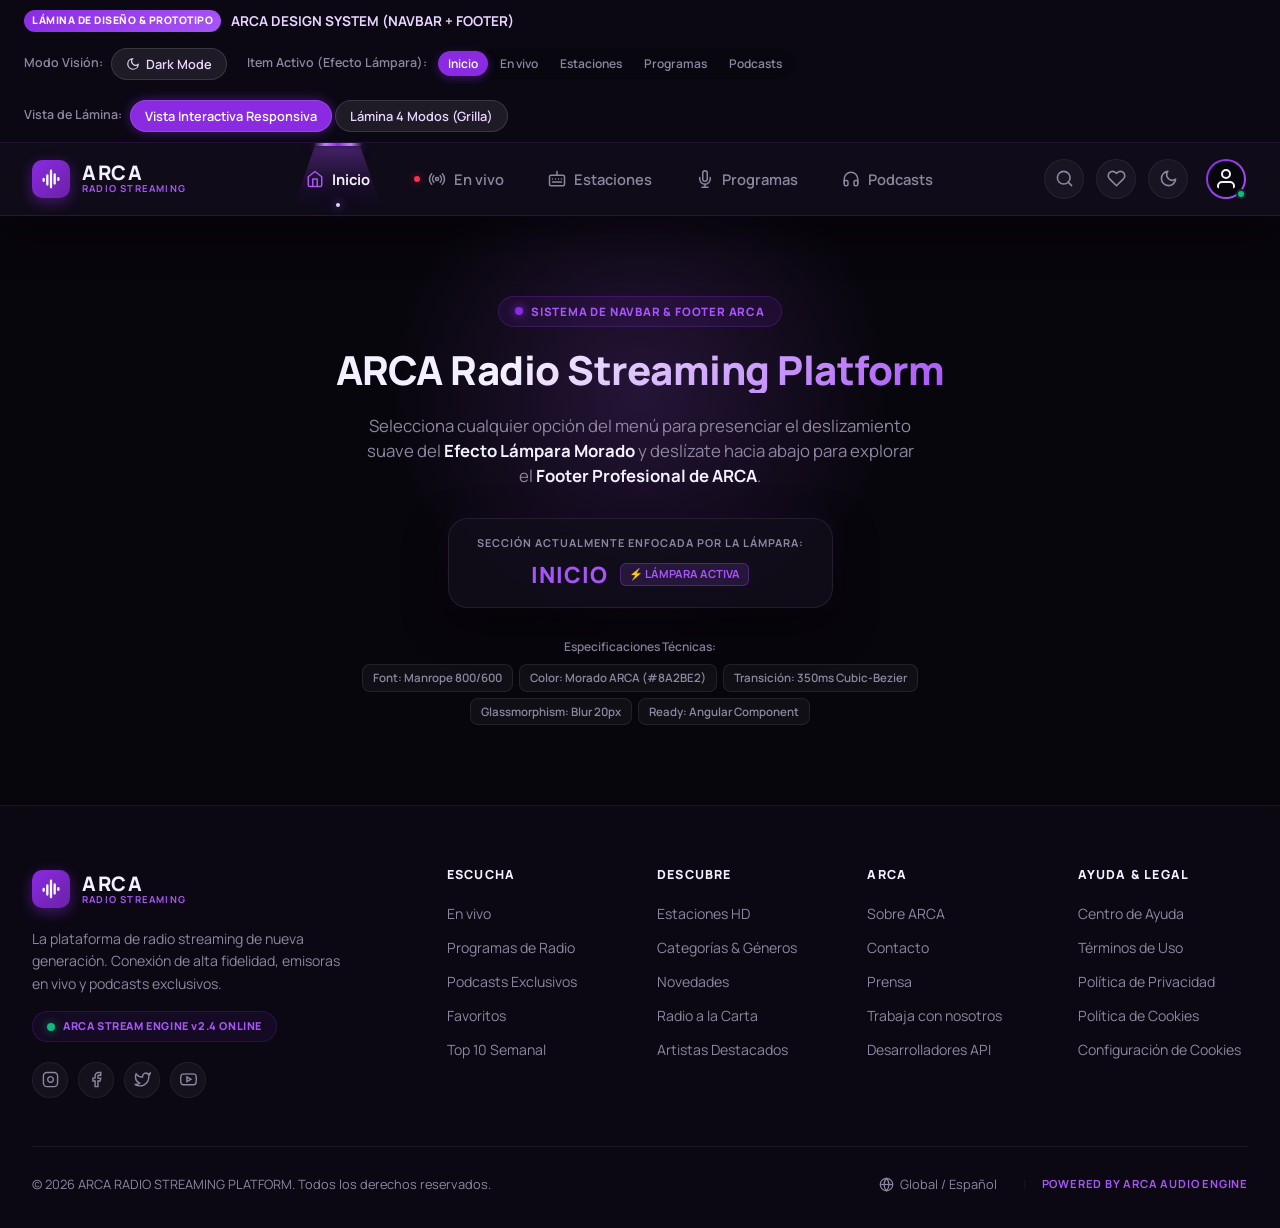
<file: index.html>
<!DOCTYPE html>
<html lang="es" data-theme="dark">
<head>
  <meta charset="UTF-8">
  <meta name="viewport" content="width=device-width, initial-scale=1.0">
  <title>ARCA — Componentes Navbar & Footer Profesional (Radio Streaming)</title>
  <meta name="description" content="Especificación y prototipo interactivo definitivo de los componentes Navbar (con Efecto Lámpara Spotlight) y Footer Profesional de la plataforma ARCA Radio Streaming.">
  
  <!-- Fonts -->
  <link rel="preconnect" href="https://fonts.googleapis.com">
  <link rel="preconnect" href="https://fonts.gstatic.com" crossorigin>
  <link href="https://fonts.googleapis.com/css2?family=Manrope:wght@400;500;600;700;800&display=swap" rel="stylesheet">
  
  <!-- Main CSS -->
  <link rel="stylesheet" href="css/styles.css">
</head>
<body>

  <!-- ==========================================================================
       SHOWCASE STUDIO CONTROLS (Solo para pruebas e inspección de estados)
       ========================================================================== -->
  <aside class="showcase-bar" aria-label="Panel de Control de la Lámina">
    <div class="showcase-bar-content">
      <div class="showcase-brand">
        <span class="badge-studio">LÁMINA DE DISEÑO & PROTOTIPO</span>
        <strong>ARCA DESIGN SYSTEM (NAVBAR + FOOTER)</strong>
      </div>

      <div class="showcase-controls">
        <!-- Control de Tema -->
        <div class="control-group">
          <label for="theme-selector">Modo Visión:</label>
          <button id="theme-toggle-btn" class="showcase-btn" title="Alternar entre Dark Mode y Light Mode">
            <svg class="icon-sun" viewBox="0 0 24 24" fill="none" stroke="currentColor" stroke-width="2"><circle cx="12" cy="12" r="5"/><line x1="12" y1="1" x2="12" y2="3"/><line x1="12" y1="21" x2="12" y2="23"/><line x1="4.22" y1="4.22" x2="5.64" y2="5.64"/><line x1="18.36" y1="18.36" x2="19.78" y2="19.78"/><line x1="1" y1="12" x2="3" y2="12"/><line x1="21" y1="12" x2="23" y2="12"/><line x1="4.22" y1="19.78" x2="5.64" y2="18.36"/><line x1="18.36" y1="5.64" x2="19.78" y2="4.22"/></svg>
            <svg class="icon-moon" viewBox="0 0 24 24" fill="none" stroke="currentColor" stroke-width="2"><path d="M21 12.79A9 9 0 1 1 11.21 3 7 7 0 0 0 21 12.79z"/></svg>
            <span id="theme-label-text">Dark Mode</span>
          </button>
        </div>

        <!-- Selector de Item Activo -->
        <div class="control-group">
          <label>Item Activo (Efecto Lámpara):</label>
          <div class="pill-selector" id="active-item-pills">
            <button data-item="inicio" class="pill-btn active">Inicio</button>
            <button data-item="live" class="pill-btn">En vivo</button>
            <button data-item="stations" class="pill-btn">Estaciones</button>
            <button data-item="programs" class="pill-btn">Programas</button>
            <button data-item="podcasts" class="pill-btn">Podcasts</button>
          </div>
        </div>

        <!-- Modo de Visualización -->
        <div class="control-group">
          <label>Vista de Lámina:</label>
          <div class="view-mode-buttons">
            <button id="view-interactive-btn" class="showcase-btn active">Vista Interactiva Responsiva</button>
            <button id="view-sheet-btn" class="showcase-btn">Lámina 4 Modos (Grilla)</button>
          </div>
        </div>
      </div>
    </div>
  </aside>

  <!-- ==========================================================================
       VISTA 1: INTERACTIVA Y RESPONSIVA (Live Component Sandbox)
       ========================================================================== -->
  <main id="interactive-workspace" class="interactive-workspace">

    <!-- ARCA DESKTOP NAVBAR COMPONENT -->
    <header class="arca-navbar-desktop" id="arca-desktop-navbar" role="banner">
      <div class="arca-navbar-container">
        
        <!-- IZQUIERDA: ArcaLogo -->
        <div class="arca-logo-component">
          <a href="#" class="arca-logo-link" aria-label="ARCA Radio Streaming - Ir a inicio">
            <div class="logo-icon-wrapper">
              <svg class="arca-logo-svg" viewBox="0 0 24 24" fill="none" xmlns="http://www.w3.org/2000/svg">
                <path d="M4 12V14M8 8V18M12 3V21M16 7V17M20 11V13" stroke="currentColor" stroke-width="2.5" stroke-linecap="round" stroke-linejoin="round"/>
              </svg>
            </div>
            <div class="logo-brand-details">
              <span class="logo-title">ARCA</span>
              <span class="logo-subtitle">RADIO STREAMING</span>
            </div>
          </a>
        </div>

        <!-- CENTRO: DesktopNavigation + Lamp Effect Spotlight -->
        <nav class="arca-desktop-nav" aria-label="Navegación principal desktop">
          <!-- Elemento Lámpara Deslizable Único -->
          <div class="lamp-spotlight-desktop" id="lamp-desktop" aria-hidden="true">
            <div class="lamp-top-bar"></div>
            <div class="lamp-light-cone"></div>
            <div class="lamp-glow-point"></div>
          </div>

          <ul class="arca-nav-list" id="desktop-nav-list" role="menubar">
            
            <li role="none">
              <button role="menuitem" class="arca-nav-link active" data-nav="inicio" id="nav-item-inicio" tabindex="0">
                <svg class="arca-nav-icon" viewBox="0 0 24 24" fill="none" stroke="currentColor" stroke-width="2" stroke-linecap="round" stroke-linejoin="round"><path d="M3 9l9-7 9 7v11a2 2 0 0 1-2 2H5a2 2 0 0 1-2-2z"/><polyline points="9 22 9 12 15 12 15 22"/></svg>
                <span class="nav-text">Inicio</span>
              </button>
            </li>

            <li role="none">
              <button role="menuitem" class="arca-nav-link" data-nav="live" id="nav-item-live" tabindex="0">
                <span class="live-dot-indicator" aria-hidden="true"></span>
                <svg class="arca-nav-icon" viewBox="0 0 24 24" fill="none" stroke="currentColor" stroke-width="2" stroke-linecap="round" stroke-linejoin="round"><path d="M4.9 19.1C1 15.2 1 8.8 4.9 4.9"/><path d="M7.8 16.2c-2.3-2.3-2.3-6.1 0-8.5"/><circle cx="12" cy="12" r="2"/><path d="M16.2 7.8c2.3 2.3 2.3 6.1 0 8.5"/><path d="M19.1 4.9c3.9 3.9 3.9 10.3 0 14.2"/></svg>
                <span class="nav-text">En vivo</span>
              </button>
            </li>

            <li role="none">
              <button role="menuitem" class="arca-nav-link" data-nav="stations" id="nav-item-stations" tabindex="0">
                <svg class="arca-nav-icon" viewBox="0 0 24 24" fill="none" stroke="currentColor" stroke-width="2" stroke-linecap="round" stroke-linejoin="round"><rect x="2" y="7" width="20" height="14" rx="2" ry="2"/><path d="M6 12h.01"/><path d="M10 12h.01"/><path d="M14 12h.01"/><path d="M18 12h.01"/><path d="M6 16h12"/><path d="M12 2v5"/></svg>
                <span class="nav-text">Estaciones</span>
              </button>
            </li>

            <li role="none">
              <button role="menuitem" class="arca-nav-link" data-nav="programs" id="nav-item-programs" tabindex="0">
                <svg class="arca-nav-icon" viewBox="0 0 24 24" fill="none" stroke="currentColor" stroke-width="2" stroke-linecap="round" stroke-linejoin="round"><path d="M12 1a3 3 0 0 0-3 3v8a3 3 0 0 0 6 0V4a3 3 0 0 0-3-3z"/><path d="M19 10v2a7 7 0 0 1-14 0v-2"/><line x1="12" y1="19" x2="12" y2="23"/><line x1="8" y1="23" x2="16" y2="23"/></svg>
                <span class="nav-text">Programas</span>
              </button>
            </li>

            <li role="none">
              <button role="menuitem" class="arca-nav-link" data-nav="podcasts" id="nav-item-podcasts" tabindex="0">
                <svg class="arca-nav-icon" viewBox="0 0 24 24" fill="none" stroke="currentColor" stroke-width="2" stroke-linecap="round" stroke-linejoin="round"><path d="M3 18v-6a9 9 0 0 1 18 0v6"/><path d="M21 19a2 2 0 0 1-2 2h-1a2 2 0 0 1-2-2v-3a2 2 0 0 1 2-2h3zM3 19a2 2 0 0 0 2 2h1a2 2 0 0 0 2-2v-3a2 2 0 0 0-2-2H3z"/></svg>
                <span class="nav-text">Podcasts</span>
              </button>
            </li>

          </ul>
        </nav>

        <!-- DERECHA: UtilityActions, ThemeToggle, ProfileButton -->
        <div class="arca-utility-actions">
          
          <button class="arca-action-btn" id="btn-search" aria-label="Buscar en ARCA" title="Buscar (Ctrl+K)">
            <svg viewBox="0 0 24 24" fill="none" stroke="currentColor" stroke-width="2" stroke-linecap="round" stroke-linejoin="round"><circle cx="11" cy="11" r="8"/><line x1="21" y1="21" x2="16.65" y2="16.65"/></svg>
            <span class="tooltip">Buscar</span>
          </button>

          <button class="arca-action-btn" id="btn-favorites" aria-label="Ver Favoritos" title="Mis Favoritos">
            <svg viewBox="0 0 24 24" fill="none" stroke="currentColor" stroke-width="2" stroke-linecap="round" stroke-linejoin="round"><path d="M20.84 4.61a5.5 5.5 0 0 0-7.78 0L12 5.67l-1.06-1.06a5.5 5.5 0 0 0-7.78 7.78l1.06 1.06L12 21.23l7.78-7.78 1.06-1.06a5.5 5.5 0 0 0 0-7.78z"/></svg>
            <span class="tooltip">Favoritos</span>
          </button>

          <button class="arca-action-btn theme-toggle-nav-btn" id="btn-nav-theme-toggle" aria-label="Cambiar tema de color" title="Alternar Modo Oscuro/Claro">
            <svg class="icon-sun" viewBox="0 0 24 24" fill="none" stroke="currentColor" stroke-width="2" stroke-linecap="round" stroke-linejoin="round"><circle cx="12" cy="12" r="5"/><line x1="12" y1="1" x2="12" y2="3"/><line x1="12" y1="21" x2="12" y2="23"/><line x1="4.22" y1="4.22" x2="5.64" y2="5.64"/><line x1="18.36" y1="18.36" x2="19.78" y2="19.78"/><line x1="1" y1="12" x2="3" y2="12"/><line x1="21" y1="12" x2="23" y2="12"/><line x1="4.22" y1="19.78" x2="5.64" y2="18.36"/><line x1="18.36" y1="5.64" x2="19.78" y2="4.22"/></svg>
            <svg class="icon-moon" viewBox="0 0 24 24" fill="none" stroke="currentColor" stroke-width="2" stroke-linecap="round" stroke-linejoin="round"><path d="M21 12.79A9 9 0 1 1 11.21 3 7 7 0 0 0 21 12.79z"/></svg>
            <span class="tooltip">Tema</span>
          </button>

          <div class="arca-profile-menu">
            <button class="arca-profile-btn" id="btn-profile" aria-label="Perfil de usuario" aria-haspopup="true">
              <div class="avatar-ring">
                <svg class="avatar-icon" viewBox="0 0 24 24" fill="none" stroke="currentColor" stroke-width="2" stroke-linecap="round" stroke-linejoin="round"><path d="M20 21v-2a4 4 0 0 0-4-4H8a4 4 0 0 0-4 4v2"/><circle cx="12" cy="7" r="4"/></svg>
              </div>
              <span class="status-indicator-dot" title="En línea"></span>
            </button>
          </div>

        </div>

      </div>
    </header>

    <!-- ÁREA DE DEMOSTRACIÓN DE FONDO -->
    <section class="demo-viewport-canvas">
      <div class="canvas-ambient-glow"></div>
      
      <div class="canvas-hero-mock">
        <div class="hero-chip">
          <span class="chip-pulse"></span>
          <span>SISTEMA DE NAVBAR & FOOTER ARCA</span>
        </div>
        <h1 class="hero-title">ARCA Radio Streaming Platform</h1>
        <p class="hero-subtitle">
          Selecciona cualquier opción del menú para presenciar el deslizamiento suave del <strong>Efecto Lámpara Morado</strong> y deslízate hacia abajo para explorar el <strong>Footer Profesional de ARCA</strong>.
        </p>

        <!-- Indicador de Estado Activo Actual -->
        <div class="active-state-card">
          <span class="card-label">SECCIÓN ACTUALMENTE ENFOCADA POR LA LÁMPARA:</span>
          <div class="card-value-display">
            <span id="active-item-name">INICIO</span>
            <span class="lamp-status-badge">⚡ LÁMPARA ACTIVA</span>
          </div>
        </div>

        <!-- Demostración de Especificaciones -->
        <div class="states-preview-row">
          <span class="states-title">Especificaciones Técnicas:</span>
          <div class="states-tags">
            <span class="tag">Font: Manrope 800/600</span>
            <span class="tag">Color: Morado ARCA (#8A2BE2)</span>
            <span class="tag">Transición: 350ms Cubic-Bezier</span>
            <span class="tag">Glassmorphism: Blur 20px</span>
            <span class="tag">Ready: Angular Component</span>
          </div>
        </div>
      </div>
    </section>

    <!-- ==========================================================================
         ARCA FOOTER COMPONENT
         ========================================================================== -->
    <footer class="arca-footer-component" id="arca-footer" role="contentinfo">
      <div class="arca-footer-container">
        
        <!-- PARTE SUPERIOR: GRID DE COLUMNAS -->
        <div class="arca-footer-grid">
          
          <!-- COLUMNA 1: BRAND DETAIL -->
          <div class="footer-brand-col">
            <div class="arca-logo-link footer-logo">
              <div class="logo-icon-wrapper">
                <svg class="arca-logo-svg" viewBox="0 0 24 24" fill="none" xmlns="http://www.w3.org/2000/svg">
                  <path d="M4 12V14M8 8V18M12 3V21M16 7V17M20 11V13" stroke="currentColor" stroke-width="2.5" stroke-linecap="round" stroke-linejoin="round"/>
                </svg>
              </div>
              <div class="logo-brand-details">
                <span class="logo-title">ARCA</span>
                <span class="logo-subtitle">RADIO STREAMING</span>
              </div>
            </div>
            <p class="footer-tagline">
              La plataforma de radio streaming de nueva generación. Conexión de alta fidelidad, emisoras en vivo y podcasts exclusivos.
            </p>
            <div class="footer-stream-status">
              <span class="status-badge-dot"></span>
              <span class="status-badge-text">ARCA STREAM ENGINE v2.4 ONLINE</span>
            </div>
            <!-- Social Networks -->
            <div class="footer-social-row">
              <a href="#" class="social-icon-btn" aria-label="Instagram de ARCA">
                <svg viewBox="0 0 24 24" fill="none" stroke="currentColor" stroke-width="2"><rect x="2" y="2" width="20" height="20" rx="5" ry="5"/><path d="M16 11.37A4 4 0 1 1 12.63 8 4 4 0 0 1 16 11.37z"/><line x1="17.5" y1="6.5" x2="17.51" y2="6.5"/></svg>
              </a>
              <a href="#" class="social-icon-btn" aria-label="Facebook de ARCA">
                <svg viewBox="0 0 24 24" fill="none" stroke="currentColor" stroke-width="2"><path d="M18 2h-3a5 5 0 0 0-5 5v3H7v4h3v8h4v-8h3l1-4h-4V7a1 1 0 0 1 1-1h3z"/></svg>
              </a>
              <a href="#" class="social-icon-btn" aria-label="X (Twitter) de ARCA">
                <svg viewBox="0 0 24 24" fill="none" stroke="currentColor" stroke-width="2"><path d="M23 3a10.9 10.9 0 0 1-3.14 1.53 4.48 4.48 0 0 0-7.86 3v1A10.66 10.66 0 0 1 3 4s-4 9 5 13a11.64 11.64 0 0 1-7 2c9 5 20 0 20-11.5a4.5 4.5 0 0 0-.08-.83A7.72 7.72 0 0 0 23 3z"/></svg>
              </a>
              <a href="#" class="social-icon-btn" aria-label="YouTube de ARCA">
                <svg viewBox="0 0 24 24" fill="none" stroke="currentColor" stroke-width="2"><path d="M22.54 6.42a2.78 2.78 0 0 0-1.94-2C18.88 4 12 4 12 4s-6.88 0-8.6.46a2.78 2.78 0 0 0-1.94 2A29 29 0 0 0 1 11.75a29 29 0 0 0 .46 5.33A2.78 2.78 0 0 0 3.4 19c1.72.46 8.6.46 8.6.46s6.88 0 8.6-.46a2.78 2.78 0 0 0 1.94-2 29 29 0 0 0 .46-5.25 29 29 0 0 0-.46-5.33z"/><polygon points="9.75 15.02 15.5 11.75 9.75 8.48 9.75 15.02"/></svg>
              </a>
            </div>
          </div>

          <!-- COLUMNA 2: ESCUCHA -->
          <div class="footer-links-col">
            <h4 class="footer-col-title">ESCUCHA</h4>
            <ul class="footer-links-list">
              <li><a href="#" class="footer-link" data-nav="live">En vivo</a></li>
              <li><a href="#" class="footer-link" data-nav="programs">Programas de Radio</a></li>
              <li><a href="#" class="footer-link" data-nav="podcasts">Podcasts Exclusivos</a></li>
              <li><a href="#" class="footer-link">Favoritos</a></li>
              <li><a href="#" class="footer-link">Top 10 Semanal</a></li>
            </ul>
          </div>

          <!-- COLUMNA 3: DESCUBRE -->
          <div class="footer-links-col">
            <h4 class="footer-col-title">DESCUBRE</h4>
            <ul class="footer-links-list">
              <li><a href="#" class="footer-link" data-nav="stations">Estaciones HD</a></li>
              <li><a href="#" class="footer-link">Categorías & Géneros</a></li>
              <li><a href="#" class="footer-link">Novedades</a></li>
              <li><a href="#" class="footer-link">Radio a la Carta</a></li>
              <li><a href="#" class="footer-link">Artistas Destacados</a></li>
            </ul>
          </div>

          <!-- COLUMNA 4: ARCA PLATAFORMA -->
          <div class="footer-links-col">
            <h4 class="footer-col-title">ARCA</h4>
            <ul class="footer-links-list">
              <li><a href="#" class="footer-link">Sobre ARCA</a></li>
              <li><a href="#" class="footer-link">Contacto</a></li>
              <li><a href="#" class="footer-link">Prensa</a></li>
              <li><a href="#" class="footer-link">Trabaja con nosotros</a></li>
              <li><a href="#" class="footer-link">Desarrolladores API</a></li>
            </ul>
          </div>

          <!-- COLUMNA 5: AYUDA Y LEGAL -->
          <div class="footer-links-col">
            <h4 class="footer-col-title">AYUDA & LEGAL</h4>
            <ul class="footer-links-list">
              <li><a href="#" class="footer-link">Centro de Ayuda</a></li>
              <li><a href="#" class="footer-link">Términos de Uso</a></li>
              <li><a href="#" class="footer-link">Política de Privacidad</a></li>
              <li><a href="#" class="footer-link">Política de Cookies</a></li>
              <li><a href="#" class="footer-link">Configuración de Cookies</a></li>
            </ul>
          </div>

        </div>

        <!-- PARTE INFERIOR: BARRA DE COPYRIGHT Y CONFIGURACIÓN -->
        <div class="arca-footer-bottom">
          <div class="copyright-text">
            © 2026 ARCA RADIO STREAMING PLATFORM. Todos los derechos reservados.
          </div>
          
          <div class="footer-bottom-selectors">
            <div class="region-selector">
              <svg viewBox="0 0 24 24" fill="none" stroke="currentColor" stroke-width="2" class="globe-icon"><circle cx="12" cy="12" r="10"/><line x1="2" y1="12" x2="22" y2="12"/><path d="M12 2a15.3 15.3 0 0 1 4 10 15.3 15.3 0 0 1-4 10 15.3 15.3 0 0 1-4-10 15.3 15.3 0 0 1 4-10z"/></svg>
              <span>Global / Español</span>
            </div>
            <span class="bottom-divider">|</span>
            <div class="footer-badge-tech">
              <span>POWERED BY ARCA AUDIO ENGINE</span>
            </div>
          </div>
        </div>

      </div>
    </footer>

    <!-- ARCA MOBILE BOTTOM NAVBAR COMPONENT (Cápsula Flotante) -->
    <nav class="arca-navbar-mobile" id="arca-mobile-navbar" aria-label="Navegación inferior móvil">
      <div class="arca-mobile-capsule">
        
        <!-- Lámpara Móvil Deslizable -->
        <div class="lamp-spotlight-mobile" id="lamp-mobile" aria-hidden="true">
          <div class="lamp-top-bar"></div>
          <div class="lamp-light-cone"></div>
        </div>

        <ul class="arca-mobile-nav-list">
          
          <li>
            <button class="arca-mobile-item active" data-nav="inicio">
              <svg class="mobile-icon" viewBox="0 0 24 24" fill="none" stroke="currentColor" stroke-width="2" stroke-linecap="round" stroke-linejoin="round"><path d="M3 9l9-7 9 7v11a2 2 0 0 1-2 2H5a2 2 0 0 1-2-2z"/><polyline points="9 22 9 12 15 12 15 22"/></svg>
              <span class="mobile-label">Inicio</span>
            </button>
          </li>

          <li>
            <button class="arca-mobile-item" data-nav="live">
              <svg class="mobile-icon" viewBox="0 0 24 24" fill="none" stroke="currentColor" stroke-width="2" stroke-linecap="round" stroke-linejoin="round"><path d="M4.9 19.1C1 15.2 1 8.8 4.9 4.9"/><path d="M7.8 16.2c-2.3-2.3-2.3-6.1 0-8.5"/><circle cx="12" cy="12" r="2"/><path d="M16.2 7.8c2.3 2.3 2.3 6.1 0 8.5"/><path d="M19.1 4.9c3.9 3.9 3.9 10.3 0 14.2"/></svg>
              <span class="mobile-label">En vivo</span>
            </button>
          </li>

          <li>
            <button class="arca-mobile-item" data-nav="stations">
              <svg class="mobile-icon" viewBox="0 0 24 24" fill="none" stroke="currentColor" stroke-width="2" stroke-linecap="round" stroke-linejoin="round"><rect x="2" y="7" width="20" height="14" rx="2" ry="2"/><path d="M6 12h.01"/><path d="M10 12h.01"/><path d="M14 12h.01"/><path d="M18 12h.01"/><path d="M6 16h12"/><path d="M12 2v5"/></svg>
              <span class="mobile-label">Estaciones</span>
            </button>
          </li>

          <li>
            <button class="arca-mobile-item" data-nav="programs">
              <svg class="mobile-icon" viewBox="0 0 24 24" fill="none" stroke="currentColor" stroke-width="2" stroke-linecap="round" stroke-linejoin="round"><path d="M12 1a3 3 0 0 0-3 3v8a3 3 0 0 0 6 0V4a3 3 0 0 0-3-3z"/><path d="M19 10v2a7 7 0 0 1-14 0v-2"/><line x1="12" y1="19" x2="12" y2="23"/><line x1="8" y1="23" x2="16" y2="23"/></svg>
              <span class="mobile-label">Programas</span>
            </button>
          </li>

          <li>
            <button class="arca-mobile-item" data-nav="podcasts">
              <svg class="mobile-icon" viewBox="0 0 24 24" fill="none" stroke="currentColor" stroke-width="2" stroke-linecap="round" stroke-linejoin="round"><path d="M3 18v-6a9 9 0 0 1 18 0v6"/><path d="M21 19a2 2 0 0 1-2 2h-1a2 2 0 0 1-2-2v-3a2 2 0 0 1 2-2h3zM3 19a2 2 0 0 0 2 2h1a2 2 0 0 0 2-2v-3a2 2 0 0 0-2-2H3z"/></svg>
              <span class="mobile-label">Podcasts</span>
            </button>
          </li>

        </ul>
      </div>
    </nav>

  </main>


  <!-- ==========================================================================
       VISTA 2: LÁMINA COMPLETA DE ENTREGABLE (Grilla Comparativa 4 Variantes)
       A. Desktop Dark Mode | B. Desktop Light Mode | C. Mobile Dark Mode | D. Mobile Light Mode
       ========================================================================== -->
  <section id="sheet-workspace" class="sheet-workspace hidden">
    <div class="sheet-container">
      
      <header class="sheet-header">
        <h1>ARCA SYSTEM — LÁMINA DE DISEÑO DEFINITIVA (NAVBAR + FOOTER)</h1>
        <p>Especificación visual y comparativa de los 4 estados principales (Desktop/Mobile × Dark/Light Mode) y matriz de interacciones de los componentes.</p>
      </header>

      <!-- SECCIÓN A: DESKTOP DARK MODE -->
      <article class="sheet-card dark-preview-bg">
        <div class="sheet-card-meta">
          <span class="section-badge">MODO A</span>
          <h3>Desktop — Dark Mode (Navbar & Footer System)</h3>
        </div>
        <div class="mock-nav-frame dark-theme-scope">
          <!-- Static Desktop Navbar Dark -->
          <div class="arca-navbar-desktop static-nav">
            <div class="arca-navbar-container">
              <div class="arca-logo-component">
                <div class="arca-logo-link">
                  <div class="logo-icon-wrapper"><svg class="arca-logo-svg" viewBox="0 0 24 24" fill="none"><path d="M4 12V14M8 8V18M12 3V21M16 7V17M20 11V13" stroke="currentColor" stroke-width="2.5" stroke-linecap="round"/></svg></div>
                  <div class="logo-brand-details"><span class="logo-title">ARCA</span><span class="logo-subtitle">RADIO STREAMING</span></div>
                </div>
              </div>
              <nav class="arca-desktop-nav">
                <div class="lamp-spotlight-desktop active-on-first">
                  <div class="lamp-top-bar"></div>
                  <div class="lamp-light-cone"></div>
                  <div class="lamp-glow-point"></div>
                </div>
                <ul class="arca-nav-list">
                  <li><div class="arca-nav-link active"><svg class="arca-nav-icon" viewBox="0 0 24 24" fill="none" stroke="currentColor" stroke-width="2"><path d="M3 9l9-7 9 7v11a2 2 0 0 1-2 2H5a2 2 0 0 1-2-2z"/></svg><span>Inicio</span></div></li>
                  <li><div class="arca-nav-link"><svg class="arca-nav-icon" viewBox="0 0 24 24" fill="none" stroke="currentColor" stroke-width="2"><circle cx="12" cy="12" r="2"/></svg><span>En vivo</span></div></li>
                  <li><div class="arca-nav-link"><svg class="arca-nav-icon" viewBox="0 0 24 24" fill="none" stroke="currentColor" stroke-width="2"><rect x="2" y="7" width="20" height="14" rx="2"/></svg><span>Estaciones</span></div></li>
                  <li><div class="arca-nav-link"><svg class="arca-nav-icon" viewBox="0 0 24 24" fill="none" stroke="currentColor" stroke-width="2"><path d="M12 1a3 3 0 0 0-3 3v8a3 3 0 0 0 6 0V4a3 3 0 0 0-3-3z"/></svg><span>Programas</span></div></li>
                  <li><div class="arca-nav-link"><svg class="arca-nav-icon" viewBox="0 0 24 24" fill="none" stroke="currentColor" stroke-width="2"><path d="M3 18v-6a9 9 0 0 1 18 0v6"/></svg><span>Podcasts</span></div></li>
                </ul>
              </nav>
              <div class="arca-utility-actions">
                <div class="arca-action-btn"><svg viewBox="0 0 24 24" fill="none" stroke="currentColor" stroke-width="2"><circle cx="11" cy="11" r="8"/><line x1="21" y1="21" x2="16.65" y2="16.65"/></svg></div>
                <div class="arca-action-btn"><svg viewBox="0 0 24 24" fill="none" stroke="currentColor" stroke-width="2"><path d="M20.84 4.61a5.5 5.5 0 0 0-7.78 0L12 5.67l-1.06-1.06a5.5 5.5 0 0 0-7.78 7.78l1.06 1.06L12 21.23l7.78-7.78 1.06-1.06a5.5 5.5 0 0 0 0-7.78z"/></svg></div>
                <div class="arca-action-btn"><svg viewBox="0 0 24 24" fill="none" stroke="currentColor" stroke-width="2"><path d="M21 12.79A9 9 0 1 1 11.21 3 7 7 0 0 0 21 12.79z"/></svg></div>
                <div class="arca-profile-btn"><div class="avatar-ring"><svg class="avatar-icon" viewBox="0 0 24 24" fill="none" stroke="currentColor" stroke-width="2"><path d="M20 21v-2a4 4 0 0 0-4-4H8a4 4 0 0 0-4 4v2"/><circle cx="12" cy="7" r="4"/></svg></div></div>
              </div>
            </div>
          </div>
        </div>
      </article>

      <!-- SECCIÓN B: DESKTOP LIGHT MODE -->
      <article class="sheet-card light-preview-bg">
        <div class="sheet-card-meta">
          <span class="section-badge light">MODO B</span>
          <h3>Desktop — Light Mode (Superficie Clara Pulcra)</h3>
        </div>
        <div class="mock-nav-frame light-theme-scope">
          <!-- Static Desktop Navbar Light -->
          <div class="arca-navbar-desktop static-nav">
            <div class="arca-navbar-container">
              <div class="arca-logo-component">
                <div class="arca-logo-link">
                  <div class="logo-icon-wrapper"><svg class="arca-logo-svg" viewBox="0 0 24 24" fill="none"><path d="M4 12V14M8 8V18M12 3V21M16 7V17M20 11V13" stroke="currentColor" stroke-width="2.5" stroke-linecap="round"/></svg></div>
                  <div class="logo-brand-details"><span class="logo-title">ARCA</span><span class="logo-subtitle">RADIO STREAMING</span></div>
                </div>
              </div>
              <nav class="arca-desktop-nav">
                <div class="lamp-spotlight-desktop active-on-first">
                  <div class="lamp-top-bar"></div>
                  <div class="lamp-light-cone"></div>
                  <div class="lamp-glow-point"></div>
                </div>
                <ul class="arca-nav-list">
                  <li><div class="arca-nav-link active"><svg class="arca-nav-icon" viewBox="0 0 24 24" fill="none" stroke="currentColor" stroke-width="2"><path d="M3 9l9-7 9 7v11a2 2 0 0 1-2 2H5a2 2 0 0 1-2-2z"/></svg><span>Inicio</span></div></li>
                  <li><div class="arca-nav-link"><svg class="arca-nav-icon" viewBox="0 0 24 24" fill="none" stroke="currentColor" stroke-width="2"><circle cx="12" cy="12" r="2"/></svg><span>En vivo</span></div></li>
                  <li><div class="arca-nav-link"><svg class="arca-nav-icon" viewBox="0 0 24 24" fill="none" stroke="currentColor" stroke-width="2"><rect x="2" y="7" width="20" height="14" rx="2"/></svg><span>Estaciones</span></div></li>
                  <li><div class="arca-nav-link"><svg class="arca-nav-icon" viewBox="0 0 24 24" fill="none" stroke="currentColor" stroke-width="2"><path d="M12 1a3 3 0 0 0-3 3v8a3 3 0 0 0 6 0V4a3 3 0 0 0-3-3z"/></svg><span>Programas</span></div></li>
                  <li><div class="arca-nav-link"><svg class="arca-nav-icon" viewBox="0 0 24 24" fill="none" stroke="currentColor" stroke-width="2"><path d="M3 18v-6a9 9 0 0 1 18 0v6"/></svg><span>Podcasts</span></div></li>
                </ul>
              </nav>
              <div class="arca-utility-actions">
                <div class="arca-action-btn"><svg viewBox="0 0 24 24" fill="none" stroke="currentColor" stroke-width="2"><circle cx="11" cy="11" r="8"/><line x1="21" y1="21" x2="16.65" y2="16.65"/></svg></div>
                <div class="arca-action-btn"><svg viewBox="0 0 24 24" fill="none" stroke="currentColor" stroke-width="2"><path d="M20.84 4.61a5.5 5.5 0 0 0-7.78 0L12 5.67l-1.06-1.06a5.5 5.5 0 0 0-7.78 7.78l1.06 1.06L12 21.23l7.78-7.78 1.06-1.06a5.5 5.5 0 0 0 0-7.78z"/></svg></div>
                <div class="arca-action-btn"><svg viewBox="0 0 24 24" fill="none" stroke="currentColor" stroke-width="2"><circle cx="12" cy="12" r="5"/><line x1="12" y1="1" x2="12" y2="3"/><line x1="12" y1="21" x2="12" y2="23"/><line x1="4.22" y1="4.22" x2="5.64" y2="5.64"/><line x1="18.36" y1="18.36" x2="19.78" y2="19.78"/><line x1="1" y1="12" x2="3" y2="12"/><line x1="21" y1="12" x2="23" y2="12"/><line x1="4.22" y1="19.78" x2="5.64" y2="18.36"/><line x1="18.36" y1="5.64" x2="19.78" y2="4.22"/></svg></div>
                <div class="arca-profile-btn"><div class="avatar-ring"><svg class="avatar-icon" viewBox="0 0 24 24" fill="none" stroke="currentColor" stroke-width="2"><path d="M20 21v-2a4 4 0 0 0-4-4H8a4 4 0 0 0-4 4v2"/><circle cx="12" cy="7" r="4"/></svg></div></div>
              </div>
            </div>
          </div>
        </div>
      </article>

      <!-- SECCIÓN C & D: MOBILE DARK & LIGHT MODE -->
      <div class="sheet-grid-two">
        
        <article class="sheet-card dark-preview-bg">
          <div class="sheet-card-meta">
            <span class="section-badge">MODO C</span>
            <h3>Mobile — Dark Mode (Cápsula Flotante)</h3>
          </div>
          <div class="mobile-frame-mock dark-theme-scope">
            <div class="arca-mobile-capsule static-mobile">
              <div class="lamp-spotlight-mobile active-on-first">
                <div class="lamp-top-bar"></div>
                <div class="lamp-light-cone"></div>
              </div>
              <ul class="arca-mobile-nav-list">
                <li><div class="arca-mobile-item active"><svg class="mobile-icon" viewBox="0 0 24 24" fill="none" stroke="currentColor" stroke-width="2"><path d="M3 9l9-7 9 7v11a2 2 0 0 1-2 2H5a2 2 0 0 1-2-2z"/></svg><span class="mobile-label">Inicio</span></div></li>
                <li><div class="arca-mobile-item"><svg class="mobile-icon" viewBox="0 0 24 24" fill="none" stroke="currentColor" stroke-width="2"><circle cx="12" cy="12" r="2"/></svg><span class="mobile-label">En vivo</span></div></li>
                <li><div class="arca-mobile-item"><svg class="mobile-icon" viewBox="0 0 24 24" fill="none" stroke="currentColor" stroke-width="2"><rect x="2" y="7" width="20" height="14" rx="2"/></svg><span class="mobile-label">Estaciones</span></div></li>
                <li><div class="arca-mobile-item"><svg class="mobile-icon" viewBox="0 0 24 24" fill="none" stroke="currentColor" stroke-width="2"><path d="M3 18v-6a9 9 0 0 1 18 0v6"/></svg><span class="mobile-label">Podcasts</span></div></li>
              </ul>
            </div>
          </div>
        </article>

        <article class="sheet-card light-preview-bg">
          <div class="sheet-card-meta">
            <span class="section-badge light">MODO D</span>
            <h3>Mobile — Light Mode (Cápsula Clara)</h3>
          </div>
          <div class="mobile-frame-mock light-theme-scope">
            <div class="arca-mobile-capsule static-mobile">
              <div class="lamp-spotlight-mobile active-on-first">
                <div class="lamp-top-bar"></div>
                <div class="lamp-light-cone"></div>
              </div>
              <ul class="arca-mobile-nav-list">
                <li><div class="arca-mobile-item active"><svg class="mobile-icon" viewBox="0 0 24 24" fill="none" stroke="currentColor" stroke-width="2"><path d="M3 9l9-7 9 7v11a2 2 0 0 1-2 2H5a2 2 0 0 1-2-2z"/></svg><span class="mobile-label">Inicio</span></div></li>
                <li><div class="arca-mobile-item"><svg class="mobile-icon" viewBox="0 0 24 24" fill="none" stroke="currentColor" stroke-width="2"><circle cx="12" cy="12" r="2"/></svg><span class="mobile-label">En vivo</span></div></li>
                <li><div class="arca-mobile-item"><svg class="mobile-icon" viewBox="0 0 24 24" fill="none" stroke="currentColor" stroke-width="2"><rect x="2" y="7" width="20" height="14" rx="2"/></svg><span class="mobile-label">Estaciones</span></div></li>
                <li><div class="arca-mobile-item"><svg class="mobile-icon" viewBox="0 0 24 24" fill="none" stroke="currentColor" stroke-width="2"><path d="M3 18v-6a9 9 0 0 1 18 0v6"/></svg><span class="mobile-label">Podcasts</span></div></li>
              </ul>
            </div>
          </div>
        </article>

      </div>

      <!-- MATRIZ DE ESTADOS E INTERACCIONES DE LA LÁMPARA -->
      <article class="sheet-card">
        <div class="sheet-card-meta">
          <span class="section-badge">INTERACTIVIDAD</span>
          <h3>Matriz de Transición del Efecto Lámpara (5 Opciones)</h3>
        </div>
        <div class="matrix-preview-container">
          <p class="matrix-desc">Al hacer clic en cualquier opción, la lámpara realiza una animación compuesta: <strong>Slide (Desplazamiento horizontal X) + Glow Pulse (Modulación de haz luminosa) + Color Focus</strong>.</p>
          <div class="matrix-items-row">
            <div class="matrix-item">
              <span class="step-num">01</span>
              <strong>Inicio</strong>
              <small>Lámpara en Posición 1 (Default)</small>
            </div>
            <div class="matrix-arrow">➔</div>
            <div class="matrix-item">
              <span class="step-num">02</span>
              <strong>En vivo</strong>
              <small>Slide 120px + Red Pulse</small>
            </div>
            <div class="matrix-arrow">➔</div>
            <div class="matrix-item">
              <span class="step-num">03</span>
              <strong>Estaciones</strong>
              <small>Slide 240px + Smooth Glow</small>
            </div>
            <div class="matrix-arrow">➔</div>
            <div class="matrix-item">
              <span class="step-num">04</span>
              <strong>Programas</strong>
              <small>Slide 360px + Mic Accent</small>
            </div>
            <div class="matrix-arrow">➔</div>
            <div class="matrix-item">
              <span class="step-num">05</span>
              <strong>Podcasts</strong>
              <small>Slide 480px + Headphone Focus</small>
            </div>
          </div>
        </div>
      </article>

    </div>
  </section>

  <!-- Application Logic -->
  <script src="js/app.js"></script>
</body>
</html>
</file>
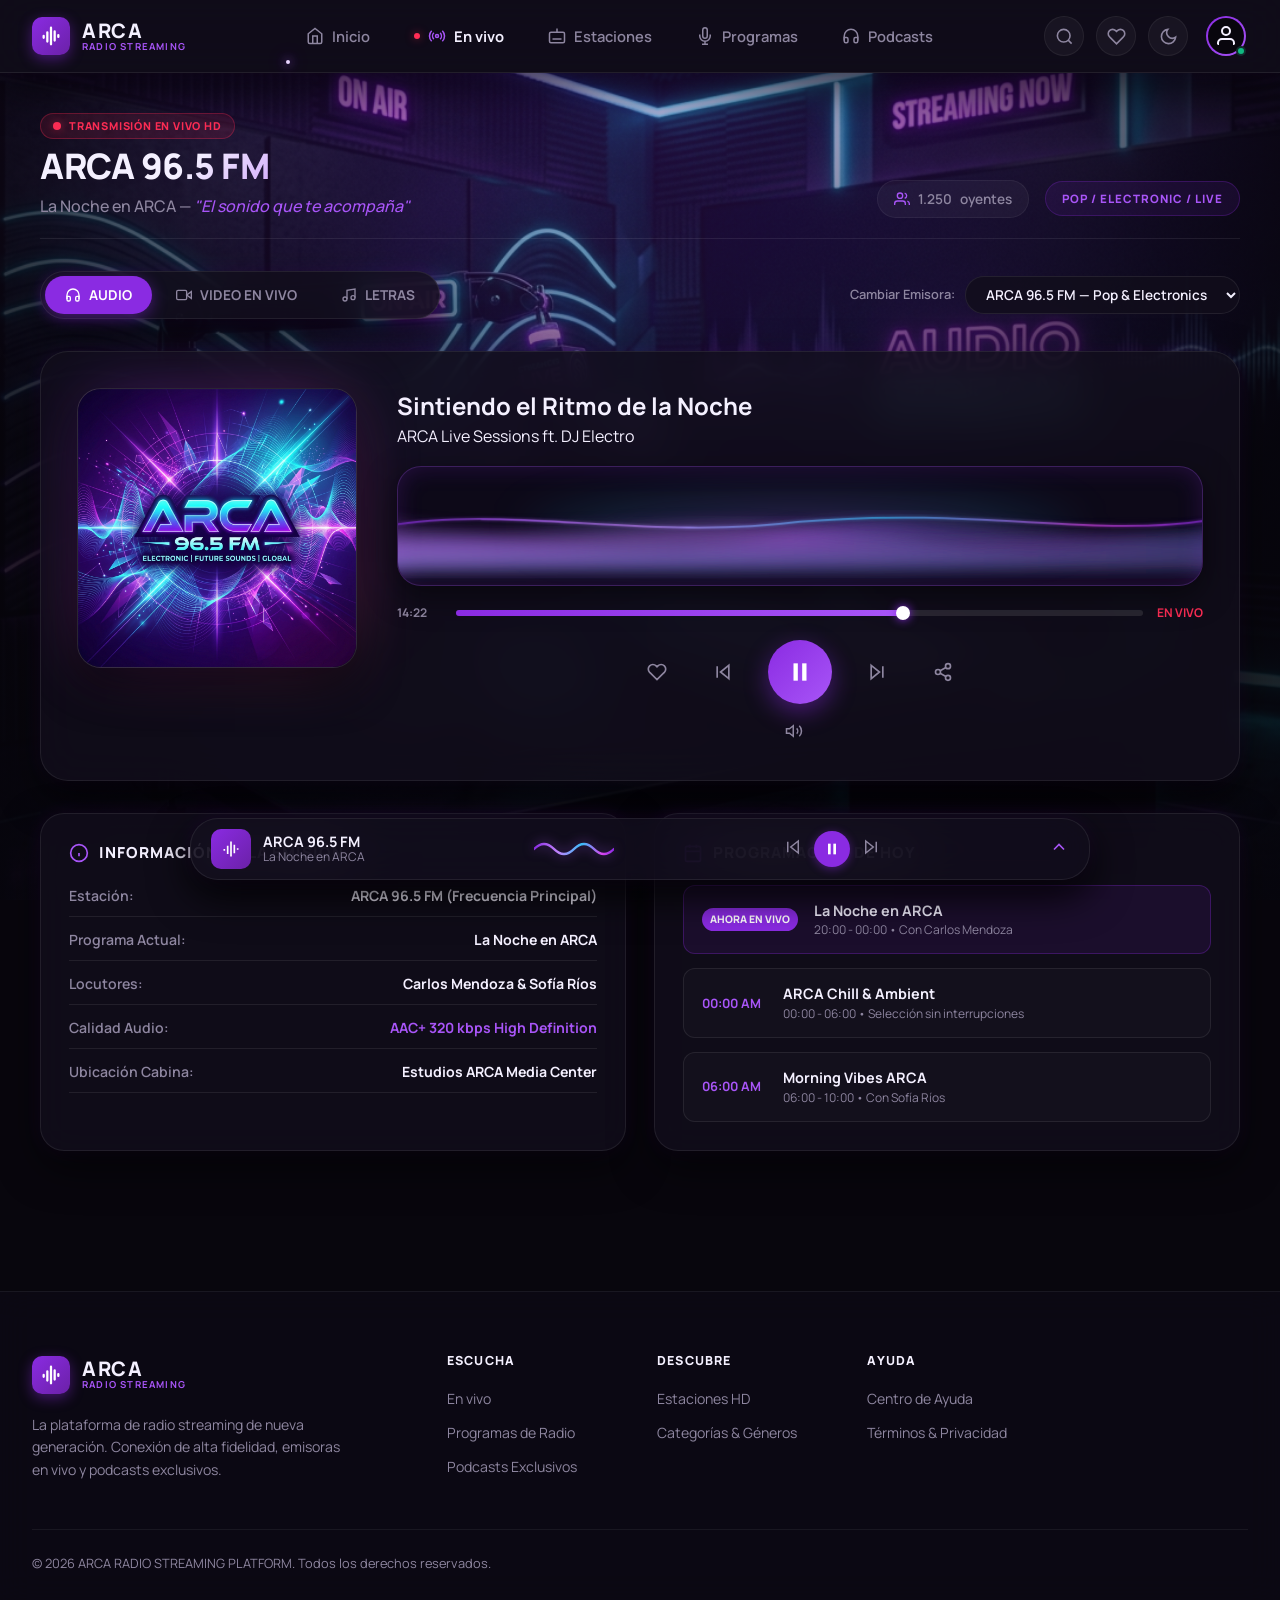
<file: arca-player.html>
<!DOCTYPE html>
<html lang="es" data-theme="dark">
<head>
  <meta charset="UTF-8">
  <meta name="viewport" content="width=device-width, initial-scale=1.0">
  <title>ARCA PLAYER — Plataforma Profesional de Radio Streaming</title>
  <meta name="description" content="El corazón multimedia de ARCA Radio Streaming: reproductor interactivo con modos Audio, Video en vivo y Letras sincronizadas.">
  
  <!-- Fonts (Manrope) -->
  <link rel="preconnect" href="https://fonts.googleapis.com">
  <link rel="preconnect" href="https://fonts.gstatic.com" crossorigin>
  <link href="https://fonts.googleapis.com/css2?family=Manrope:wght@400;500;600;700;800&display=swap" rel="stylesheet">
  
  <!-- Estilos base del sistema ARCA y del Player -->
  <link rel="stylesheet" href="css/styles.css">
  <link rel="stylesheet" href="css/arca-player.css">
</head>
<body>

  <!-- ==========================================================================
       1. ARCA DESKTOP NAVBAR (Consistencia con el sistema existente)
       ========================================================================== -->
  <header class="arca-navbar-desktop" id="arca-desktop-navbar" role="banner">
    <div class="arca-navbar-container">
      
      <!-- Logo ARCA -->
      <div class="arca-logo-component">
        <a href="index.html" class="arca-logo-link" aria-label="ARCA Radio Streaming - Ir a inicio">
          <div class="logo-icon-wrapper">
            <svg class="arca-logo-svg" viewBox="0 0 24 24" fill="none" xmlns="http://www.w3.org/2000/svg">
              <path d="M4 12V14M8 8V18M12 3V21M16 7V17M20 11V13" stroke="currentColor" stroke-width="2.5" stroke-linecap="round" stroke-linejoin="round"/>
            </svg>
          </div>
          <div class="logo-brand-details">
            <span class="logo-title">ARCA</span>
            <span class="logo-subtitle">RADIO STREAMING</span>
          </div>
        </a>
      </div>

      <!-- Navegación Central -->
      <nav class="arca-desktop-nav" aria-label="Navegación principal">
        <div class="lamp-spotlight-desktop" id="lamp-desktop" aria-hidden="true">
          <div class="lamp-top-bar"></div>
          <div class="lamp-light-cone"></div>
          <div class="lamp-glow-point"></div>
        </div>

        <ul class="arca-nav-list" id="desktop-nav-list">
          <li>
            <a href="index.html" class="arca-nav-link" data-nav="inicio">
              <svg class="arca-nav-icon" viewBox="0 0 24 24" fill="none" stroke="currentColor" stroke-width="2"><path d="M3 9l9-7 9 7v11a2 2 0 0 1-2 2H5a2 2 0 0 1-2-2z"/><polyline points="9 22 9 12 15 12 15 22"/></svg>
              <span>Inicio</span>
            </a>
          </li>
          <li>
            <button class="arca-nav-link active" data-nav="live">
              <span class="live-dot-indicator"></span>
              <svg class="arca-nav-icon" viewBox="0 0 24 24" fill="none" stroke="currentColor" stroke-width="2"><path d="M4.9 19.1C1 15.2 1 8.8 4.9 4.9"/><path d="M7.8 16.2c-2.3-2.3-2.3-6.1 0-8.5"/><circle cx="12" cy="12" r="2"/><path d="M16.2 7.8c2.3 2.3 2.3 6.1 0 8.5"/><path d="M19.1 4.9c3.9 3.9 3.9 10.3 0 14.2"/></svg>
              <span>En vivo</span>
            </button>
          </li>
          <li>
            <button class="arca-nav-link" data-nav="stations">
              <svg class="arca-nav-icon" viewBox="0 0 24 24" fill="none" stroke="currentColor" stroke-width="2"><rect x="2" y="7" width="20" height="14" rx="2"/><path d="M6 12h.01"/><path d="M10 12h.01"/><path d="M14 12h.01"/><path d="M18 12h.01"/><path d="M6 16h12"/><path d="M12 2v5"/></svg>
              <span>Estaciones</span>
            </button>
          </li>
          <li>
            <button class="arca-nav-link" data-nav="programs">
              <svg class="arca-nav-icon" viewBox="0 0 24 24" fill="none" stroke="currentColor" stroke-width="2"><path d="M12 1a3 3 0 0 0-3 3v8a3 3 0 0 0 6 0V4a3 3 0 0 0-3-3z"/><path d="M19 10v2a7 7 0 0 1-14 0v-2"/><line x1="12" y1="19" x2="12" y2="23"/><line x1="8" y1="23" x2="16" y2="23"/></svg>
              <span>Programas</span>
            </button>
          </li>
          <li>
            <button class="arca-nav-link" data-nav="podcasts">
              <svg class="arca-nav-icon" viewBox="0 0 24 24" fill="none" stroke="currentColor" stroke-width="2"><path d="M3 18v-6a9 9 0 0 1 18 0v6"/><path d="M21 19a2 2 0 0 1-2 2h-1a2 2 0 0 1-2-2v-3a2 2 0 0 1 2-2h3zM3 19a2 2 0 0 0 2 2h1a2 2 0 0 0 2-2v-3a2 2 0 0 0-2-2H3z"/></svg>
              <span>Podcasts</span>
            </button>
          </li>
        </ul>
      </nav>

      <!-- Acciones de Utilidad -->
      <div class="arca-utility-actions">
        <button class="arca-action-btn" title="Buscar">
          <svg viewBox="0 0 24 24" fill="none" stroke="currentColor" stroke-width="2"><circle cx="11" cy="11" r="8"/><line x1="21" y1="21" x2="16.65" y2="16.65"/></svg>
        </button>
        <button class="arca-action-btn" title="Favoritos">
          <svg viewBox="0 0 24 24" fill="none" stroke="currentColor" stroke-width="2"><path d="M20.84 4.61a5.5 5.5 0 0 0-7.78 0L12 5.67l-1.06-1.06a5.5 5.5 0 0 0-7.78 7.78l1.06 1.06L12 21.23l7.78-7.78 1.06-1.06a5.5 5.5 0 0 0 0-7.78z"/></svg>
        </button>
        <button class="arca-action-btn theme-toggle-nav-btn" id="btn-player-theme-toggle" title="Alternar Modo Oscuro/Claro">
          <svg class="icon-sun" viewBox="0 0 24 24" fill="none" stroke="currentColor" stroke-width="2"><circle cx="12" cy="12" r="5"/><line x1="12" y1="1" x2="12" y2="3"/><line x1="12" y1="21" x2="12" y2="23"/><line x1="4.22" y1="4.22" x2="5.64" y2="5.64"/><line x1="18.36" y1="18.36" x2="19.78" y2="19.78"/><line x1="1" y1="12" x2="3" y2="12"/><line x1="21" y1="12" x2="23" y2="12"/><line x1="4.22" y1="19.78" x2="5.64" y2="18.36"/><line x1="18.36" y1="5.64" x2="19.78" y2="4.22"/></svg>
          <svg class="icon-moon" viewBox="0 0 24 24" fill="none" stroke="currentColor" stroke-width="2"><path d="M21 12.79A9 9 0 1 1 11.21 3 7 7 0 0 0 21 12.79z"/></svg>
        </button>
        <div class="arca-profile-menu">
          <button class="arca-profile-btn">
            <div class="avatar-ring">
              <svg class="avatar-icon" viewBox="0 0 24 24" fill="none" stroke="currentColor" stroke-width="2"><path d="M20 21v-2a4 4 0 0 0-4-4H8a4 4 0 0 0-4 4v2"/><circle cx="12" cy="7" r="4"/></svg>
            </div>
            <span class="status-indicator-dot"></span>
          </button>
        </div>
      </div>

    </div>
  </header>


  <!-- ==========================================================================
       1B. ARCA MOBILE HEADER (375px / Android)
       ========================================================================== -->
  <header class="arca-mobile-header" id="arca-mobile-header" role="banner">
    <button class="mobile-back-btn" id="mobile-back-btn" aria-label="Volver">
      <svg viewBox="0 0 24 24" fill="none" stroke="currentColor" stroke-width="2"><polyline points="15 18 9 12 15 6"/></svg>
    </button>
    <h1 class="mobile-station-name" id="mobile-station-name">ARCA 96.5 FM</h1>
    <button class="mobile-search-btn" aria-label="Buscar">
      <svg viewBox="0 0 24 24" fill="none" stroke="currentColor" stroke-width="2"><circle cx="11" cy="11" r="8"/><line x1="21" y1="21" x2="16.65" y2="16.65"/></svg>
    </button>
  </header>

  <!-- ==========================================================================
       2. CONTENIDO PRINCIPAL — EXPERIENCIA ARCA PLAYER
       ========================================================================== -->
  <main class="player-page-layout">
    <div class="player-container">
      
      <!-- HERO HEADER DEL PLAYER -->
      <section class="player-hero-header">
        <div class="header-left">
          <div class="live-pill-badge">
            <span class="pulse-red"></span>
            <span>TRANSMISIÓN EN VIVO HD</span>
          </div>
          <h1 class="player-station-title" id="station-title">ARCA 96.5 FM</h1>
          <p class="player-show-title" id="show-title">La Noche en ARCA — <span>"El sonido que te acompaña"</span></p>
        </div>
        
        <div class="header-right-meta">
          <div class="listeners-badge">
            <svg viewBox="0 0 24 24" fill="none" stroke="currentColor" stroke-width="2"><path d="M17 21v-2a4 4 0 0 0-4-4H5a4 4 0 0 0-4 4v2"/><circle cx="9" cy="7" r="4"/><path d="M23 21v-2a4 4 0 0 0-3-3.87"/><path d="M16 3.13a4 4 0 0 1 0 7.75"/></svg>
            <span id="listeners-count">1.250</span> oyentes
          </div>
          <div class="genre-tag" id="station-genre">POP / ELECTRONIC / LIVE</div>
        </div>
      </section>

      <!-- BARRA DE SELECTOR DE MODO ( AUDIO | 🎥 VIDEO | 📝 LETRAS) -->
      <section class="mode-selector-bar">
        <div class="mode-capsule-switcher">
          <button class="mode-btn active" data-mode="audio" id="mode-audio-btn">
            <svg viewBox="0 0 24 24" fill="none" stroke="currentColor" stroke-width="2"><path d="M3 18v-6a9 9 0 0 1 18 0v6"/><path d="M21 19a2 2 0 0 1-2 2h-1a2 2 0 0 1-2-2v-3a2 2 0 0 1 2-2h3zM3 19a2 2 0 0 0 2 2h1a2 2 0 0 0 2-2v-3a2 2 0 0 0-2-2H3z"/></svg>
            <span>AUDIO</span>
          </button>
          
          <button class="mode-btn" data-mode="video" id="mode-video-btn">
            <svg viewBox="0 0 24 24" fill="none" stroke="currentColor" stroke-width="2"><polygon points="23 7 16 12 23 17 23 7"/><rect x="1" y="5" width="15" height="14" rx="2" ry="2"/></svg>
            <span>VIDEO EN VIVO</span>
          </button>
          
          <button class="mode-btn" data-mode="lyrics" id="mode-lyrics-btn">
            <svg viewBox="0 0 24 24" fill="none" stroke="currentColor" stroke-width="2"><path d="M9 18V5l12-2v13"/><circle cx="6" cy="18" r="3"/><circle cx="18" cy="16" r="3"/></svg>
            <span>LETRAS</span>
          </button>
        </div>

        <!-- SELECTOR DE EMISORA RAPIDA -->
        <div class="station-picker">
          <label for="station-select-dropdown">Cambiar Emisora:</label>
          <select id="station-select-dropdown" class="station-dropdown">
            <option value="arca-965">ARCA 96.5 FM — Pop & Electronics</option>
            <option value="arca-chill">ARCA Chill — Lo-Fi Ambient</option>
            <option value="arca-worship">ARCA Worship — Fe & Esperanza</option>
            <option value="arca-news">ARCA News — Noticias 24/7</option>
          </select>
        </div>
      </section>

      <!-- DISPLAY DEL REPRODUCTOR (ZONA PRINCIPAL MULTIMEDIA) -->
      <section class="player-stage-viewport">
        
        <!-- OVERLAY DE ESTADOS DE TRANSMISIÓN (SIN SEÑAL / CARGANDO / FINALIZADO) -->
        <div class="stream-status-overlay hidden" id="stream-status-overlay">
          <div class="status-modal-card">
            <div class="status-spinner hidden" id="status-spinner"></div>
            <div class="status-signal-icon hidden" id="status-signal-icon">📡</div>
            <div class="status-ended-icon hidden" id="status-ended-icon">🏁</div>
            
            <h3 id="status-overlay-title">Conectando con la Señal HD...</h3>
            <p id="status-overlay-desc">Estableciendo flujo de audio y video de alta fidelidad.</p>
            
            <button class="status-action-btn hidden" id="status-retry-btn">Reintentar Conexión</button>
          </div>
        </div>

        <!-- MODO 1: AUDIO STAGE (Default) -->
        <div class="stage-view audio-stage active" id="stage-audio">
          <div class="audio-stage-grid">
            
            <!-- Carátula HD de la Estación con Imagen Real -->
            <div class="album-art-container">
              <div class="art-glow-backdrop"></div>
              <div class="album-art-card">
                <img src="assets/arca_station_cover.jpg" alt="Carátula ARCA 96.5 FM" class="album-art-img" id="station-cover-img">
                <div class="art-live-indicator" id="art-live-badge">LIVE HD</div>
              </div>
            </div>

            <!-- Panel de Controles y Visualizador Audio con AURA DE FRECUENCIA -->
            <div class="audio-controls-panel">
              <div class="track-meta">
                <h2 id="current-track-name">Sintiendo el Ritmo de la Noche</h2>
                <p id="current-artist-name">ARCA Live Sessions ft. DJ Electro</p>
              </div>

              <!-- VISUALIZADOR 2026: AURORA FLOW (GRADIENTES SUAVES QUE FLUYEN) -->
              <div class="fluid-cyberwave-container" id="waveform-visualizer">
                <div class="cyberwave-ambient-glow"></div>

                <svg class="aurora-wave-svg" viewBox="0 0 1000 200" preserveAspectRatio="none" xmlns="http://www.w3.org/2000/svg">
                  <defs>
                    <linearGradient id="auroraLineGrad" x1="0%" y1="0%" x2="100%" y2="0%">
                      <stop offset="0%" stop-color="#8A2BE2" />
                      <stop offset="30%" stop-color="#C084FC" />
                      <stop offset="60%" stop-color="#38BDF8" />
                      <stop offset="85%" stop-color="#D946EF" />
                      <stop offset="100%" stop-color="#8A2BE2" />
                    </linearGradient>

                    <linearGradient id="auroraFillA" x1="0%" y1="0%" x2="100%" y2="100%">
                      <stop offset="0%" stop-color="#7C3AED" stop-opacity="0.55"/>
                      <stop offset="45%" stop-color="#A855F7" stop-opacity="0.30"/>
                      <stop offset="100%" stop-color="#06B6D4" stop-opacity="0.10"/>
                    </linearGradient>

                    <linearGradient id="auroraFillB" x1="0%" y1="100%" x2="100%" y2="0%">
                      <stop offset="0%" stop-color="#38BDF8" stop-opacity="0.40"/>
                      <stop offset="50%" stop-color="#D946EF" stop-opacity="0.25"/>
                      <stop offset="100%" stop-color="#8A2BE2" stop-opacity="0.05"/>
                    </linearGradient>

                    <linearGradient id="auroraFillC" x1="0%" y1="50%" x2="100%" y2="50%">
                      <stop offset="0%" stop-color="#E879F9" stop-opacity="0.35"/>
                      <stop offset="50%" stop-color="#A78BFA" stop-opacity="0.20"/>
                      <stop offset="100%" stop-color="#22D3EE" stop-opacity="0.08"/>
                    </linearGradient>

                    <filter id="auroraBlur" x="-20%" y="-20%" width="140%" height="140%">
                      <feGaussianBlur stdDeviation="18" />
                    </filter>
                    <filter id="auroraLineGlow" x="-30%" y="-30%" width="160%" height="160%">
                      <feGaussianBlur stdDeviation="4" result="glow"/>
                      <feMerge>
                        <feMergeNode in="glow"/>
                        <feMergeNode in="SourceGraphic"/>
                      </feMerge>
                    </filter>
                  </defs>

                  <!-- Capa de fondo lavanda -->
                  <path class="aurora-layer aurora-layer-1" filter="url(#auroraBlur)" fill="url(#auroraFillA)"
                        d="M-120,170 C80,60 260,220 460,120 C680,20 840,190 1120,90 L1120,200 L-120,200 Z"/>

                  <!-- Capa intermedia cian/fucsia -->
                  <path class="aurora-layer aurora-layer-2" filter="url(#auroraBlur)" fill="url(#auroraFillB)"
                        d="M-120,60 C120,180 340,40 540,120 C740,180 920,60 1120,150 L1120,200 L-120,200 Z"/>

                  <!-- Banda fina superior flotante -->
                  <path class="aurora-layer aurora-layer-3" filter="url(#auroraBlur)" fill="url(#auroraFillC)"
                        d="M-120,110 C180,200 420,30 660,130 C840,200 960,90 1120,110 L1120,200 L-120,200 Z"/>

                  <!-- Línea principal fina con gradiente y brillo -->
                  <path class="aurora-wave-line" filter="url(#auroraLineGlow)"
                        d="M-40,100 C120,50 300,135 500,90 C740,55 880,130 1040,85"
                        fill="none" stroke="url(#auroraLineGrad)" stroke-width="2.5" stroke-linecap="round"/>
                </svg>
              </div>

              <!-- Barra de Progreso de Tiempo -->
              <div class="progress-timeline-wrapper">
                <span class="time-stamp" id="current-time-text">14:22</span>
                <div class="progress-bar-track" id="progress-bar-click">
                  <div class="progress-fill" id="progress-fill-bar" style="width: 65%;"></div>
                  <div class="progress-thumb" id="progress-thumb" style="left: 65%;"></div>
                </div>
                <span class="time-stamp live-label" id="live-time-label">EN VIVO</span>
              </div>

              <!-- Botones Principales de Transporte -->
              <div class="transport-buttons-row">
                <button class="icon-control-btn" id="btn-fav-track" title="Marcar como favorito">
                  <svg class="heart-icon" viewBox="0 0 24 24" fill="none" stroke="currentColor" stroke-width="2"><path d="M20.84 4.61a5.5 5.5 0 0 0-7.78 0L12 5.67l-1.06-1.06a5.5 5.5 0 0 0-7.78 7.78l1.06 1.06L12 21.23l7.78-7.78 1.06-1.06a5.5 5.5 0 0 0 0-7.78z"/></svg>
                </button>

                <button class="icon-control-btn" id="btn-prev-track" title="Estación Anterior">
                  <svg viewBox="0 0 24 24" fill="none" stroke="currentColor" stroke-width="2"><polygon points="19 20 9 12 19 4 19 20"/><line x1="5" y1="19" x2="5" y2="5"/></svg>
                </button>

                <button class="main-play-pause-btn" id="btn-main-play" title="Reproducir / Pausar">
                  <svg class="icon-play hidden" viewBox="0 0 24 24" fill="currentColor"><polygon points="5 3 19 12 5 21 5 3"/></svg>
                  <svg class="icon-pause" viewBox="0 0 24 24" fill="currentColor"><rect x="6" y="4" width="4" height="16"/><rect x="14" y="4" width="4" height="16"/></svg>
                </button>

                <button class="icon-control-btn" id="btn-next-track" title="Siguiente Estación">
                  <svg viewBox="0 0 24 24" fill="none" stroke="currentColor" stroke-width="2"><polygon points="5 4 15 12 5 20 5 4"/><line x1="19" y1="5" x2="19" y2="19"/></svg>
                </button>

                <button class="icon-control-btn" id="btn-share-track" title="Compartir emisión">
                  <svg viewBox="0 0 24 24" fill="none" stroke="currentColor" stroke-width="2"><circle cx="18" cy="5" r="3"/><circle cx="6" cy="12" r="3"/><circle cx="18" cy="19" r="3"/><line x1="8.59" y1="13.51" x2="15.42" y2="17.49"/><line x1="15.41" y1="6.51" x2="8.59" y2="10.49"/></svg>
                </button>
              </div>

              <!-- Control de Volumen con Click / Mute -->
              <div class="volume-slider-group">
                <button class="vol-btn" id="btn-volume-toggle" title="Silenciar / Activar sonido">
                  <svg viewBox="0 0 24 24" fill="none" stroke="currentColor" stroke-width="2" class="vol-icon" id="vol-icon-svg"><polygon points="11 5 6 9 2 9 2 15 6 15 11 19 11 5"/><path d="M19.07 4.93a10 10 0 0 1 0 14.14M15.54 8.46a5 5 0 0 1 0 7.07"/></svg>
                </button>
                <div class="volume-track" id="volume-bar-click">
                  <div class="volume-fill" id="volume-fill" style="width: 80%;"></div>
                </div>
              </div>

              <!-- META INFO ROW (Solo visible en móvil) -->
              <div class="mobile-stats-row">
                <div class="mobile-stat-item">
                  <svg viewBox="0 0 24 24" fill="none" stroke="currentColor" stroke-width="2"><path d="M17 21v-2a4 4 0 0 0-4-4H5a4 4 0 0 0-4 4v2"/><circle cx="9" cy="7" r="4"/><path d="M23 21v-2a4 4 0 0 0-3-3.87"/><path d="M16 3.13a4 4 0 0 1 0 7.75"/></svg>
                  <span><strong id="mobile-listeners-count">1.250</strong> oyentes</span>
                </div>
                <span class="mobile-genre-tag" id="mobile-station-genre">Pop · Electrónica</span>
                <span class="mobile-live-badge">
                  <span class="pulse-red" style="width:6px;height:6px;"></span>
                  LIVE
                </span>
              </div>

            </div>
          </div>
        </div>

        <!-- MODO 2: VIDEO STAGE (Streaming de cámara en vivo de cabina) -->
        <div class="stage-view video-stage" id="stage-video">
          <div class="video-player-wrapper">
            <div class="video-overlay-badge" id="video-live-badge">
              <span class="live-dot-red"></span>
              <span>ESTUDIO EN VIVO — CABINA ARCA 96.5</span>
            </div>
            
            <!-- Video Mock Canvas -->
            <div class="video-canvas-mock" id="video-canvas-element">
              <div class="video-ambient-stream">
                <svg class="video-waveform-bg" viewBox="0 0 24 24" fill="none" stroke="currentColor" stroke-width="1.5"><path d="M2 12h3l3-9 4 18 4-12 3 6h3"/></svg>
                <div class="video-host-badge">
                  <span class="host-avatar">🎙️</span>
                  <span>EN CABINA: DJ MATÍAS & VALENTINA</span>
                </div>
              </div>
            </div>

            <!-- Controles de Video sobrepuestos -->
            <div class="video-overlay-controls">
              <button class="v-control-btn" id="v-play-btn" title="Play/Pause Video">
                <svg class="v-icon-play hidden" viewBox="0 0 24 24" fill="currentColor"><polygon points="5 3 19 12 5 21 5 3"/></svg>
                <svg class="v-icon-pause" viewBox="0 0 24 24" fill="currentColor"><rect x="6" y="4" width="4" height="16"/><rect x="14" y="4" width="4" height="16"/></svg>
              </button>
              <div class="v-meta" id="v-quality-indicator">ARCA STREAMING HD 1080p60</div>
              <button class="v-control-btn" id="v-fullscreen-btn" title="Pantalla Completa">
                <svg viewBox="0 0 24 24" fill="none" stroke="currentColor" stroke-width="2"><path d="M8 3H5a2 2 0 0 0-2 2v3m18 0V5a2 2 0 0 0-2-2h-3m0 18h3a2 2 0 0 0 2-2v-3M3 16v3a2 2 0 0 0 2 2h3"/></svg>
              </button>
            </div>
          </div>
        </div>

        <!-- MODO 3: LETRAS / LYRICS STAGE (Karaoke / Synced Lyrics) -->
        <div class="stage-view lyrics-stage" id="stage-lyrics">
          <div class="lyrics-view-container">
            <header class="lyrics-header">
              <h3>LETRAS EN TIEMPO REAL</h3>
              <p>Sincronizado dinámicamente con la emisión de ARCA 96.5 FM</p>
            </header>

            <div class="lyrics-scroll-box" id="lyrics-scroll-content">
              <p class="lyric-line past">La noche comienza a envolver la ciudad...</p>
              <p class="lyric-line past">Luces que brillan en la distancia,</p>
              <p class="lyric-line past">y una frecuencia que nunca se apaga.</p>
              <p class="lyric-line active" id="active-lyric-line">✦ DÉJATE LLEVAR POR EL SONIDO DE ARCA ✦</p>
              <p class="lyric-line future">Siente la vibración en cada nota,</p>
              <p class="lyric-line future">donde la música y la fe se encuentran.</p>
              <p class="lyric-line future">Conectados en una sola voz, 24 horas al día.</p>
            </div>
          </div>
        </div>

      </section>


      <!-- SECCIÓN INFERIOR EN DOS COLUMNAS: DETALLES DE LA EMISORA & PROGRAMACIÓN -->
      <section class="player-info-schedule-grid">
        
        <!-- COLUMNA IZQUIERDA: INFORMACIÓN COMPLETA DE LA ESTACIÓN -->
        <article class="info-card-panel">
          <h3 class="panel-section-title">
            <svg viewBox="0 0 24 24" fill="none" stroke="currentColor" stroke-width="2"><circle cx="12" cy="12" r="10"/><line x1="12" y1="16" x2="12" y2="12"/><line x1="12" y1="8" x2="12.01" y2="8"/></svg>
            <span>INFORMACIÓN DE LA EMISIÓN</span>
          </h3>

          <div class="info-details-list">
            <div class="info-row">
              <span class="info-label">Estación:</span>
              <span class="info-val">ARCA 96.5 FM (Frecuencia Principal)</span>
            </div>
            <div class="info-row">
              <span class="info-label">Programa Actual:</span>
              <span class="info-val">La Noche en ARCA</span>
            </div>
            <div class="info-row">
              <span class="info-label">Locutores:</span>
              <span class="info-val">Carlos Mendoza & Sofía Ríos</span>
            </div>
            <div class="info-row">
              <span class="info-label">Calidad Audio:</span>
              <span class="info-val highlight-purple">AAC+ 320 kbps High Definition</span>
            </div>
            <div class="info-row">
              <span class="info-label">Ubicación Cabina:</span>
              <span class="info-val">Estudios ARCA Media Center</span>
            </div>
          </div>
        </article>

        <!-- COLUMNA DERECHA: PROGRAMACIÓN EN EMISIÓN (SCHEDULE) -->
        <article class="schedule-card-panel">
          <h3 class="panel-section-title">
            <svg viewBox="0 0 24 24" fill="none" stroke="currentColor" stroke-width="2"><rect x="3" y="4" width="18" height="18" rx="2" ry="2"/><line x1="16" y1="2" x2="16" y2="6"/><line x1="8" y1="2" x2="8" y2="6"/><line x1="3" y1="10" x2="21" y2="10"/></svg>
            <span>PROGRAMACIÓN DE HOY</span>
          </h3>

          <div class="schedule-timeline">
            
            <!-- Item Ahora -->
            <div class="schedule-item active-now">
              <div class="schedule-badge-now">AHORA EN VIVO</div>
              <div class="schedule-info">
                <strong>La Noche en ARCA</strong>
                <small>20:00 - 00:00 • Con Carlos Mendoza</small>
              </div>
            </div>

            <!-- Item Después -->
            <div class="schedule-item">
              <div class="schedule-time">00:00 AM</div>
              <div class="schedule-info">
                <strong>ARCA Chill & Ambient</strong>
                <small>00:00 - 06:00 • Selección sin interrupciones</small>
              </div>
            </div>

            <!-- Item Más Tarde -->
            <div class="schedule-item">
              <div class="schedule-time">06:00 AM</div>
              <div class="schedule-info">
                <strong>Morning Vibes ARCA</strong>
                <small>06:00 - 10:00 • Con Sofía Ríos</small>
              </div>
            </div>

          </div>
        </article>

      </section>

    </div>
  </main>

  <!-- ==========================================================================
       3. MINI PLAYER FLOTANTE INFERIOR (STICKY BOTTOM MINI PLAYER)
       ========================================================================== -->
  <aside class="arca-mini-player" id="arca-mini-player" aria-label="Reproductor flotante sutil">
    <div class="mini-player-container">
      
      <!-- Portada + Título -->
      <div class="mini-track-info">
        <div class="mini-art">
          <svg viewBox="0 0 24 24" fill="none" stroke="currentColor" stroke-width="2"><path d="M4 12V14M8 8V18M12 3V21M16 7V17M20 11V13"/></svg>
        </div>
        <div class="mini-text">
          <strong id="mini-title">ARCA 96.5 FM</strong>
          <span id="mini-subtitle">La Noche en ARCA</span>
        </div>
      </div>

      <!-- Waveform compacto (Onda Fluida Neón Continua) -->
      <div class="mini-waveform" id="mini-waveform-container">
        <svg class="mini-cyber-wave" viewBox="0 0 100 24" preserveAspectRatio="none">
          <defs>
            <linearGradient id="miniCyberGradientPrimary" x1="0%" y1="0%" x2="100%" y2="0%">
              <stop offset="0%" stop-color="#8A2BE2" />
              <stop offset="30%" stop-color="#C084FC" />
              <stop offset="60%" stop-color="#38BDF8" />
              <stop offset="85%" stop-color="#D946EF" />
              <stop offset="100%" stop-color="#8A2BE2" />
            </linearGradient>
          </defs>
          <path class="mini-wave-line" d="M0,12 Q12.5,2 25,12 T50,12 T75,12 T100,12" fill="none" stroke="url(#miniCyberGradientPrimary)" stroke-width="2.5" stroke-linecap="round" />
        </svg>
      </div>

      <!-- Controles de Transporte Compactos -->
      <div class="mini-controls">
        <button class="mini-btn" id="mini-btn-prev" title="Anterior">
          <svg viewBox="0 0 24 24" fill="none" stroke="currentColor" stroke-width="2"><polygon points="19 20 9 12 19 4 19 20"/><line x1="5" y1="19" x2="5" y2="5"/></svg>
        </button>

        <button class="mini-btn-play" id="mini-btn-play" title="Play/Pausa">
          <svg class="mini-icon-play" viewBox="0 0 24 24" fill="currentColor"><polygon points="5 3 19 12 5 21 5 3"/></svg>
          <svg class="mini-icon-pause hidden" viewBox="0 0 24 24" fill="currentColor"><rect x="6" y="4" width="4" height="16"/><rect x="14" y="4" width="4" height="16"/></svg>
        </button>

        <button class="mini-btn" id="mini-btn-next" title="Siguiente">
          <svg viewBox="0 0 24 24" fill="none" stroke="currentColor" stroke-width="2"><polygon points="5 4 15 12 5 20 5 4"/><line x1="19" y1="5" x2="19" y2="19"/></svg>
        </button>
      </div>

      <!-- Scroll up / Expand -->
      <button class="mini-btn-expand" id="mini-btn-expand" title="Ir al Reproductor Principal">
        <svg viewBox="0 0 24 24" fill="none" stroke="currentColor" stroke-width="2"><polyline points="18 15 12 9 6 15"/></svg>
      </button>

    </div>
  </aside>

  <!-- ==========================================================================
       3B. MOBILE BOTTOM NAV (375px / Android)
       ========================================================================== -->
  <nav class="arca-mobile-bottom-nav" id="arca-mobile-bottom-nav" aria-label="Navegación inferior">
    <button class="bottom-nav-item" data-nav="inicio">
      <svg viewBox="0 0 24 24" fill="none" stroke="currentColor" stroke-width="2"><path d="M3 9l9-7 9 7v11a2 2 0 0 1-2 2H5a2 2 0 0 1-2-2z"/><polyline points="9 22 9 12 15 12 15 22"/></svg>
      <span>Inicio</span>
    </button>
    <button class="bottom-nav-item active" data-nav="live">
      <span class="bottom-nav-live-dot"></span>
      <svg viewBox="0 0 24 24" fill="none" stroke="currentColor" stroke-width="2"><path d="M4.9 19.1C1 15.2 1 8.8 4.9 4.9"/><path d="M7.8 16.2c-2.3-2.3-2.3-6.1 0-8.5"/><circle cx="12" cy="12" r="2"/><path d="M16.2 7.8c2.3 2.3 2.3 6.1 0 8.5"/><path d="M19.1 4.9c3.9 3.9 3.9 10.3 0 14.2"/></svg>
      <span>EnVivo</span>
    </button>
    <button class="bottom-nav-item" data-nav="stations">
      <svg viewBox="0 0 24 24" fill="none" stroke="currentColor" stroke-width="2"><rect x="2" y="7" width="20" height="14" rx="2"/><path d="M12 2v5"/></svg>
      <span>Estac.</span>
    </button>
    <button class="bottom-nav-item" data-nav="favorites">
      <svg viewBox="0 0 24 24" fill="none" stroke="currentColor" stroke-width="2"><path d="M20.84 4.61a5.5 5.5 0 0 0-7.78 0L12 5.67l-1.06-1.06a5.5 5.5 0 0 0-7.78 7.78l1.06 1.06L12 21.23l7.78-7.78 1.06-1.06a5.5 5.5 0 0 0 0-7.78z"/></svg>
      <span>Fav</span>
    </button>
  </nav>

  <!-- ==========================================================================
       4. FOOTER ARCA (Consistente con el sistema)
       ========================================================================== -->
  <footer class="arca-footer-component">
    <div class="arca-footer-container">
      <div class="arca-footer-grid">
        
        <div class="footer-brand-col">
          <div class="arca-logo-link footer-logo">
            <div class="logo-icon-wrapper">
              <svg class="arca-logo-svg" viewBox="0 0 24 24" fill="none"><path d="M4 12V14M8 8V18M12 3V21M16 7V17M20 11V13" stroke="currentColor" stroke-width="2.5" stroke-linecap="round"/></svg>
            </div>
            <div class="logo-brand-details">
              <span class="logo-title">ARCA</span>
              <span class="logo-subtitle">RADIO STREAMING</span>
            </div>
          </div>
          <p class="footer-tagline">La plataforma de radio streaming de nueva generación. Conexión de alta fidelidad, emisoras en vivo y podcasts exclusivos.</p>
        </div>

        <div class="footer-links-col">
          <h4 class="footer-col-title">ESCUCHA</h4>
          <ul class="footer-links-list">
            <li><a href="#" class="footer-link">En vivo</a></li>
            <li><a href="#" class="footer-link">Programas de Radio</a></li>
            <li><a href="#" class="footer-link">Podcasts Exclusivos</a></li>
          </ul>
        </div>

        <div class="footer-links-col">
          <h4 class="footer-col-title">DESCUBRE</h4>
          <ul class="footer-links-list">
            <li><a href="#" class="footer-link">Estaciones HD</a></li>
            <li><a href="#" class="footer-link">Categorías & Géneros</a></li>
          </ul>
        </div>

        <div class="footer-links-col">
          <h4 class="footer-col-title">AYUDA</h4>
          <ul class="footer-links-list">
            <li><a href="#" class="footer-link">Centro de Ayuda</a></li>
            <li><a href="#" class="footer-link">Términos & Privacidad</a></li>
          </ul>
        </div>

      </div>

      <div class="arca-footer-bottom">
        <div class="copyright-text">© 2026 ARCA RADIO STREAMING PLATFORM. Todos los derechos reservados.</div>
      </div>
    </div>
  </footer>

  <!-- ==========================================================================
       5. MODALES INTERACTIVOS (COMPARTIR & ME GUSTA)
       ========================================================================== -->
  <!-- MODAL COMPARTIR -->
  <div class="arca-modal-backdrop hidden" id="share-modal">
    <div class="arca-modal-card">
      <button class="modal-close-btn" id="share-modal-close">&times;</button>
      <div class="modal-header-icon">🔗</div>
      <h3>Compartir Emisión de ARCA</h3>
      <p>Sintoniza <strong>ARCA 96.5 FM</strong> en vivo con tus amigos y redes.</p>

      <div class="share-options-grid">
        <button class="share-opt-btn" data-share="whatsapp">
          <span class="share-icon">🟢</span>
          <span>WhatsApp</span>
        </button>
        <button class="share-opt-btn" data-share="twitter">
          <span class="share-icon">🔵</span>
          <span>X / Twitter</span>
        </button>
        <button class="share-opt-btn" data-share="facebook">
          <span class="share-icon">🔷</span>
          <span>Facebook</span>
        </button>
        <button class="share-opt-btn" data-share="telegram">
          <span class="share-icon">✈️</span>
          <span>Telegram</span>
        </button>
      </div>

      <div class="copy-link-box">
        <input type="text" id="share-url-input" value="https://arca.radio/live/arca-965" readonly>
        <button id="btn-copy-url">Copiar Link</button>
      </div>
      <span class="copy-success-msg hidden" id="copy-success-msg">¡Enlace copiado al portapapeles! ⚡</span>
    </div>
  </div>

  <!-- TOAST FAVORITO -->
  <div class="favorite-toast hidden" id="favorite-toast">
    <span class="toast-heart">❤️</span>
    <span id="toast-message">¡Añadido a tus emisoras favoritas de ARCA!</span>
  </div>

  <!-- Application JS del Player -->
  <script src="js/arca-player.js"></script>
</body>
</html>
</file>
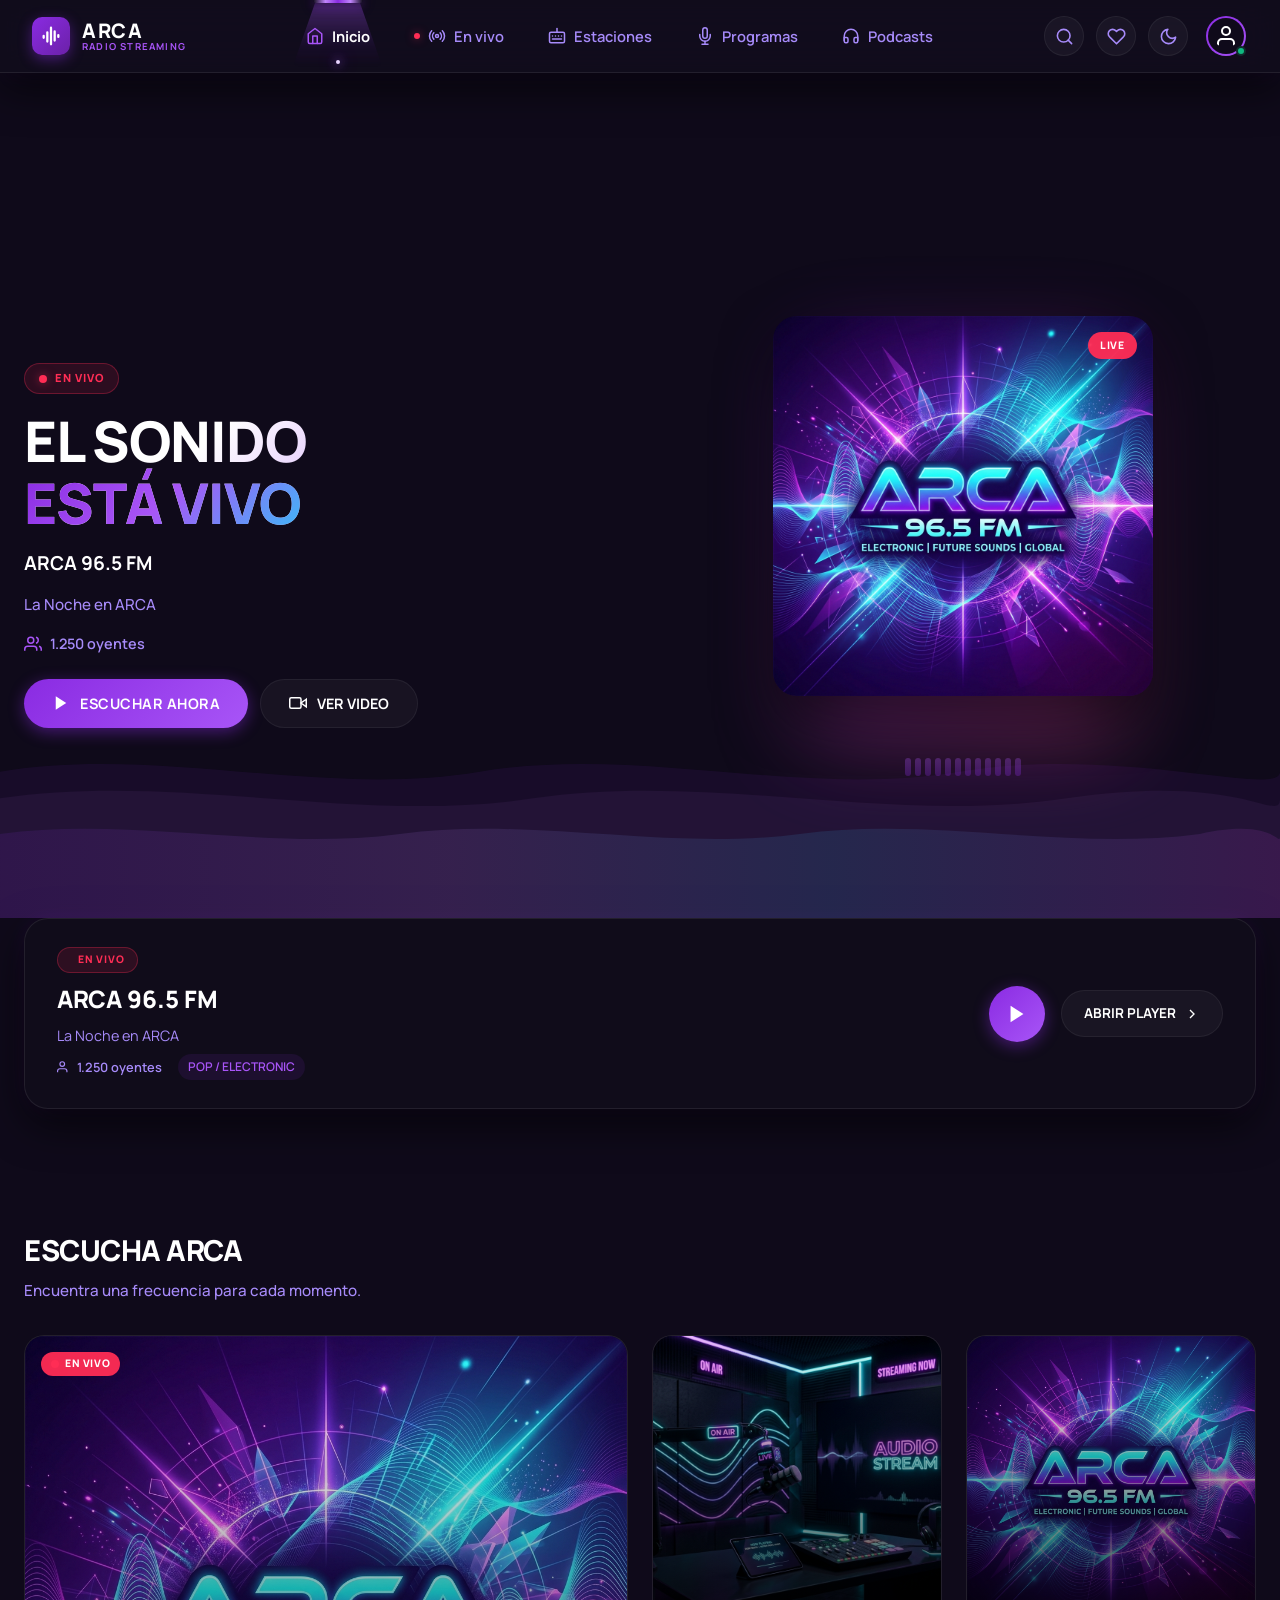
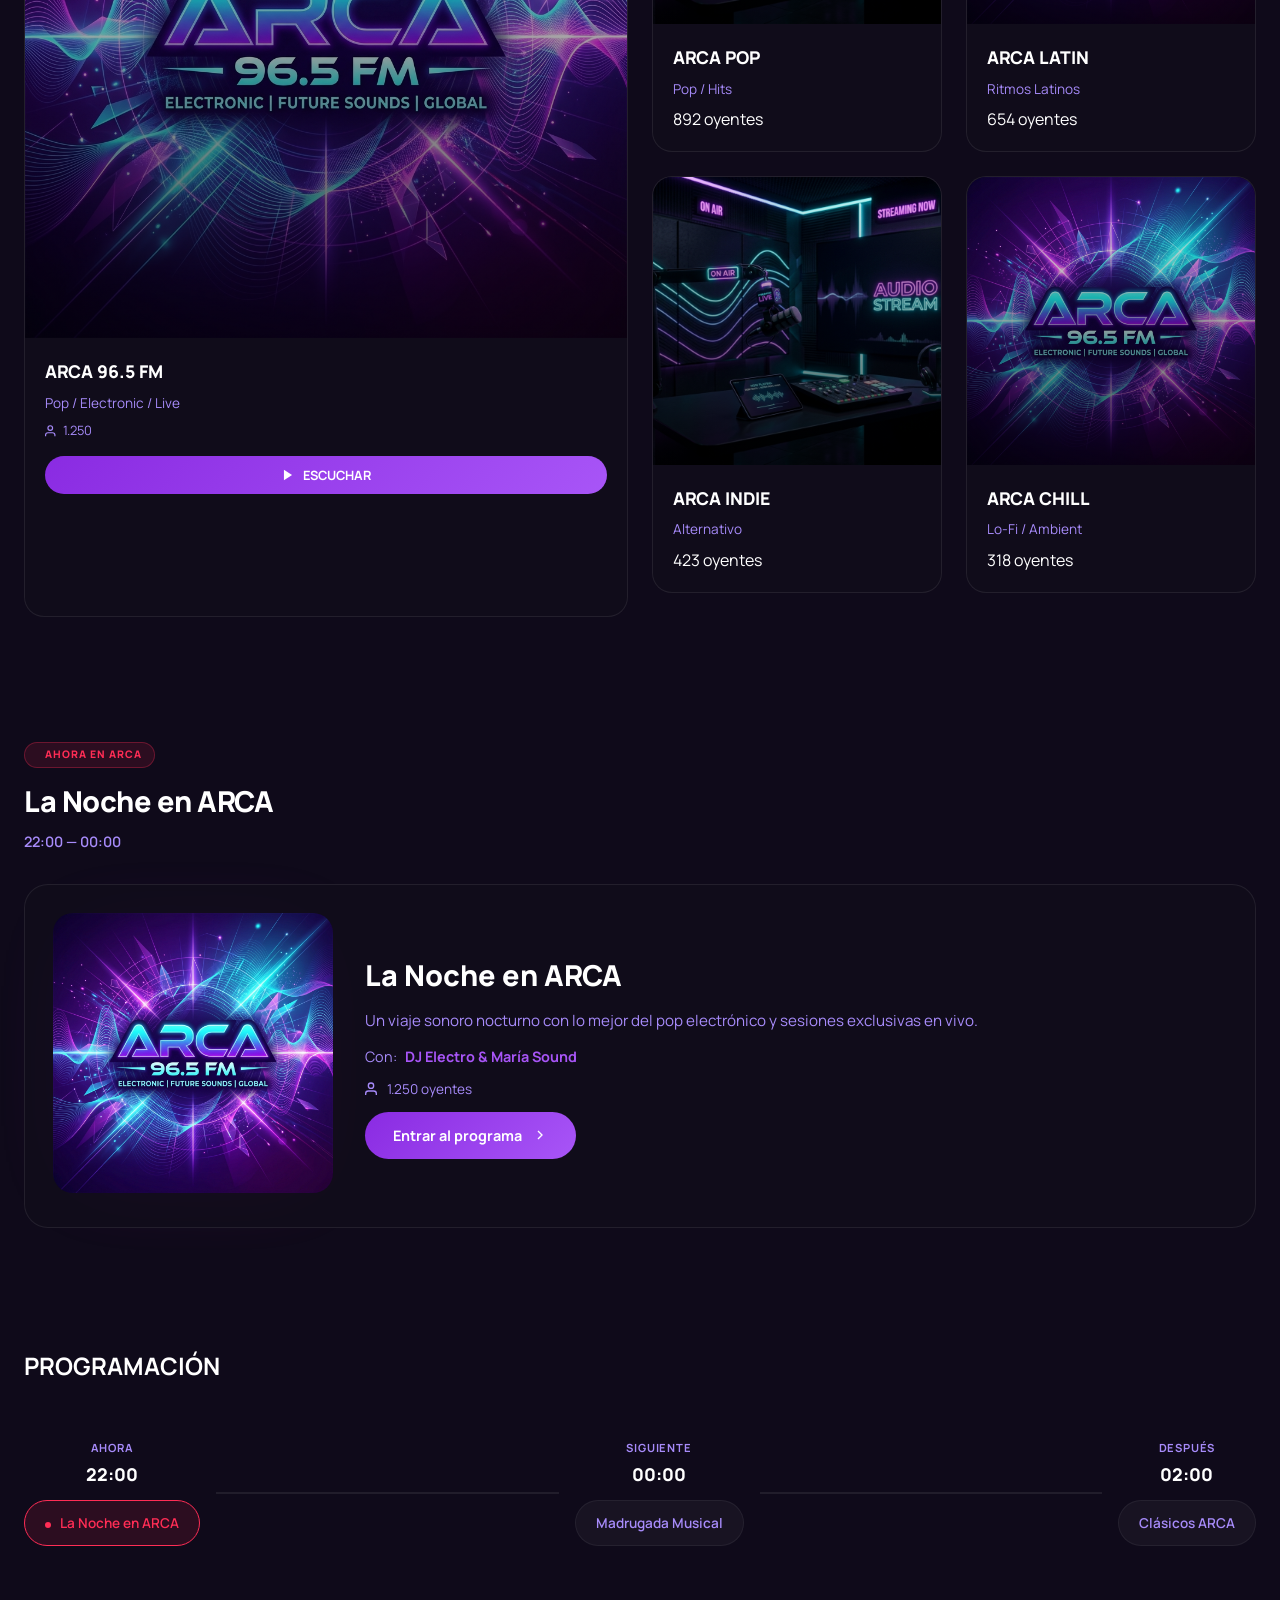
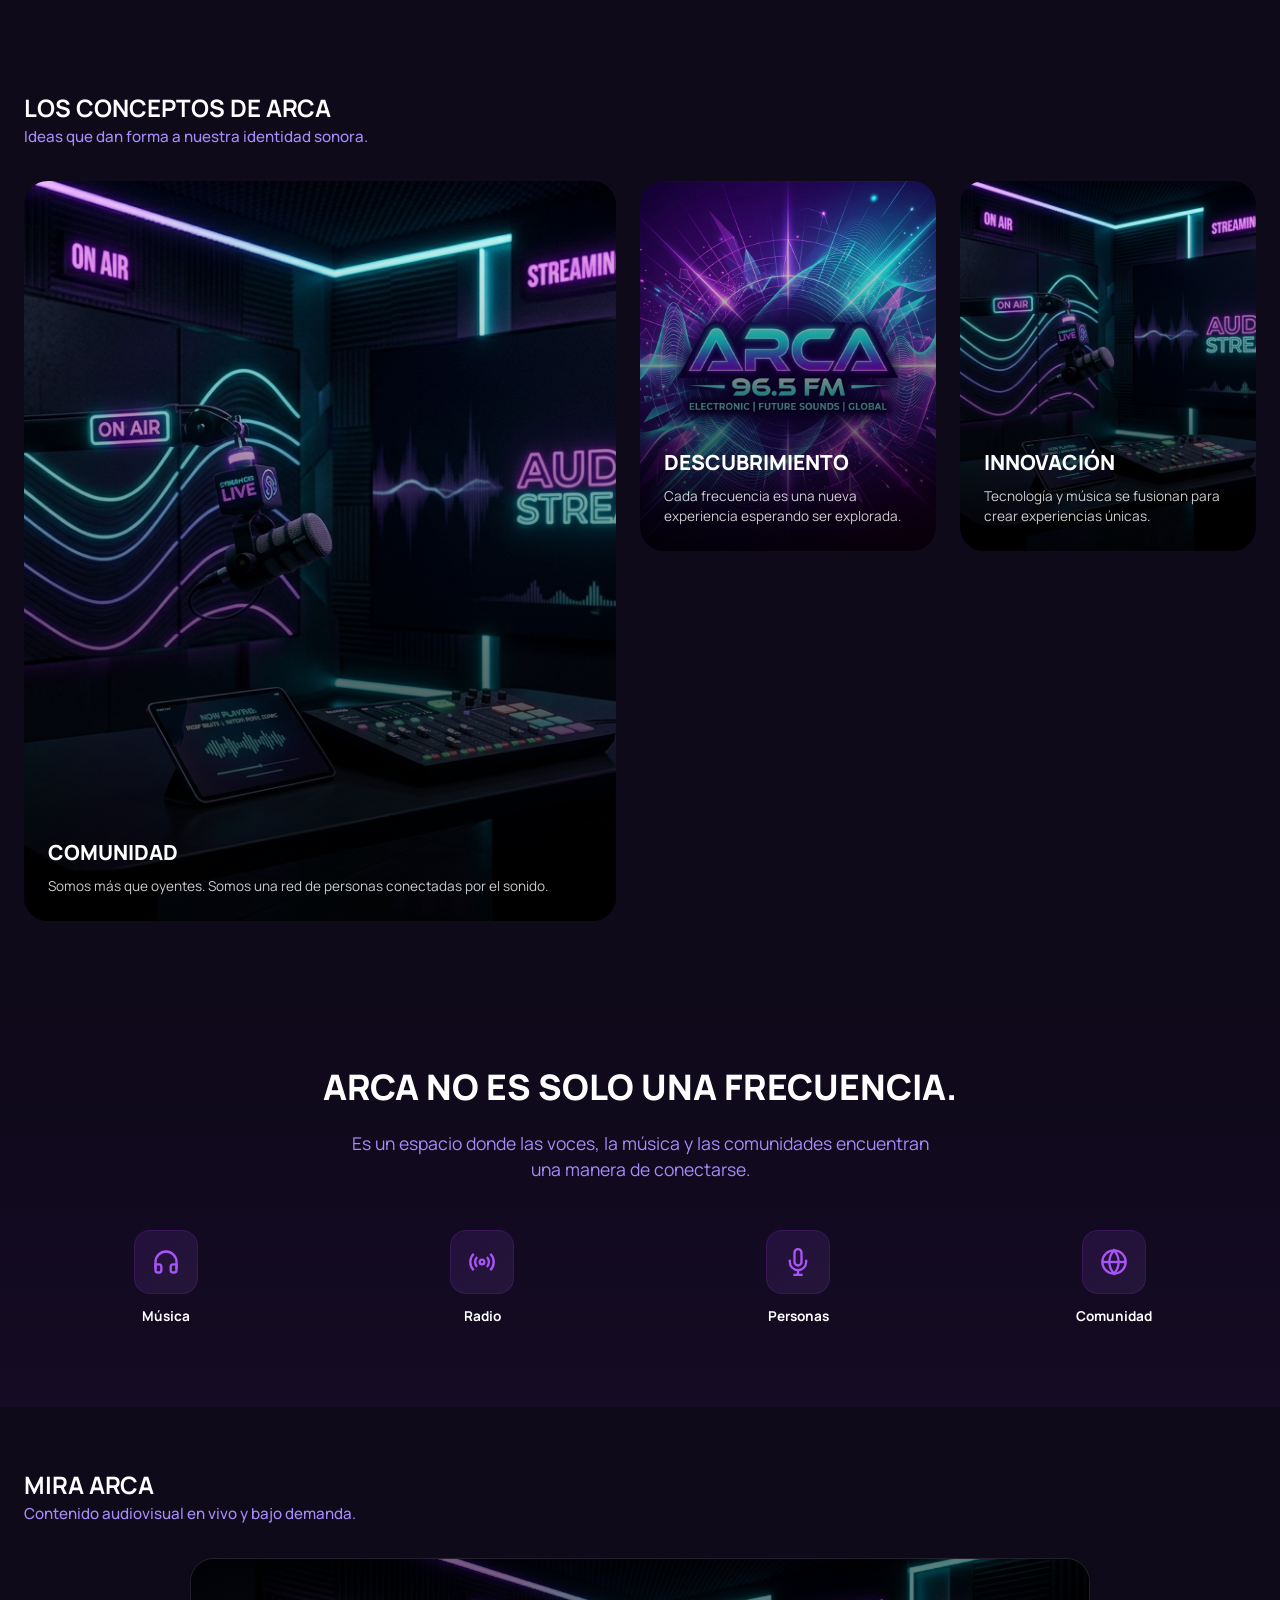
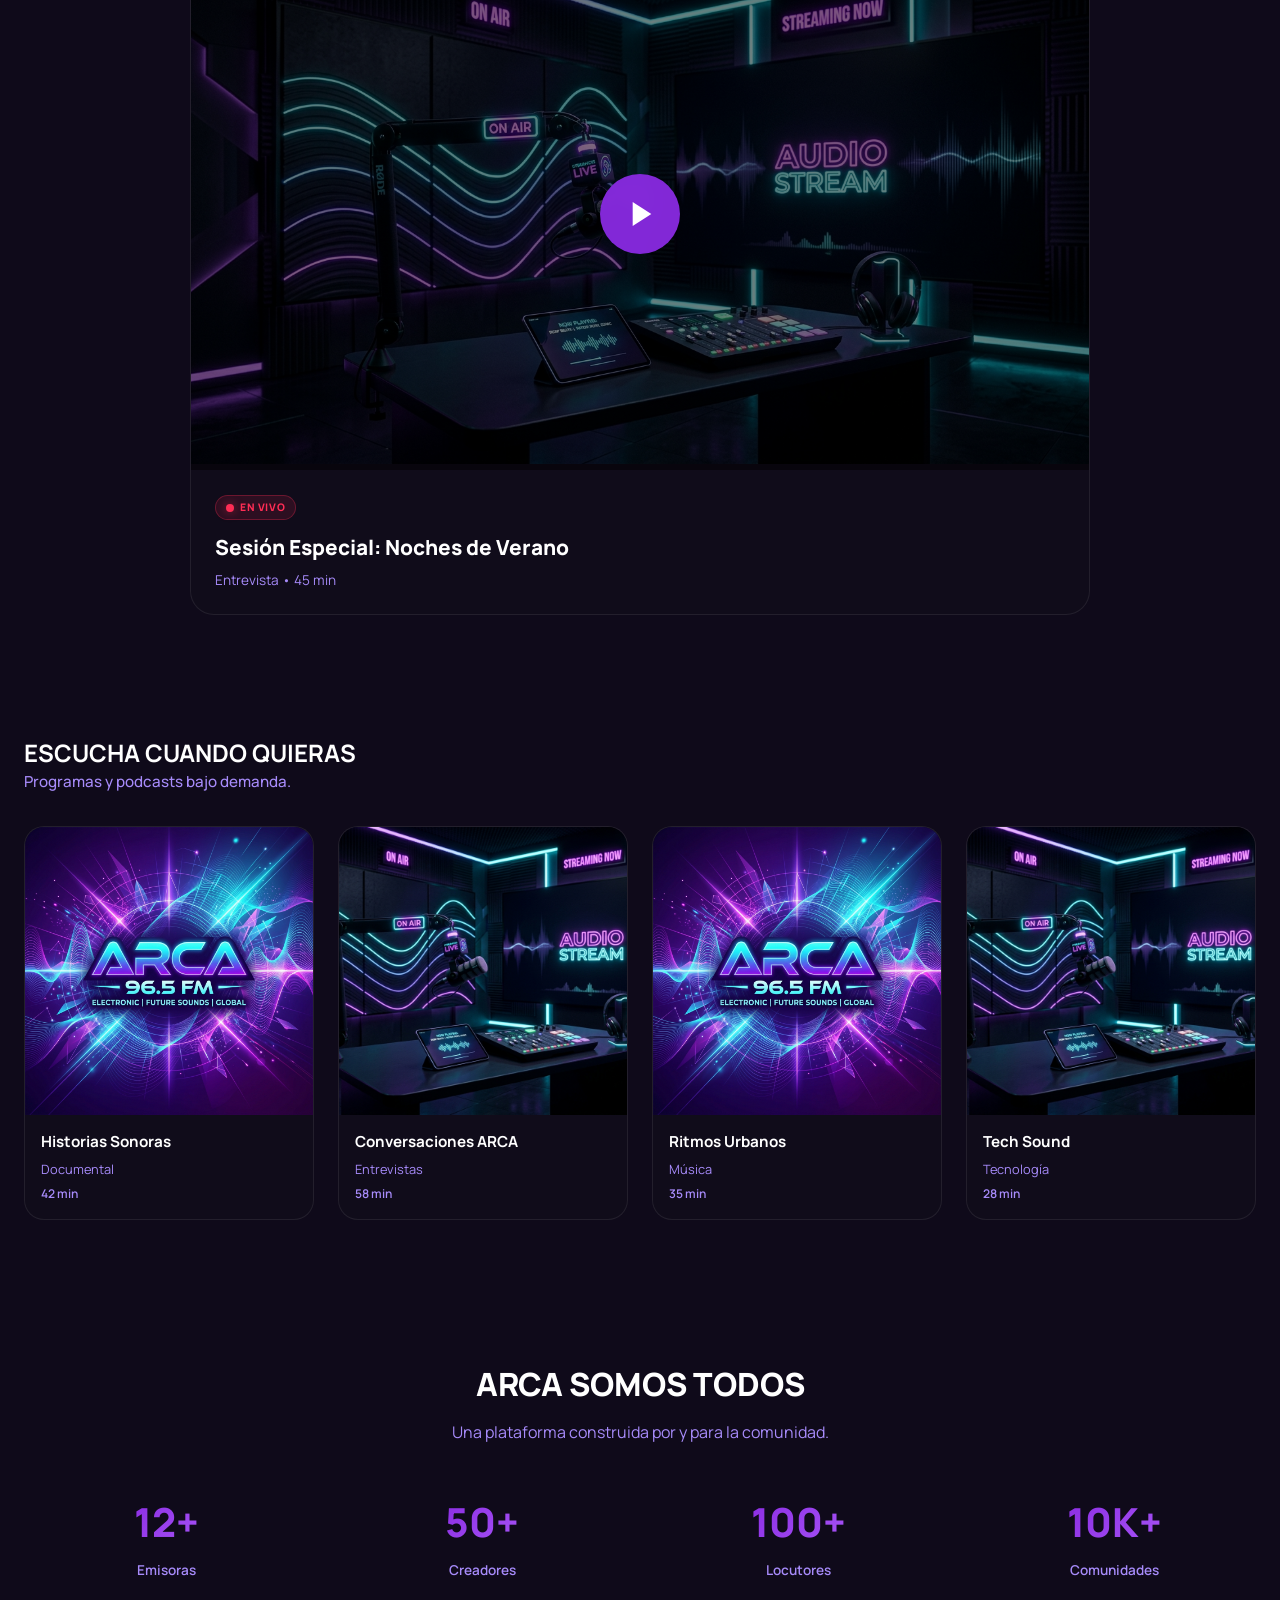
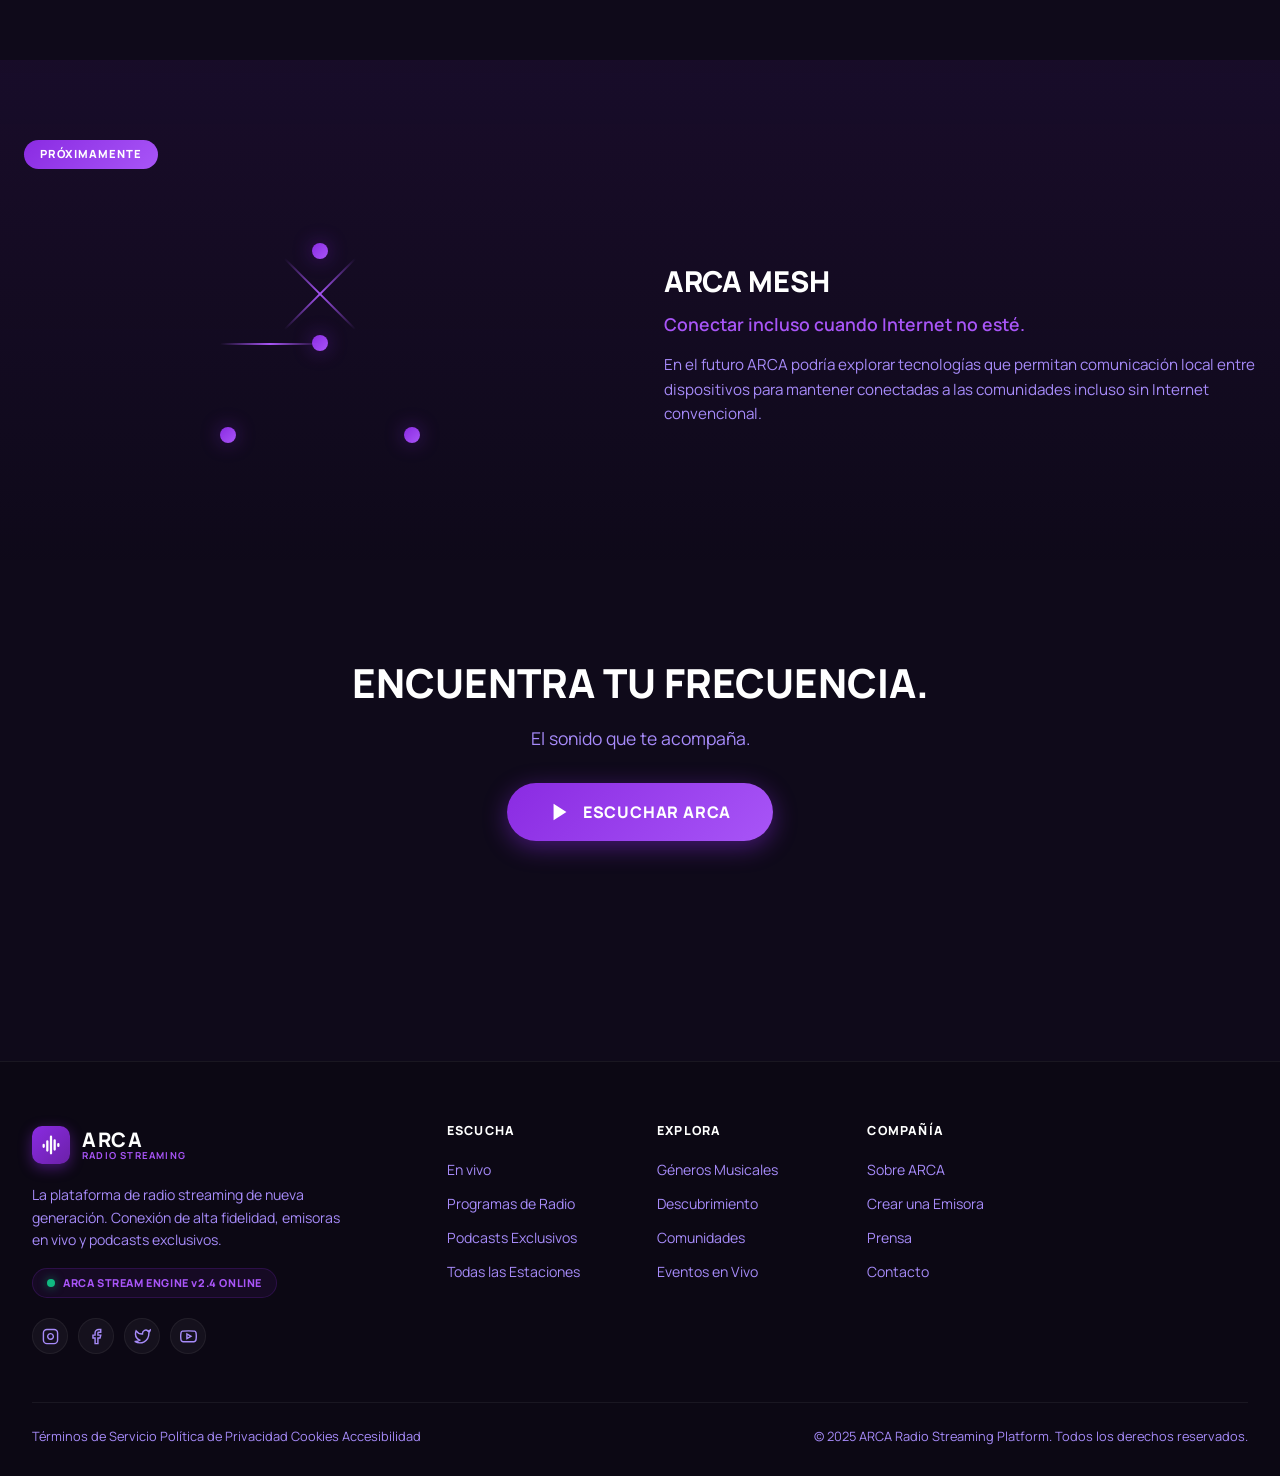
<file: home.html>
<!DOCTYPE html>
<html lang="es" data-theme="dark">
<head>
  <meta charset="UTF-8">
  <meta name="viewport" content="width=device-width, initial-scale=1.0">
  <title>ARCA — El Sonido Está Vivo | Radio Streaming Platform</title>
  <meta name="description" content="ARCA es más que radio. Es música, comunidad, descubrimiento, video, audio y cultura. Encuentra tu frecuencia.">
  
  <!-- Fonts -->
  <link rel="preconnect" href="https://fonts.googleapis.com">
  <link rel="preconnect" href="https://fonts.gstatic.com" crossorigin>
  <link href="https://fonts.googleapis.com/css2?family=Manrope:wght@400;500;600;700;800&display=swap" rel="stylesheet">
  
  <!-- Main CSS -->
  <link rel="stylesheet" href="css/styles.css">
  <link rel="stylesheet" href="css/home.css">
</head>
<body class="arca-body">

  <!-- ==========================================================================
       NAVBAR DESKTOP (Utilizando componente existente)
       ========================================================================== -->
  <header class="arca-navbar-desktop" id="arca-desktop-navbar" role="banner">
    <div class="arca-navbar-container">
      
      <!-- Logo ARCA -->
      <div class="arca-logo-component">
        <a href="home.html" class="arca-logo-link" aria-label="ARCA Radio Streaming - Ir a inicio">
          <div class="logo-icon-wrapper">
            <svg class="arca-logo-svg" viewBox="0 0 24 24" fill="none" xmlns="http://www.w3.org/2000/svg">
              <path d="M4 12V14M8 8V18M12 3V21M16 7V17M20 11V13" stroke="currentColor" stroke-width="2.5" stroke-linecap="round" stroke-linejoin="round"/>
            </svg>
          </div>
          <div class="logo-brand-details">
            <span class="logo-title">ARCA</span>
            <span class="logo-subtitle">RADIO STREAMING</span>
          </div>
        </a>
      </div>

      <!-- Navegación Central -->
      <nav class="arca-desktop-nav" aria-label="Navegación principal desktop">
        <div class="lamp-spotlight-desktop" id="lamp-desktop" aria-hidden="true">
          <div class="lamp-top-bar"></div>
          <div class="lamp-light-cone"></div>
          <div class="lamp-glow-point"></div>
        </div>

        <ul class="arca-nav-list" id="desktop-nav-list" role="menubar">
          
          <li role="none">
            <button role="menuitem" class="arca-nav-link active" data-nav="inicio" id="nav-item-inicio" tabindex="0">
              <svg class="arca-nav-icon" viewBox="0 0 24 24" fill="none" stroke="currentColor" stroke-width="2" stroke-linecap="round" stroke-linejoin="round"><path d="M3 9l9-7 9 7v11a2 2 0 0 1-2 2H5a2 2 0 0 1-2-2z"/><polyline points="9 22 9 12 15 12 15 22"/></svg>
              <span class="nav-text">Inicio</span>
            </button>
          </li>

          <li role="none">
            <button role="menuitem" class="arca-nav-link" data-nav="live" id="nav-item-live" tabindex="0">
              <span class="live-dot-indicator" aria-hidden="true"></span>
              <svg class="arca-nav-icon" viewBox="0 0 24 24" fill="none" stroke="currentColor" stroke-width="2" stroke-linecap="round" stroke-linejoin="round"><path d="M4.9 19.1C1 15.2 1 8.8 4.9 4.9"/><path d="M7.8 16.2c-2.3-2.3-2.3-6.1 0-8.5"/><circle cx="12" cy="12" r="2"/><path d="M16.2 7.8c2.3 2.3 2.3 6.1 0 8.5"/><path d="M19.1 4.9c3.9 3.9 3.9 10.3 0 14.2"/></svg>
              <span class="nav-text">En vivo</span>
            </button>
          </li>

          <li role="none">
            <button role="menuitem" class="arca-nav-link" data-nav="stations" id="nav-item-stations" tabindex="0">
              <svg class="arca-nav-icon" viewBox="0 0 24 24" fill="none" stroke="currentColor" stroke-width="2" stroke-linecap="round" stroke-linejoin="round"><rect x="2" y="7" width="20" height="14" rx="2" ry="2"/><path d="M6 12h.01"/><path d="M10 12h.01"/><path d="M14 12h.01"/><path d="M18 12h.01"/><path d="M6 16h12"/><path d="M12 2v5"/></svg>
              <span class="nav-text">Estaciones</span>
            </button>
          </li>

          <li role="none">
            <button role="menuitem" class="arca-nav-link" data-nav="programs" id="nav-item-programs" tabindex="0">
              <svg class="arca-nav-icon" viewBox="0 0 24 24" fill="none" stroke="currentColor" stroke-width="2" stroke-linecap="round" stroke-linejoin="round"><path d="M12 1a3 3 0 0 0-3 3v8a3 3 0 0 0 6 0V4a3 3 0 0 0-3-3z"/><path d="M19 10v2a7 7 0 0 1-14 0v-2"/><line x1="12" y1="19" x2="12" y2="23"/><line x1="8" y1="23" x2="16" y2="23"/></svg>
              <span class="nav-text">Programas</span>
            </button>
          </li>

          <li role="none">
            <button role="menuitem" class="arca-nav-link" data-nav="podcasts" id="nav-item-podcasts" tabindex="0">
              <svg class="arca-nav-icon" viewBox="0 0 24 24" fill="none" stroke="currentColor" stroke-width="2" stroke-linecap="round" stroke-linejoin="round"><path d="M3 18v-6a9 9 0 0 1 18 0v6"/><path d="M21 19a2 2 0 0 1-2 2h-1a2 2 0 0 1-2-2v-3a2 2 0 0 1 2-2h3zM3 19a2 2 0 0 0 2 2h1a2 2 0 0 0 2-2v-3a2 2 0 0 0-2-2H3z"/></svg>
              <span class="nav-text">Podcasts</span>
            </button>
          </li>

        </ul>
      </nav>

      <!-- Acciones de Utilidad -->
      <div class="arca-utility-actions">
        
        <button class="arca-action-btn" id="btn-search" aria-label="Buscar en ARCA" title="Buscar (Ctrl+K)">
          <svg viewBox="0 0 24 24" fill="none" stroke="currentColor" stroke-width="2" stroke-linecap="round" stroke-linejoin="round"><circle cx="11" cy="11" r="8"/><line x1="21" y1="21" x2="16.65" y2="16.65"/></svg>
          <span class="tooltip">Buscar</span>
        </button>

        <button class="arca-action-btn" id="btn-favorites" aria-label="Ver Favoritos" title="Mis Favoritos">
          <svg viewBox="0 0 24 24" fill="none" stroke="currentColor" stroke-width="2" stroke-linecap="round" stroke-linejoin="round"><path d="M20.84 4.61a5.5 5.5 0 0 0-7.78 0L12 5.67l-1.06-1.06a5.5 5.5 0 0 0-7.78 7.78l1.06 1.06L12 21.23l7.78-7.78 1.06-1.06a5.5 5.5 0 0 0 0-7.78z"/></svg>
          <span class="tooltip">Favoritos</span>
        </button>

        <button class="arca-action-btn theme-toggle-nav-btn" id="btn-nav-theme-toggle" aria-label="Cambiar tema de color" title="Alternar Modo Oscuro/Claro">
          <svg class="icon-sun" viewBox="0 0 24 24" fill="none" stroke="currentColor" stroke-width="2" stroke-linecap="round" stroke-linejoin="round"><circle cx="12" cy="12" r="5"/><line x1="12" y1="1" x2="12" y2="3"/><line x1="12" y1="21" x2="12" y2="23"/><line x1="4.22" y1="4.22" x2="5.64" y2="5.64"/><line x1="18.36" y1="18.36" x2="19.78" y2="19.78"/><line x1="1" y1="12" x2="3" y2="12"/><line x1="21" y1="12" x2="23" y2="12"/><line x1="4.22" y1="19.78" x2="5.64" y2="18.36"/><line x1="18.36" y1="5.64" x2="19.78" y2="4.22"/></svg>
          <svg class="icon-moon" viewBox="0 0 24 24" fill="none" stroke="currentColor" stroke-width="2" stroke-linecap="round" stroke-linejoin="round"><path d="M21 12.79A9 9 0 1 1 11.21 3 7 7 0 0 0 21 12.79z"/></svg>
          <span class="tooltip">Tema</span>
        </button>

        <div class="arca-profile-menu">
          <button class="arca-profile-btn" id="btn-profile" aria-label="Perfil de usuario" aria-haspopup="true">
            <div class="avatar-ring">
              <svg class="avatar-icon" viewBox="0 0 24 24" fill="none" stroke="currentColor" stroke-width="2" stroke-linecap="round" stroke-linejoin="round"><path d="M20 21v-2a4 4 0 0 0-4-4H8a4 4 0 0 0-4 4v2"/><circle cx="12" cy="7" r="4"/></svg>
            </div>
            <span class="status-indicator-dot" title="En línea"></span>
          </button>
        </div>

      </div>

    </div>
  </header>

  <!-- ==========================================================================
       NAVBAR MOBILE (Cápsula flotante inferior - componente existente)
       ========================================================================== -->
  <nav class="arca-navbar-mobile" id="arca-mobile-navbar" role="navigation" aria-label="Navegación móvil">
    <div class="arca-mobile-capsule">
      
      <!-- Efecto Lámpara Mobile -->
      <div class="lamp-spotlight-mobile" id="lamp-mobile" aria-hidden="true">
        <div class="lamp-top-bar"></div>
        <div class="lamp-light-cone"></div>
        <div class="lamp-glow-point"></div>
      </div>

      <ul class="arca-mobile-nav-list" id="mobile-nav-list" role="menubar">
        
        <li role="none">
          <button role="menuitem" class="arca-mobile-item active" data-nav="inicio" aria-label="Inicio" aria-selected="true">
            <svg class="mobile-icon" viewBox="0 0 24 24" fill="none" stroke="currentColor" stroke-width="2" stroke-linecap="round" stroke-linejoin="round"><path d="M3 9l9-7 9 7v11a2 2 0 0 1-2 2H5a2 2 0 0 1-2-2z"/><polyline points="9 22 9 12 15 12 15 22"/></svg>
            <span class="mobile-label">Inicio</span>
          </button>
        </li>

        <li role="none">
          <button role="menuitem" class="arca-mobile-item" data-nav="live" aria-label="En vivo" aria-selected="false">
            <svg class="mobile-icon" viewBox="0 0 24 24" fill="none" stroke="currentColor" stroke-width="2" stroke-linecap="round" stroke-linejoin="round"><path d="M4.9 19.1C1 15.2 1 8.8 4.9 4.9"/><path d="M7.8 16.2c-2.3-2.3-2.3-6.1 0-8.5"/><circle cx="12" cy="12" r="2"/><path d="M16.2 7.8c2.3 2.3 2.3 6.1 0 8.5"/><path d="M19.1 4.9c3.9 3.9 3.9 10.3 0 14.2"/></svg>
            <span class="mobile-label">En vivo</span>
          </button>
        </li>

        <li role="none">
          <button role="menuitem" class="arca-mobile-item" data-nav="stations" aria-label="Estaciones" aria-selected="false">
            <svg class="mobile-icon" viewBox="0 0 24 24" fill="none" stroke="currentColor" stroke-width="2" stroke-linecap="round" stroke-linejoin="round"><rect x="2" y="7" width="20" height="14" rx="2" ry="2"/><path d="M6 12h.01"/><path d="M10 12h.01"/><path d="M14 12h.01"/><path d="M18 12h.01"/><path d="M6 16h12"/><path d="M12 2v5"/></svg>
            <span class="mobile-label">Estaciones</span>
          </button>
        </li>

        <li role="none">
          <button role="menuitem" class="arca-mobile-item" data-nav="programs" aria-label="Programas" aria-selected="false">
            <svg class="mobile-icon" viewBox="0 0 24 24" fill="none" stroke="currentColor" stroke-width="2" stroke-linecap="round" stroke-linejoin="round"><path d="M12 1a3 3 0 0 0-3 3v8a3 3 0 0 0 6 0V4a3 3 0 0 0-3-3z"/><path d="M19 10v2a7 7 0 0 1-14 0v-2"/><line x1="12" y1="19" x2="12" y2="23"/><line x1="8" y1="23" x2="16" y2="23"/></svg>
            <span class="mobile-label">Programas</span>
          </button>
        </li>

        <li role="none">
          <button role="menuitem" class="arca-mobile-item" data-nav="podcasts" aria-label="Podcasts" aria-selected="false">
            <svg class="mobile-icon" viewBox="0 0 24 24" fill="none" stroke="currentColor" stroke-width="2" stroke-linecap="round" stroke-linejoin="round"><path d="M3 18v-6a9 9 0 0 1 18 0v6"/><path d="M21 19a2 2 0 0 1-2 2h-1a2 2 0 0 1-2-2v-3a2 2 0 0 1 2-2h3zM3 19a2 2 0 0 0 2 2h1a2 2 0 0 0 2-2v-3a2 2 0 0 0-2-2H3z"/></svg>
            <span class="mobile-label">Podcasts</span>
          </button>
        </li>

      </ul>
    </div>
  </nav>

  <!-- ==========================================================================
       CONTENIDO PRINCIPAL - HOME ARCA
       ========================================================================== -->
  <main class="home-page-layout" id="home-main-content">

    <!-- ======================================================================
         HERO SECTION - "EL SONIDO ESTÁ VIVO"
         ====================================================================== -->
    <section class="hero-section" id="hero-arca" aria-labelledby="hero-title">
      
      <!-- ARCAWAVE Background Visual -->
      <div class="arcawave-background" aria-hidden="true">
        <svg class="arcawave-svg" viewBox="0 0 1440 600" preserveAspectRatio="xMidYMid slice">
          <defs>
            <linearGradient id="waveGradient" x1="0%" y1="0%" x2="100%" y2="0%">
              <stop offset="0%" stop-color="#8A2BE2"/>
              <stop offset="35%" stop-color="#C084FC"/>
              <stop offset="65%" stop-color="#38BDF8"/>
              <stop offset="100%" stop-color="#D946EF"/>
            </linearGradient>
            <filter id="waveGlow">
              <feGaussianBlur stdDeviation="8"/>
              <feMerge>
                <feMergeNode in="glow"/>
                <feMergeNode in="SourceGraphic"/>
              </feMerge>
            </filter>
          </defs>
          
          <!-- Ondas tranquilas (estado detenido) -->
          <path class="arcawave-path arcawave-back" d="M0,350 C180,320 360,380 540,350 C720,320 900,380 1080,350 C1260,320 1440,380 1440,350 L1440,600 L0,600 Z" fill="rgba(138, 43, 226, 0.08)"/>
          <path class="arcawave-path arcawave-mid" d="M0,380 C200,350 400,410 600,380 C800,350 1000,410 1200,380 C1400,350 1440,410 1440,380 L1440,600 L0,600 Z" fill="rgba(192, 132, 252, 0.06)"/>
          <path class="arcawave-path arcawave-front" d="M0,420 C150,400 300,440 450,420 C600,400 750,440 900,420 C1050,400 1200,440 1350,420 C1440,400 1440,440 1440,420 L1440,600 L0,600 Z" fill="url(#waveGradient)" opacity="0.12"/>
        </svg>
      </div>

      <!-- Hero Content Grid -->
      <div class="hero-content-grid">
        
        <!-- Columna Izquierda: Info Principal -->
        <div class="hero-info-col">
          <div class="live-badge-hero">
            <span class="pulse-dot"></span>
            <span>EN VIVO</span>
          </div>
          
          <h1 class="hero-title" id="hero-title">
            EL SONIDO<br/>
            <span class="gradient-text">ESTÁ VIVO</span>
          </h1>
          
          <p class="hero-station-name">ARCA 96.5 FM</p>
          <p class="hero-show-name">La Noche en ARCA</p>
          
          <div class="hero-listeners">
            <svg viewBox="0 0 24 24" fill="none" stroke="currentColor" stroke-width="2"><path d="M17 21v-2a4 4 0 0 0-4-4H5a4 4 0 0 0-4 4v2"/><circle cx="9" cy="7" r="4"/><path d="M23 21v-2a4 4 0 0 0-3-3.87"/><path d="M16 3.13a4 4 0 0 1 0 7.75"/></svg>
            <span>1.250 oyentes</span>
          </div>
          
          <div class="hero-actions">
            <button class="btn-primary btn-play-hero" id="hero-play-btn">
              <svg viewBox="0 0 24 24" fill="currentColor"><polygon points="5 3 19 12 5 21 5 3"/></svg>
              ESCUCHAR AHORA
            </button>
            <button class="btn-secondary btn-video-hero" id="hero-video-btn">
              <svg viewBox="0 0 24 24" fill="none" stroke="currentColor" stroke-width="2"><polygon points="23 7 16 12 23 17 23 7"/><rect x="1" y="5" width="15" height="14" rx="2" ry="2"/></svg>
              VER VIDEO
            </button>
          </div>
        </div>

        <!-- Columna Derecha: Visual/Player Preview -->
        <div class="hero-visual-col">
          <div class="hero-player-preview">
            <div class="preview-art-glow"></div>
            <div class="preview-art-card">
              <img src="assets/arca_station_cover.jpg" alt="ARCA 96.5 FM Cover" class="preview-art-img"/>
              <div class="preview-live-badge">LIVE</div>
            </div>
            
            <!-- Mini Waveform -->
            <div class="mini-waveform">
              <div class="freq-bar" style="--bar-index: 1;"></div>
              <div class="freq-bar" style="--bar-index: 2;"></div>
              <div class="freq-bar" style="--bar-index: 3;"></div>
              <div class="freq-bar" style="--bar-index: 4;"></div>
              <div class="freq-bar" style="--bar-index: 5;"></div>
              <div class="freq-bar" style="--bar-index: 6;"></div>
              <div class="freq-bar" style="--bar-index: 7;"></div>
              <div class="freq-bar" style="--bar-index: 8;"></div>
              <div class="freq-bar" style="--bar-index: 9;"></div>
              <div class="freq-bar" style="--bar-index: 10;"></div>
              <div class="freq-bar" style="--bar-index: 11;"></div>
              <div class="freq-bar" style="--bar-index: 12;"></div>
            </div>
          </div>
        </div>

      </div>
    </section>

    <!-- ======================================================================
         ARCA PLAYER DESTACADO (Versión resumida para Home)
         ====================================================================== -->
    <section class="player-highlight-section" aria-labelledby="player-highlight-title">
      <div class="section-container">
        
        <div class="player-highlight-card">
          <div class="highlight-info">
            <span class="highlight-live-pill">
              <span class="pulse-red"></span>
              EN VIVO
            </span>
            <h2 id="player-highlight-title">ARCA 96.5 FM</h2>
            <p class="highlight-show">La Noche en ARCA</p>
            <div class="highlight-meta">
              <span class="meta-item">
                <svg viewBox="0 0 24 24" fill="none" stroke="currentColor" stroke-width="2"><path d="M17 21v-2a4 4 0 0 0-4-4H5a4 4 0 0 0-4 4v2"/><circle cx="9" cy="7" r="4"/></svg>
                1.250 oyentes
              </span>
              <span class="meta-item genre">POP / ELECTRONIC</span>
            </div>
          </div>
          
          <div class="highlight-controls">
            <button class="btn-play-round" id="highlight-play-btn" aria-label="Reproducir">
              <svg viewBox="0 0 24 24" fill="currentColor"><polygon points="5 3 19 12 5 21 5 3"/></svg>
            </button>
            <a href="arca-player.html" class="btn-open-player">
              ABRIR PLAYER
              <svg viewBox="0 0 24 24" fill="none" stroke="currentColor" stroke-width="2"><polyline points="9 18 15 12 9 6"/></svg>
            </a>
          </div>
        </div>

      </div>
    </section>

    <!-- ======================================================================
         SECCIÓN: ESCUCHA ARCA (Estaciones)
         ====================================================================== -->
    <section class="stations-section" aria-labelledby="stations-title">
      <div class="section-container">
        
        <div class="section-header">
          <div class="section-title-wrap">
            <h2 id="stations-title">ESCUCHA ARCA</h2>
            <p class="section-subtitle">Encuentra una frecuencia para cada momento.</p>
          </div>
        </div>

        <!-- Composición Editorial de Estaciones -->
        <div class="stations-editorial-grid">
          
          <!-- Estación Principal (Grande) -->
          <article class="station-card station-card-featured">
            <div class="station-art-wrapper">
              <img src="assets/arca_station_cover.jpg" alt="ARCA 96.5 FM" class="station-art"/>
              <div class="station-overlay">
                <span class="station-live-badge">
                  <span class="pulse-dot"></span>
                  EN VIVO
                </span>
              </div>
            </div>
            <div class="station-info">
              <h3 class="station-name">ARCA 96.5 FM</h3>
              <p class="station-genre">Pop / Electronic / Live</p>
              <div class="station-stats">
                <span class="stat-listeners">
                  <svg viewBox="0 0 24 24" fill="none" stroke="currentColor" stroke-width="2"><path d="M17 21v-2a4 4 0 0 0-4-4H5a4 4 0 0 0-4 4v2"/><circle cx="9" cy="7" r="4"/></svg>
                  1.250
                </span>
              </div>
              <button class="btn-play-station" aria-label="Escuchar ARCA 96.5 FM">
                <svg viewBox="0 0 24 24" fill="currentColor"><polygon points="5 3 19 12 5 21 5 3"/></svg>
                ESCUCHAR
              </button>
            </div>
          </article>

          <!-- Estaciones Secundarias -->
          <div class="station-cards-grid">
            
            <article class="station-card">
              <div class="station-art-wrapper">
                <img src="assets/arca_station_background.jpg" alt="ARCA POP" class="station-art"/>
                <div class="station-overlay">
                  <button class="btn-play-overlay" aria-label="Reproducir ARCA POP">
                    <svg viewBox="0 0 24 24" fill="currentColor"><polygon points="5 3 19 12 5 21 5 3"/></svg>
                  </button>
                </div>
              </div>
              <div class="station-info">
                <h3 class="station-name">ARCA POP</h3>
                <p class="station-genre">Pop / Hits</p>
                <span class="stat-listeners">892 oyentes</span>
              </div>
            </article>

            <article class="station-card">
              <div class="station-art-wrapper">
                <img src="assets/arca_station_cover.jpg" alt="ARCA LATIN" class="station-art"/>
                <div class="station-overlay">
                  <button class="btn-play-overlay" aria-label="Reproducir ARCA LATIN">
                    <svg viewBox="0 0 24 24" fill="currentColor"><polygon points="5 3 19 12 5 21 5 3"/></svg>
                  </button>
                </div>
              </div>
              <div class="station-info">
                <h3 class="station-name">ARCA LATIN</h3>
                <p class="station-genre">Ritmos Latinos</p>
                <span class="stat-listeners">654 oyentes</span>
              </div>
            </article>

            <article class="station-card">
              <div class="station-art-wrapper">
                <img src="assets/arca_station_background.jpg" alt="ARCA INDIE" class="station-art"/>
                <div class="station-overlay">
                  <button class="btn-play-overlay" aria-label="Reproducir ARCA INDIE">
                    <svg viewBox="0 0 24 24" fill="currentColor"><polygon points="5 3 19 12 5 21 5 3"/></svg>
                  </button>
                </div>
              </div>
              <div class="station-info">
                <h3 class="station-name">ARCA INDIE</h3>
                <p class="station-genre">Alternativo</p>
                <span class="stat-listeners">423 oyentes</span>
              </div>
            </article>

            <article class="station-card">
              <div class="station-art-wrapper">
                <img src="assets/arca_station_cover.jpg" alt="ARCA CHILL" class="station-art"/>
                <div class="station-overlay">
                  <button class="btn-play-overlay" aria-label="Reproducir ARCA CHILL">
                    <svg viewBox="0 0 24 24" fill="currentColor"><polygon points="5 3 19 12 5 21 5 3"/></svg>
                  </button>
                </div>
              </div>
              <div class="station-info">
                <h3 class="station-name">ARCA CHILL</h3>
                <p class="station-genre">Lo-Fi / Ambient</p>
                <span class="stat-listeners">318 oyentes</span>
              </div>
            </article>

          </div>
        </div>

      </div>
    </section>

    <!-- ======================================================================
         SECCIÓN: AHORA EN ARCA
         ====================================================================== -->
    <section class="now-on-arca-section" aria-labelledby="now-title">
      <div class="section-container">
        
        <div class="section-header">
          <div class="section-title-wrap">
            <span class="live-pill-small">
              <span class="pulse-red"></span>
              AHORA EN ARCA
            </span>
            <h2 id="now-title">La Noche en ARCA</h2>
            <p class="time-range">22:00 — 00:00</p>
          </div>
        </div>

        <div class="now-content-grid">
          
          <div class="now-program-card">
            <div class="program-image-wrapper">
              <img src="assets/arca_station_cover.jpg" alt="La Noche en ARCA" class="program-image"/>
              <div class="program-glow"></div>
            </div>
            <div class="program-details">
              <h3 class="program-name">La Noche en ARCA</h3>
              <p class="program-description">Un viaje sonoro nocturno con lo mejor del pop electrónico y sesiones exclusivas en vivo.</p>
              <div class="program-host">
                <span class="host-label">Con:</span>
                <span class="host-name">DJ Electro & María Sound</span>
              </div>
              <div class="program-stats">
                <span class="stat-item">
                  <svg viewBox="0 0 24 24" fill="none" stroke="currentColor" stroke-width="2"><path d="M17 21v-2a4 4 0 0 0-4-4H5a4 4 0 0 0-4 4v2"/><circle cx="9" cy="7" r="4"/></svg>
                  1.250 oyentes
                </span>
              </div>
              <button class="btn-enter-program">
                Entrar al programa
                <svg viewBox="0 0 24 24" fill="none" stroke="currentColor" stroke-width="2"><polyline points="9 18 15 12 9 6"/></svg>
              </button>
            </div>
          </div>

        </div>

      </div>
    </section>

    <!-- ======================================================================
         SECCIÓN: PROGRAMACIÓN
         ====================================================================== -->
    <section class="schedule-section" aria-labelledby="schedule-title">
      <div class="section-container">
        
        <div class="section-header">
          <h2 id="schedule-title">PROGRAMACIÓN</h2>
        </div>

        <!-- Timeline Visual -->
        <div class="schedule-timeline">
          
          <div class="timeline-item timeline-now">
            <div class="time-marker">
              <span class="time-label">AHORA</span>
              <span class="time-value">22:00</span>
            </div>
            <div class="program-bubble active">
              <span class="bubble-dot"></span>
              <span class="bubble-text">La Noche en ARCA</span>
            </div>
          </div>

          <div class="timeline-line"></div>

          <div class="timeline-item">
            <div class="time-marker">
              <span class="time-label">SIGUIENTE</span>
              <span class="time-value">00:00</span>
            </div>
            <div class="program-bubble">
              <span class="bubble-text">Madrugada Musical</span>
            </div>
          </div>

          <div class="timeline-line"></div>

          <div class="timeline-item">
            <div class="time-marker">
              <span class="time-label">DESPUÉS</span>
              <span class="time-value">02:00</span>
            </div>
            <div class="program-bubble">
              <span class="bubble-text">Clásicos ARCA</span>
            </div>
          </div>

        </div>

      </div>
    </section>

    <!-- ======================================================================
         SECCIÓN: CONCEPTOS QUE NOS INSPIRAN
         ====================================================================== -->
    <section class="concepts-section" aria-labelledby="concepts-title">
      <div class="section-container">
        
        <div class="section-header">
          <h2 id="concepts-title">LOS CONCEPTOS DE ARCA</h2>
          <p class="section-subtitle">Ideas que dan forma a nuestra identidad sonora.</p>
        </div>

        <div class="concepts-gallery">
          
          <article class="concept-card concept-large">
            <div class="concept-image-wrapper">
              <img src="assets/arca_station_background.jpg" alt="Comunidad" class="concept-image"/>
              <div class="concept-overlay"></div>
            </div>
            <div class="concept-content">
              <h3 class="concept-name">COMUNIDAD</h3>
              <p class="concept-desc">Somos más que oyentes. Somos una red de personas conectadas por el sonido.</p>
            </div>
          </article>

          <article class="concept-card">
            <div class="concept-image-wrapper">
              <img src="assets/arca_station_cover.jpg" alt="Descubrimiento" class="concept-image"/>
              <div class="concept-overlay"></div>
            </div>
            <div class="concept-content">
              <h3 class="concept-name">DESCUBRIMIENTO</h3>
              <p class="concept-desc">Cada frecuencia es una nueva experiencia esperando ser explorada.</p>
            </div>
          </article>

          <article class="concept-card">
            <div class="concept-image-wrapper">
              <img src="assets/arca_station_background.jpg" alt="Innovación" class="concept-image"/>
              <div class="concept-overlay"></div>
            </div>
            <div class="concept-content">
              <h3 class="concept-name">INNOVACIÓN</h3>
              <p class="concept-desc">Tecnología y música se fusionan para crear experiencias únicas.</p>
            </div>
          </article>

        </div>

      </div>
    </section>

    <!-- ======================================================================
         SECCIÓN: DESCUBRE ARCA
         ====================================================================== -->
    <section class="discover-section" aria-labelledby="discover-title">
      <div class="section-container">
        
        <div class="discover-content">
          <div class="discover-text">
            <h2 id="discover-title">ARCA NO ES SOLO UNA FRECUENCIA.</h2>
            <p class="discover-description">Es un espacio donde las voces, la música y las comunidades encuentran una manera de conectarse.</p>
          </div>

          <div class="discover-grid">
            <div class="discover-item">
              <div class="discover-icon">
                <svg viewBox="0 0 24 24" fill="none" stroke="currentColor" stroke-width="2"><path d="M3 18v-6a9 9 0 0 1 18 0v6"/><path d="M21 19a2 2 0 0 1-2 2h-1a2 2 0 0 1-2-2v-3a2 2 0 0 1 2-2h3zM3 19a2 2 0 0 0 2 2h1a2 2 0 0 0 2-2v-3a2 2 0 0 0-2-2H3z"/></svg>
              </div>
              <span class="discover-label">Música</span>
            </div>

            <div class="discover-item">
              <div class="discover-icon">
                <svg viewBox="0 0 24 24" fill="none" stroke="currentColor" stroke-width="2"><path d="M4.9 19.1C1 15.2 1 8.8 4.9 4.9"/><path d="M7.8 16.2c-2.3-2.3-2.3-6.1 0-8.5"/><circle cx="12" cy="12" r="2"/><path d="M16.2 7.8c2.3 2.3 2.3 6.1 0 8.5"/><path d="M19.1 4.9c3.9 3.9 3.9 10.3 0 14.2"/></svg>
              </div>
              <span class="discover-label">Radio</span>
            </div>

            <div class="discover-item">
              <div class="discover-icon">
                <svg viewBox="0 0 24 24" fill="none" stroke="currentColor" stroke-width="2"><path d="M12 1a3 3 0 0 0-3 3v8a3 3 0 0 0 6 0V4a3 3 0 0 0-3-3z"/><path d="M19 10v2a7 7 0 0 1-14 0v-2"/><line x1="12" y1="19" x2="12" y2="23"/><line x1="8" y1="23" x2="16" y2="23"/></svg>
              </div>
              <span class="discover-label">Personas</span>
            </div>

            <div class="discover-item">
              <div class="discover-icon">
                <svg viewBox="0 0 24 24" fill="none" stroke="currentColor" stroke-width="2"><circle cx="12" cy="12" r="10"/><path d="M2 12h20"/><path d="M12 2a15.3 15.3 0 0 1 4 10 15.3 15.3 0 0 1-4 10 15.3 15.3 0 0 1-4-10 15.3 15.3 0 0 1 4-10z"/></svg>
              </div>
              <span class="discover-label">Comunidad</span>
            </div>
          </div>
        </div>

      </div>
    </section>

    <!-- ======================================================================
         SECCIÓN: MIRA ARCA (Video)
         ====================================================================== -->
    <section class="video-section" aria-labelledby="video-title">
      <div class="section-container">
        
        <div class="section-header">
          <h2 id="video-title">MIRA ARCA</h2>
          <p class="section-subtitle">Contenido audiovisual en vivo y bajo demanda.</p>
        </div>

        <div class="video-highlight">
          <div class="video-player-wrapper">
            <div class="video-thumbnail">
              <img src="assets/arca_station_background.jpg" alt="Sesión en Vivo ARCA" class="video-thumb"/>
              <div class="video-play-overlay">
                <button class="btn-play-video" aria-label="Reproducir video">
                  <svg viewBox="0 0 24 24" fill="currentColor"><polygon points="5 3 19 12 5 21 5 3"/></svg>
                </button>
              </div>
            </div>
            <div class="video-info">
              <span class="video-live-badge">
                <span class="pulse-dot"></span>
                EN VIVO
              </span>
              <h3 class="video-name">Sesión Especial: Noches de Verano</h3>
              <p class="video-meta">Entrevista • 45 min</p>
            </div>
          </div>
        </div>

      </div>
    </section>

    <!-- ======================================================================
         SECCIÓN: PODCASTS
         ====================================================================== -->
    <section class="podcasts-section" aria-labelledby="podcasts-title">
      <div class="section-container">
        
        <div class="section-header">
          <h2 id="podcasts-title">ESCUCHA CUANDO QUIERAS</h2>
          <p class="section-subtitle">Programas y podcasts bajo demanda.</p>
        </div>

        <div class="podcasts-carousel">
          
          <article class="podcast-card">
            <div class="podcast-art-wrapper">
              <img src="assets/arca_station_cover.jpg" alt="Historias Sonoras" class="podcast-art"/>
              <button class="btn-play-podcast" aria-label="Reproducir podcast">
                <svg viewBox="0 0 24 24" fill="currentColor"><polygon points="5 3 19 12 5 21 5 3"/></svg>
              </button>
            </div>
            <div class="podcast-info">
              <h3 class="podcast-name">Historias Sonoras</h3>
              <p class="podcast-category">Documental</p>
              <span class="podcast-duration">42 min</span>
            </div>
          </article>

          <article class="podcast-card">
            <div class="podcast-art-wrapper">
              <img src="assets/arca_station_background.jpg" alt="Conversaciones ARCA" class="podcast-art"/>
              <button class="btn-play-podcast" aria-label="Reproducir podcast">
                <svg viewBox="0 0 24 24" fill="currentColor"><polygon points="5 3 19 12 5 21 5 3"/></svg>
              </button>
            </div>
            <div class="podcast-info">
              <h3 class="podcast-name">Conversaciones ARCA</h3>
              <p class="podcast-category">Entrevistas</p>
              <span class="podcast-duration">58 min</span>
            </div>
          </article>

          <article class="podcast-card">
            <div class="podcast-art-wrapper">
              <img src="assets/arca_station_cover.jpg" alt="Ritmos Urbanos" class="podcast-art"/>
              <button class="btn-play-podcast" aria-label="Reproducir podcast">
                <svg viewBox="0 0 24 24" fill="currentColor"><polygon points="5 3 19 12 5 21 5 3"/></svg>
              </button>
            </div>
            <div class="podcast-info">
              <h3 class="podcast-name">Ritmos Urbanos</h3>
              <p class="podcast-category">Música</p>
              <span class="podcast-duration">35 min</span>
            </div>
          </article>

          <article class="podcast-card">
            <div class="podcast-art-wrapper">
              <img src="assets/arca_station_background.jpg" alt="Tech Sound" class="podcast-art"/>
              <button class="btn-play-podcast" aria-label="Reproducir podcast">
                <svg viewBox="0 0 24 24" fill="currentColor"><polygon points="5 3 19 12 5 21 5 3"/></svg>
              </button>
            </div>
            <div class="podcast-info">
              <h3 class="podcast-name">Tech Sound</h3>
              <p class="podcast-category">Tecnología</p>
              <span class="podcast-duration">28 min</span>
            </div>
          </article>

        </div>

      </div>
    </section>

    <!-- ======================================================================
         SECCIÓN: COMUNIDAD
         ====================================================================== -->
    <section class="community-section" aria-labelledby="community-title">
      <div class="section-container">
        
        <div class="community-content">
          <h2 id="community-title">ARCA SOMOS TODOS</h2>
          <p class="community-description">Una plataforma construida por y para la comunidad.</p>
          
          <div class="community-grid">
            <div class="community-item">
              <div class="community-number">12+</div>
              <div class="community-label">Emisoras</div>
            </div>
            <div class="community-item">
              <div class="community-number">50+</div>
              <div class="community-label">Creadores</div>
            </div>
            <div class="community-item">
              <div class="community-number">100+</div>
              <div class="community-label">Locutores</div>
            </div>
            <div class="community-item">
              <div class="community-number">10K+</div>
              <div class="community-label">Comunidades</div>
            </div>
          </div>
        </div>

      </div>
    </section>

    <!-- ======================================================================
         SECCIÓN: ARCA MESH / OFFLINE (Futuro)
         ====================================================================== -->
    <section class="mesh-section" aria-labelledby="mesh-title">
      <div class="section-container">
        
        <div class="mesh-badge">PRÓXIMAMENTE</div>
        
        <div class="mesh-content">
          <div class="mesh-visual">
            <div class="mesh-network-animation">
              <div class="mesh-node node-1"></div>
              <div class="mesh-node node-2"></div>
              <div class="mesh-node node-3"></div>
              <div class="mesh-node node-4"></div>
              <div class="mesh-connection line-1"></div>
              <div class="mesh-connection line-2"></div>
              <div class="mesh-connection line-3"></div>
            </div>
          </div>
          
          <div class="mesh-text">
            <h2 id="mesh-title">ARCA MESH</h2>
            <p class="mesh-tagline">Conectar incluso cuando Internet no esté.</p>
            <p class="mesh-description">En el futuro ARCA podría explorar tecnologías que permitan comunicación local entre dispositivos para mantener conectadas a las comunidades incluso sin Internet convencional.</p>
          </div>
        </div>

      </div>
    </section>

    <!-- ======================================================================
         CTA FINAL
         ====================================================================== -->
    <section class="cta-section" aria-labelledby="cta-title">
      <div class="section-container">
        
        <div class="cta-content">
          <h2 id="cta-title">ENCUENTRA TU FRECUENCIA.</h2>
          <p class="cta-subtitle">El sonido que te acompaña.</p>
          <button class="btn-cta-primary" id="cta-listen-btn">
            <svg viewBox="0 0 24 24" fill="currentColor"><polygon points="5 3 19 12 5 21 5 3"/></svg>
            ESCUCHAR ARCA
          </button>
        </div>

      </div>
    </section>

  </main>

  <!-- ==========================================================================
       FOOTER (Componente existente)
       ========================================================================== -->
  <footer class="arca-footer-component" id="arca-footer" role="contentinfo">
    <div class="arca-footer-container">
      
      <!-- GRID DE COLUMNAS -->
      <div class="arca-footer-grid">
        
        <!-- COLUMNA 1: BRAND DETAIL -->
        <div class="footer-brand-col">
          <div class="arca-logo-link footer-logo">
            <div class="logo-icon-wrapper">
              <svg class="arca-logo-svg" viewBox="0 0 24 24" fill="none" xmlns="http://www.w3.org/2000/svg">
                <path d="M4 12V14M8 8V18M12 3V21M16 7V17M20 11V13" stroke="currentColor" stroke-width="2.5" stroke-linecap="round" stroke-linejoin="round"/>
              </svg>
            </div>
            <div class="logo-brand-details">
              <span class="logo-title">ARCA</span>
              <span class="logo-subtitle">RADIO STREAMING</span>
            </div>
          </div>
          <p class="footer-tagline">
            La plataforma de radio streaming de nueva generación. Conexión de alta fidelidad, emisoras en vivo y podcasts exclusivos.
          </p>
          <div class="footer-stream-status">
            <span class="status-badge-dot"></span>
            <span class="status-badge-text">ARCA STREAM ENGINE v2.4 ONLINE</span>
          </div>
          <!-- Social Networks -->
          <div class="footer-social-row">
            <a href="#" class="social-icon-btn" aria-label="Instagram de ARCA">
              <svg viewBox="0 0 24 24" fill="none" stroke="currentColor" stroke-width="2"><rect x="2" y="2" width="20" height="20" rx="5" ry="5"/><path d="M16 11.37A4 4 0 1 1 12.63 8 4 4 0 0 1 16 11.37z"/><line x1="17.5" y1="6.5" x2="17.51" y2="6.5"/></svg>
            </a>
            <a href="#" class="social-icon-btn" aria-label="Facebook de ARCA">
              <svg viewBox="0 0 24 24" fill="none" stroke="currentColor" stroke-width="2"><path d="M18 2h-3a5 5 0 0 0-5 5v3H7v4h3v8h4v-8h3l1-4h-4V7a1 1 0 0 1 1-1h3z"/></svg>
            </a>
            <a href="#" class="social-icon-btn" aria-label="X (Twitter) de ARCA">
              <svg viewBox="0 0 24 24" fill="none" stroke="currentColor" stroke-width="2"><path d="M23 3a10.9 10.9 0 0 1-3.14 1.53 4.48 4.48 0 0 0-7.86 3v1A10.66 10.66 0 0 1 3 4s-4 9 5 13a11.64 11.64 0 0 1-7 2c9 5 20 0 20-11.5a4.5 4.5 0 0 0-.08-.83A7.72 7.72 0 0 0 23 3z"/></svg>
            </a>
            <a href="#" class="social-icon-btn" aria-label="YouTube de ARCA">
              <svg viewBox="0 0 24 24" fill="none" stroke="currentColor" stroke-width="2"><path d="M22.54 6.42a2.78 2.78 0 0 0-1.94-2C18.88 4 12 4 12 4s-6.88 0-8.6.46a2.78 2.78 0 0 0-1.94 2A29 29 0 0 0 1 11.75a29 29 0 0 0 .46 5.33A2.78 2.78 0 0 0 3.4 19c1.72.46 8.6.46 8.6.46s6.88 0 8.6-.46a2.78 2.78 0 0 0 1.94-2 29 29 0 0 0 .46-5.25 29 29 0 0 0-.46-5.33z"/><polygon points="9.75 15.02 15.5 11.75 9.75 8.48 9.75 15.02"/></svg>
            </a>
          </div>
        </div>

        <!-- COLUMNA 2: ESCUCHA -->
        <div class="footer-links-col">
          <h4 class="footer-col-title">ESCUCHA</h4>
          <ul class="footer-links-list">
            <li><a href="#" class="footer-link" data-nav="live">En vivo</a></li>
            <li><a href="#" class="footer-link" data-nav="programs">Programas de Radio</a></li>
            <li><a href="#" class="footer-link" data-nav="podcasts">Podcasts Exclusivos</a></li>
            <li><a href="#" class="footer-link" data-nav="stations">Todas las Estaciones</a></li>
          </ul>
        </div>

        <!-- COLUMNA 3: EXPLORA -->
        <div class="footer-links-col">
          <h4 class="footer-col-title">EXPLORA</h4>
          <ul class="footer-links-list">
            <li><a href="#" class="footer-link">Géneros Musicales</a></li>
            <li><a href="#" class="footer-link">Descubrimiento</a></li>
            <li><a href="#" class="footer-link">Comunidades</a></li>
            <li><a href="#" class="footer-link">Eventos en Vivo</a></li>
          </ul>
        </div>

        <!-- COLUMNA 4: COMPAÑÍA -->
        <div class="footer-links-col">
          <h4 class="footer-col-title">COMPAÑÍA</h4>
          <ul class="footer-links-list">
            <li><a href="#" class="footer-link">Sobre ARCA</a></li>
            <li><a href="#" class="footer-link">Crear una Emisora</a></li>
            <li><a href="#" class="footer-link">Prensa</a></li>
            <li><a href="#" class="footer-link">Contacto</a></li>
          </ul>
        </div>

      </div>

      <!-- PARTE INFERIOR: LEGAL & COPYRIGHT -->
      <div class="arca-footer-bottom">
        <div class="footer-legal-row">
          <a href="#" class="legal-link">Términos de Servicio</a>
          <a href="#" class="legal-link">Política de Privacidad</a>
          <a href="#" class="legal-link">Cookies</a>
          <a href="#" class="legal-link">Accesibilidad</a>
        </div>
        <p class="footer-copyright">
          © 2025 ARCA Radio Streaming Platform. Todos los derechos reservados.
        </p>
      </div>

    </div>
  </footer>

  <!-- Scripts -->
  <script src="js/app.js"></script>
  <script src="js/home.js"></script>
</body>
</html>
</file>
<file: css/styles.css>
/* ==========================================================================
   ARCA STREAMING PLATFORM - NAVBAR & FOOTER DESIGN SYSTEM
   Theme Specifications, Glassmorphism, Lamp Spotlight Effect, Footer & Responsive System
   ========================================================================== */

/* --------------------------------------------------------------------------
   1. DESIGN TOKENS & THEMING
   -------------------------------------------------------------------------- */
:root {
  /* Brand Identity - Morado ARCA */
  --arca-purple-primary: #8A2BE2; /* BlueViolet vibrante tecnológico */
  --arca-purple-light: #A855F7;   /* Púrpura suave para acentos */
  --arca-purple-dark: #6B21A8;    /* Púrpura profundo */
  --arca-purple-glow: rgba(138, 43, 226, 0.45);
  --arca-purple-glow-soft: rgba(168, 85, 247, 0.18);
  --arca-purple-beam: rgba(168, 85, 247, 0.35);

  /* Functional Accents */
  --arca-live: #FF2D55;
  --arca-live-glow: rgba(255, 45, 85, 0.5);

  /* Typography */
  --font-family: 'Manrope', -apple-system, BlinkMacSystemFont, 'Segoe UI', Roboto, sans-serif;

  /* Transitions */
  --ease-lamp: cubic-bezier(0.16, 1, 0.3, 1);
  --transition-fast: 0.15s var(--ease-lamp);
  --transition-normal: 0.25s var(--ease-lamp);
  --transition-lamp: 0.38s var(--ease-lamp);

  /* Radius Scale */
  --radius-pill: 9999px;
  --radius-lg: 20px;
  --radius-md: 12px;
  --radius-sm: 8px;

  /* DARK MODE TOKENS (DEFAULT) */
  --bg-app: #08060D;
  --bg-canvas: #0C0A14;
  --navbar-bg: rgba(18, 14, 28, 0.82);
  --navbar-border: rgba(255, 255, 255, 0.08);
  --navbar-shadow: 0 16px 40px rgba(0, 0, 0, 0.6), 0 0 20px rgba(138, 43, 226, 0.1);

  --footer-bg: rgba(12, 9, 20, 0.92);
  --footer-border: rgba(255, 255, 255, 0.06);

  --text-main: #F4F0FF;
  --text-muted: #8E86A0;
  --text-hover: #FFFFFF;

  --nav-item-bg-hover: rgba(255, 255, 255, 0.05);
  --action-btn-bg: rgba(255, 255, 255, 0.04);
  --action-btn-hover: rgba(255, 255, 255, 0.1);
  --action-btn-border: rgba(255, 255, 255, 0.06);

  --lamp-bar-bg: linear-gradient(90deg, transparent, #C084FC, #8A2BE2, #C084FC, transparent);
  --lamp-beam-gradient: linear-gradient(180deg, rgba(168, 85, 247, 0.4) 0%, rgba(138, 43, 226, 0.08) 65%, transparent 100%);
  --lamp-dot: #E9D5FF;
}

/* LIGHT MODE OVERRIDES */
[data-theme="light"] {
  --bg-app: #F5F3FA;
  --bg-canvas: #F8F7FC;
  --navbar-bg: rgba(255, 255, 255, 0.88);
  --navbar-border: rgba(138, 43, 226, 0.12);
  --navbar-shadow: 0 12px 35px rgba(80, 40, 120, 0.08), 0 2px 8px rgba(0, 0, 0, 0.04);

  --footer-bg: rgba(255, 255, 255, 0.92);
  --footer-border: rgba(138, 43, 226, 0.1);

  --text-main: #1C1526;
  --text-muted: #6B6278;
  --text-hover: #110B1B;

  --nav-item-bg-hover: rgba(138, 43, 226, 0.06);
  --action-btn-bg: rgba(138, 43, 226, 0.04);
  --action-btn-hover: rgba(138, 43, 226, 0.1);
  --action-btn-border: rgba(138, 43, 226, 0.12);

  --arca-purple-glow: rgba(138, 43, 226, 0.25);
  --lamp-bar-bg: linear-gradient(90deg, transparent, #9333EA, #7E22CE, #9333EA, transparent);
  --lamp-beam-gradient: linear-gradient(180deg, rgba(147, 51, 234, 0.22) 0%, rgba(126, 34, 206, 0.04) 65%, transparent 100%);
  --lamp-dot: #7E22CE;
}

/* --------------------------------------------------------------------------
   2. RESET & GLOBAL BASE STYLES
   -------------------------------------------------------------------------- */
*, *::before, *::after {
  box-sizing: border-box;
  margin: 0;
  padding: 0;
}

html, body {
  width: 100%;
  min-height: 100%;
  min-height: 100dvh;
  font-family: var(--font-family);
  background-color: var(--bg-app);
  color: var(--text-main);
  line-height: 1.5;
  -webkit-font-smoothing: antialiased;
  -moz-osx-font-smoothing: grayscale;
  overflow-x: hidden;
}

button {
  font-family: inherit;
  border: none;
  background: none;
  cursor: pointer;
  color: inherit;
  outline: none;
}

ul {
  list-style: none;
}

a {
  color: inherit;
  text-decoration: none;
}

/* --------------------------------------------------------------------------
   3. SHOWCASE STUDIO CONTROL BAR
   -------------------------------------------------------------------------- */
.showcase-bar {
  background: rgba(12, 9, 22, 0.95);
  border-bottom: 1px solid rgba(138, 43, 226, 0.2);
  padding: 10px 24px;
  position: relative;
  z-index: 1000;
  backdrop-filter: blur(12px);
  color: #E9D5FF;
  font-size: 0.85rem;
}

[data-theme="light"] .showcase-bar {
  background: #FFFFFF;
  border-bottom-color: rgba(138, 43, 226, 0.15);
  color: #2D1540;
}

.showcase-bar-content {
  max-width: 1300px;
  margin: 0 auto;
  display: flex;
  align-items: center;
  justify-content: space-between;
  gap: 16px;
  flex-wrap: wrap;
}

.showcase-brand {
  display: flex;
  align-items: center;
  gap: 10px;
}

.badge-studio {
  background: linear-gradient(135deg, var(--arca-purple-primary), var(--arca-purple-light));
  color: #fff;
  font-size: 0.65rem;
  font-weight: 800;
  padding: 3px 8px;
  border-radius: var(--radius-pill);
  letter-spacing: 0.5px;
}

.showcase-controls {
  display: flex;
  align-items: center;
  gap: 20px;
  flex-wrap: wrap;
}

.control-group {
  display: flex;
  align-items: center;
  gap: 8px;
}

.control-group label {
  font-size: 0.78rem;
  font-weight: 600;
  color: var(--text-muted);
}

.showcase-btn {
  display: inline-flex;
  align-items: center;
  gap: 6px;
  padding: 6px 14px;
  border-radius: var(--radius-pill);
  background: rgba(255, 255, 255, 0.08);
  border: 1px solid rgba(255, 255, 255, 0.12);
  font-size: 0.8rem;
  font-weight: 600;
  transition: all var(--transition-fast);
}

[data-theme="light"] .showcase-btn {
  background: rgba(138, 43, 226, 0.06);
  border-color: rgba(138, 43, 226, 0.15);
  color: var(--text-main);
}

.showcase-btn:hover {
  background: var(--arca-purple-primary);
  color: #fff;
  border-color: var(--arca-purple-primary);
}

.showcase-btn.active {
  background: var(--arca-purple-primary);
  color: #fff;
  box-shadow: 0 0 12px var(--arca-purple-glow);
}

.showcase-btn svg {
  width: 14px;
  height: 14px;
}

.pill-selector {
  display: flex;
  background: rgba(0, 0, 0, 0.25);
  border-radius: var(--radius-pill);
  padding: 3px;
  gap: 2px;
}

[data-theme="light"] .pill-selector {
  background: rgba(0, 0, 0, 0.06);
}

.pill-btn {
  padding: 4px 10px;
  font-size: 0.75rem;
  font-weight: 600;
  border-radius: var(--radius-pill);
  color: var(--text-muted);
  transition: all var(--transition-fast);
}

.pill-btn:hover {
  color: var(--text-main);
}

.pill-btn.active {
  background: var(--arca-purple-primary);
  color: #fff;
  box-shadow: 0 2px 8px var(--arca-purple-glow);
}

/* Icons for theme toggle button */
#theme-toggle-btn .icon-sun { display: none; }
#theme-toggle-btn .icon-moon { display: block; }
[data-theme="light"] #theme-toggle-btn .icon-sun { display: block; }
[data-theme="light"] #theme-toggle-btn .icon-moon { display: none; }


/* --------------------------------------------------------------------------
   4. NAVBAR DESKTOP COMPONENT (ARCA MAIN HEADER)
   -------------------------------------------------------------------------- */
.arca-navbar-desktop {
  position: sticky;
  top: 0;
  left: 0;
  width: 100%;
  z-index: 500;
  background-color: var(--navbar-bg);
  backdrop-filter: blur(20px) saturate(180%);
  -webkit-backdrop-filter: blur(20px) saturate(180%);
  border-bottom: 1px solid var(--navbar-border);
  box-shadow: var(--navbar-shadow);
  transition: background-color var(--transition-normal), border-color var(--transition-normal);
}

.arca-navbar-container {
  max-width: 1400px;
  height: 72px; /* Altura elegante y contenida */
  margin: 0 auto;
  padding: 0 32px;
  display: flex;
  align-items: center;
  justify-content: space-between;
  gap: 24px;
}

/* A. IZQUIERDA: ArcaLogo */
.arca-logo-component {
  flex-shrink: 0;
}

.arca-logo-link {
  display: flex;
  align-items: center;
  gap: 12px;
  text-decoration: none;
  border-radius: var(--radius-md);
  padding: 4px 8px;
  margin-left: -8px;
  transition: opacity var(--transition-fast);
}

.arca-logo-link:hover {
  opacity: 0.9;
}

.arca-logo-link:focus-visible {
  outline: 2px solid var(--arca-purple-light);
  outline-offset: 4px;
}

.logo-icon-wrapper {
  width: 38px;
  height: 38px;
  border-radius: 10px;
  background: linear-gradient(135deg, var(--arca-purple-primary), var(--arca-purple-dark));
  display: flex;
  align-items: center;
  justify-content: center;
  color: #FFFFFF;
  box-shadow: 0 4px 14px var(--arca-purple-glow);
}

.arca-logo-svg {
  width: 22px;
  height: 22px;
}

.logo-brand-details {
  display: flex;
  flex-direction: column;
  line-height: 1.1;
}

.logo-title {
  font-size: 1.25rem;
  font-weight: 800;
  letter-spacing: 1.5px;
  color: var(--text-main);
}

.logo-subtitle {
  font-size: 0.6rem;
  font-weight: 700;
  letter-spacing: 1.2px;
  color: var(--arca-purple-light);
}

/* B. CENTRO: DesktopNavigation + Dynamic Lamp Spotlight */
.arca-desktop-nav {
  position: relative;
  display: flex;
  align-items: center;
  height: 100%;
}

.arca-nav-list {
  display: flex;
  align-items: center;
  gap: 8px;
  height: 100%;
}

/* Individual Navigation Item */
.arca-nav-link {
  position: relative;
  display: inline-flex;
  align-items: center;
  gap: 8px;
  height: 44px;
  padding: 0 18px;
  border-radius: var(--radius-pill);
  font-size: 0.92rem;
  font-weight: 600;
  color: var(--text-muted);
  transition: color var(--transition-fast), background-color var(--transition-fast), transform var(--transition-fast);
  user-select: none;
  z-index: 2;
}

.arca-nav-icon {
  width: 18px;
  height: 18px;
  transition: transform var(--transition-fast), color var(--transition-fast);
}

.arca-nav-link:hover {
  color: var(--text-hover);
  background-color: var(--nav-item-bg-hover);
}

.arca-nav-link:hover .arca-nav-icon {
  transform: translateY(-1px) scale(1.05);
}

.arca-nav-link:active {
  transform: scale(0.96);
}

.arca-nav-link.active {
  color: var(--text-main);
  font-weight: 700;
}

.arca-nav-link.active .arca-nav-icon {
  color: var(--arca-purple-light);
}

.arca-nav-link:focus-visible {
  outline: 2px solid var(--arca-purple-primary);
  outline-offset: 2px;
}

/* Indicador En Vivo en el Nav item */
.live-dot-indicator {
  width: 6px;
  height: 6px;
  border-radius: 50%;
  background-color: var(--arca-live);
  box-shadow: 0 0 8px var(--arca-live-glow);
  animation: pulseLive 2s infinite ease-in-out;
}

@keyframes pulseLive {
  0%, 100% { transform: scale(1); opacity: 1; }
  50% { transform: scale(1.4); opacity: 0.6; }
}

/* EFECTO LÁMPARA DESKTOP */
.lamp-spotlight-desktop {
  position: absolute;
  top: 0;
  left: 0;
  height: 100%;
  pointer-events: none;
  z-index: 1;
  transition: transform var(--transition-lamp), width var(--transition-lamp), opacity var(--transition-lamp);
  display: flex;
  flex-direction: column;
  align-items: center;
}

.lamp-spotlight-desktop .lamp-top-bar {
  width: 50%;
  height: 3px;
  border-radius: 0 0 4px 4px;
  background: var(--lamp-bar-bg);
  box-shadow: 0 2px 10px var(--arca-purple-glow), 0 0 16px var(--arca-purple-glow);
}

.lamp-spotlight-desktop .lamp-light-cone {
  width: 90%;
  height: 64px;
  background: var(--lamp-beam-gradient);
  clip-path: polygon(25% 0%, 75% 0%, 100% 100%, 0% 100%);
  filter: blur(4px);
  opacity: 0.85;
}

.lamp-spotlight-desktop .lamp-glow-point {
  position: absolute;
  bottom: 8px;
  width: 4px;
  height: 4px;
  border-radius: 50%;
  background-color: var(--lamp-dot);
  box-shadow: 0 0 10px var(--arca-purple-light), 0 0 18px var(--arca-purple-primary);
}

/* C. DERECHA: UtilityActions & Profile */
.arca-utility-actions {
  display: flex;
  align-items: center;
  gap: 12px;
  flex-shrink: 0;
}

.arca-action-btn {
  position: relative;
  width: 40px;
  height: 40px;
  border-radius: var(--radius-pill);
  background-color: var(--action-btn-bg);
  border: 1px solid var(--action-btn-border);
  color: var(--text-muted);
  display: flex;
  align-items: center;
  justify-content: center;
  transition: all var(--transition-fast);
}

.arca-action-btn svg {
  width: 19px;
  height: 19px;
  transition: transform var(--transition-fast), color var(--transition-fast);
}

.arca-action-btn:hover {
  background-color: var(--action-btn-hover);
  color: var(--text-main);
  border-color: var(--arca-purple-glow);
}

.arca-action-btn:hover svg {
  transform: scale(1.1);
  color: var(--arca-purple-light);
}

.arca-action-btn:focus-visible {
  outline: 2px solid var(--arca-purple-primary);
  outline-offset: 2px;
}

.arca-action-btn .tooltip {
  position: absolute;
  bottom: -32px;
  left: 50%;
  transform: translateX(-50%) translateY(4px);
  background: rgba(0, 0, 0, 0.85);
  color: #fff;
  font-size: 0.7rem;
  font-weight: 600;
  padding: 3px 8px;
  border-radius: 4px;
  white-space: nowrap;
  opacity: 0;
  pointer-events: none;
  transition: all var(--transition-fast);
}

.arca-action-btn:hover .tooltip {
  opacity: 1;
  transform: translateX(-50%) translateY(0);
}

.theme-toggle-nav-btn .icon-sun { display: none; }
.theme-toggle-nav-btn .icon-moon { display: block; }
[data-theme="light"] .theme-toggle-nav-btn .icon-sun { display: block; }
[data-theme="light"] .theme-toggle-nav-btn .icon-moon { display: none; }

.arca-profile-menu {
  margin-left: 4px;
}

.arca-profile-btn {
  display: flex;
  align-items: center;
  position: relative;
  padding: 2px;
  border-radius: var(--radius-pill);
  transition: transform var(--transition-fast);
}

.arca-profile-btn:hover {
  transform: scale(1.05);
}

.arca-profile-btn:focus-visible {
  outline: 2px solid var(--arca-purple-primary);
  outline-offset: 2px;
}

.avatar-ring {
  width: 40px;
  height: 40px;
  border-radius: 50%;
  background: linear-gradient(135deg, var(--arca-purple-primary), var(--arca-purple-light));
  padding: 2px;
  display: flex;
  align-items: center;
  justify-content: center;
}

.avatar-icon {
  width: 100%;
  height: 100%;
  border-radius: 50%;
  background-color: var(--bg-app);
  color: var(--text-main);
  padding: 6px;
}

.status-indicator-dot {
  position: absolute;
  bottom: 2px;
  right: 2px;
  width: 10px;
  height: 10px;
  border-radius: 50%;
  background-color: #10B981;
  border: 2px solid var(--navbar-bg);
}


/* --------------------------------------------------------------------------
   5. NAVBAR MOBILE COMPONENT (CÁPSULA FLOTANTE INFERIOR)
   -------------------------------------------------------------------------- */
.arca-navbar-mobile {
  position: fixed;
  bottom: 20px;
  left: 50%;
  transform: translateX(-50%);
  z-index: 900;
  width: calc(100% - 32px);
  max-width: 440px;
  display: none;
}

.arca-mobile-capsule {
  position: relative;
  background-color: var(--navbar-bg);
  backdrop-filter: blur(24px) saturate(180%);
  -webkit-backdrop-filter: blur(24px) saturate(180%);
  border: 1px solid var(--navbar-border);
  border-radius: 36px;
  box-shadow: var(--navbar-shadow), 0 8px 32px rgba(0, 0, 0, 0.4);
  padding: 6px 12px;
}

.arca-mobile-nav-list {
  display: flex;
  align-items: center;
  justify-content: space-around;
  position: relative;
  z-index: 2;
}

.arca-mobile-item {
  display: flex;
  flex-direction: column;
  align-items: center;
  justify-content: center;
  gap: 3px;
  padding: 8px 12px;
  border-radius: 20px;
  color: var(--text-muted);
  transition: color var(--transition-fast), transform var(--transition-fast);
  min-width: 62px;
}

.mobile-icon {
  width: 22px;
  height: 22px;
  transition: transform var(--transition-fast), color var(--transition-fast);
}

.mobile-label {
  font-size: 0.68rem;
  font-weight: 600;
  letter-spacing: -0.1px;
}

.arca-mobile-item:hover {
  color: var(--text-hover);
}

.arca-mobile-item.active {
  color: var(--text-main);
  font-weight: 700;
}

.arca-mobile-item.active .mobile-icon {
  color: var(--arca-purple-light);
  transform: translateY(-2px) scale(1.1);
}

.lamp-spotlight-mobile {
  position: absolute;
  top: 0;
  left: 0;
  height: 100%;
  pointer-events: none;
  z-index: 1;
  transition: transform var(--transition-lamp), width var(--transition-lamp);
  display: flex;
  flex-direction: column;
  align-items: center;
}

.lamp-spotlight-mobile .lamp-top-bar {
  width: 40px;
  height: 3px;
  border-radius: 0 0 4px 4px;
  background: var(--lamp-bar-bg);
  box-shadow: 0 2px 10px var(--arca-purple-glow);
}

.lamp-spotlight-mobile .lamp-light-cone {
  width: 54px;
  height: 48px;
  background: var(--lamp-beam-gradient);
  clip-path: polygon(20% 0%, 80% 0%, 100% 100%, 0% 100%);
  filter: blur(3px);
  opacity: 0.9;
}


/* --------------------------------------------------------------------------
   6. ARCA FOOTER COMPONENT
   -------------------------------------------------------------------------- */
.arca-footer-component {
  background-color: var(--footer-bg);
  border-top: 1px solid var(--footer-border);
  padding: 60px 0 30px 0;
  margin-top: auto;
  position: relative;
  z-index: 10;
  backdrop-filter: blur(16px);
  transition: background-color var(--transition-normal), border-color var(--transition-normal);
}

.arca-footer-container {
  max-width: 1400px;
  margin: 0 auto;
  padding: 0 32px;
  display: flex;
  flex-direction: column;
  gap: 48px;
}

.arca-footer-grid {
  display: grid;
  grid-template-columns: 2.2fr 1fr 1fr 1fr 1fr;
  gap: 40px;
}

.footer-brand-col {
  display: flex;
  flex-direction: column;
  gap: 16px;
  padding-right: 20px;
}

.footer-logo {
  margin-left: 0;
  padding-left: 0;
}

.footer-tagline {
  font-size: 0.88rem;
  color: var(--text-muted);
  line-height: 1.6;
  max-width: 320px;
}

.footer-stream-status {
  display: inline-flex;
  align-items: center;
  gap: 8px;
  padding: 6px 14px;
  border-radius: var(--radius-pill);
  background: rgba(138, 43, 226, 0.08);
  border: 1px solid rgba(138, 43, 226, 0.2);
  width: fit-content;
}

.status-badge-dot {
  width: 8px;
  height: 8px;
  border-radius: 50%;
  background-color: #10B981;
  box-shadow: 0 0 10px rgba(16, 185, 129, 0.6);
  animation: pulseLive 2s infinite ease-in-out;
}

.status-badge-text {
  font-size: 0.68rem;
  font-weight: 800;
  letter-spacing: 0.6px;
  color: var(--arca-purple-light);
}

.footer-social-row {
  display: flex;
  align-items: center;
  gap: 10px;
  margin-top: 4px;
}

.social-icon-btn {
  width: 36px;
  height: 36px;
  border-radius: var(--radius-pill);
  background-color: var(--action-btn-bg);
  border: 1px solid var(--action-btn-border);
  color: var(--text-muted);
  display: flex;
  align-items: center;
  justify-content: center;
  transition: all var(--transition-fast);
}

.social-icon-btn svg {
  width: 17px;
  height: 17px;
}

.social-icon-btn:hover {
  background-color: var(--arca-purple-primary);
  color: #ffffff;
  border-color: var(--arca-purple-primary);
  transform: translateY(-2px);
  box-shadow: 0 4px 12px var(--arca-purple-glow);
}

.footer-links-col {
  display: flex;
  flex-direction: column;
  gap: 16px;
}

.footer-col-title {
  font-size: 0.78rem;
  font-weight: 800;
  letter-spacing: 1.2px;
  color: var(--text-main);
  text-transform: uppercase;
}

.footer-links-list {
  display: flex;
  flex-direction: column;
  gap: 10px;
}

.footer-link {
  font-size: 0.88rem;
  color: var(--text-muted);
  transition: color var(--transition-fast), transform var(--transition-fast);
  display: inline-block;
}

.footer-link:hover {
  color: var(--arca-purple-light);
  transform: translateX(3px);
}

.arca-footer-bottom {
  border-top: 1px solid var(--footer-border);
  padding-top: 24px;
  display: flex;
  align-items: center;
  justify-content: space-between;
  gap: 20px;
  flex-wrap: wrap;
  font-size: 0.8rem;
  color: var(--text-muted);
}

.footer-bottom-selectors {
  display: flex;
  align-items: center;
  gap: 16px;
}

.region-selector {
  display: flex;
  align-items: center;
  gap: 6px;
  cursor: pointer;
  padding: 4px 10px;
  border-radius: var(--radius-sm);
  transition: background var(--transition-fast);
}

.region-selector:hover {
  background: var(--action-btn-hover);
  color: var(--text-main);
}

.globe-icon {
  width: 15px;
  height: 15px;
}

.bottom-divider {
  color: var(--footer-border);
}

.footer-badge-tech {
  font-size: 0.7rem;
  font-weight: 700;
  letter-spacing: 0.8px;
  color: var(--arca-purple-light);
}


/* --------------------------------------------------------------------------
   7. DEMO VIEWPORT CANVAS (CONTEXTO VISUAL)
   -------------------------------------------------------------------------- */
.interactive-workspace {
  min-height: calc(100vh - 60px);
  display: flex;
  flex-direction: column;
  position: relative;
}

.demo-viewport-canvas {
  flex: 1;
  display: flex;
  align-items: center;
  justify-content: center;
  padding: 80px 24px;
  position: relative;
  overflow: hidden;
}

.canvas-ambient-glow {
  position: absolute;
  top: 30%;
  left: 50%;
  transform: translate(-50%, -50%);
  width: 500px;
  height: 500px;
  border-radius: 50%;
  background: radial-gradient(circle, var(--arca-purple-glow-soft) 0%, transparent 70%);
  pointer-events: none;
}

.canvas-hero-mock {
  max-width: 650px;
  text-align: center;
  position: relative;
  z-index: 2;
  display: flex;
  flex-direction: column;
  align-items: center;
  gap: 20px;
}

.hero-chip {
  display: inline-flex;
  align-items: center;
  gap: 8px;
  padding: 6px 16px;
  border-radius: var(--radius-pill);
  background: rgba(138, 43, 226, 0.1);
  border: 1px solid rgba(138, 43, 226, 0.25);
  color: var(--arca-purple-light);
  font-size: 0.72rem;
  font-weight: 800;
  letter-spacing: 0.8px;
}

.chip-pulse {
  width: 8px;
  height: 8px;
  border-radius: 50%;
  background-color: var(--arca-purple-primary);
  box-shadow: 0 0 10px var(--arca-purple-primary);
}

.hero-title {
  font-size: 2.5rem;
  font-weight: 800;
  line-height: 1.15;
  letter-spacing: -0.5px;
  background: linear-gradient(135deg, var(--text-main) 30%, var(--arca-purple-light) 100%);
  -webkit-background-clip: text;
  -webkit-text-fill-color: transparent;
}

.hero-subtitle {
  font-size: 1.05rem;
  color: var(--text-muted);
  max-width: 560px;
}

.hero-subtitle strong {
  color: var(--text-main);
}

.active-state-card {
  margin-top: 10px;
  background: var(--navbar-bg);
  border: 1px solid var(--navbar-border);
  padding: 16px 28px;
  border-radius: var(--radius-lg);
  box-shadow: var(--navbar-shadow);
  display: flex;
  flex-direction: column;
  align-items: center;
  gap: 6px;
  backdrop-filter: blur(16px);
}

.card-label {
  font-size: 0.68rem;
  font-weight: 700;
  letter-spacing: 1px;
  color: var(--text-muted);
}

.card-value-display {
  display: flex;
  align-items: center;
  gap: 12px;
}

#active-item-name {
  font-size: 1.4rem;
  font-weight: 800;
  color: var(--arca-purple-light);
  text-transform: uppercase;
  letter-spacing: 1px;
}

.lamp-status-badge {
  font-size: 0.7rem;
  font-weight: 700;
  background: rgba(168, 85, 247, 0.15);
  color: var(--arca-purple-light);
  padding: 2px 8px;
  border-radius: 6px;
  border: 1px solid rgba(168, 85, 247, 0.3);
}

.states-preview-row {
  margin-top: 10px;
  display: flex;
  flex-direction: column;
  align-items: center;
  gap: 8px;
}

.states-title {
  font-size: 0.75rem;
  color: var(--text-muted);
  font-weight: 600;
}

.states-tags {
  display: flex;
  flex-wrap: wrap;
  gap: 6px;
  justify-content: center;
}

.tag {
  font-size: 0.72rem;
  font-weight: 600;
  padding: 4px 10px;
  border-radius: var(--radius-sm);
  background: rgba(255, 255, 255, 0.04);
  border: 1px solid var(--navbar-border);
  color: var(--text-muted);
}

[data-theme="light"] .tag {
  background: rgba(0, 0, 0, 0.03);
}


/* --------------------------------------------------------------------------
   8. LÁMINA COMPLETA DE ENTREGABLE (SHEET WORKSPACE)
   -------------------------------------------------------------------------- */
.sheet-workspace {
  padding: 40px 24px 80px 24px;
  background-color: var(--bg-canvas);
  min-height: 100vh;
}

.sheet-workspace.hidden {
  display: none;
}

.sheet-container {
  max-width: 1300px;
  margin: 0 auto;
  display: flex;
  flex-direction: column;
  gap: 36px;
}

.sheet-header {
  text-align: center;
  display: flex;
  flex-direction: column;
  gap: 8px;
}

.sheet-header h1 {
  font-size: 1.8rem;
  font-weight: 800;
  letter-spacing: -0.5px;
  color: var(--text-main);
}

.sheet-header p {
  font-size: 0.95rem;
  color: var(--text-muted);
  max-width: 700px;
  margin: 0 auto;
}

.sheet-card {
  background: var(--navbar-bg);
  border: 1px solid var(--navbar-border);
  border-radius: var(--radius-lg);
  padding: 24px;
  display: flex;
  flex-direction: column;
  gap: 18px;
}

.sheet-card-meta {
  display: flex;
  align-items: center;
  gap: 12px;
}

.section-badge {
  background: var(--arca-purple-primary);
  color: #fff;
  font-size: 0.7rem;
  font-weight: 800;
  padding: 3px 10px;
  border-radius: var(--radius-pill);
}

.section-badge.light {
  background: #7E22CE;
}

.sheet-card-meta h3 {
  font-size: 1.1rem;
  font-weight: 700;
}

.mock-nav-frame {
  border-radius: var(--radius-md);
  padding: 24px;
  overflow: hidden;
}

.dark-preview-bg {
  background: #06040A !important;
}

.light-preview-bg {
  background: #F2EBF7 !important;
}

.dark-theme-scope {
  --text-main: #F4F0FF;
  --text-muted: #8E86A0;
  --navbar-bg: rgba(18, 14, 28, 0.88);
  --navbar-border: rgba(255, 255, 255, 0.08);
  --action-btn-bg: rgba(255, 255, 255, 0.05);
}

.light-theme-scope {
  --text-main: #1C1526;
  --text-muted: #6B6278;
  --navbar-bg: rgba(255, 255, 255, 0.92);
  --navbar-border: rgba(138, 43, 226, 0.15);
  --action-btn-bg: rgba(138, 43, 226, 0.05);
  --lamp-bar-bg: linear-gradient(90deg, transparent, #9333EA, #7E22CE, #9333EA, transparent);
  --lamp-beam-gradient: linear-gradient(180deg, rgba(147, 51, 234, 0.22) 0%, rgba(126, 34, 206, 0.04) 65%, transparent 100%);
  --lamp-dot: #7E22CE;
}

.static-nav {
  position: relative !important;
  box-shadow: none !important;
  border-radius: var(--radius-md);
}

.sheet-grid-two {
  display: grid;
  grid-template-columns: 1fr 1fr;
  gap: 24px;
}

@media (max-width: 900px) {
  .sheet-grid-two {
    grid-template-columns: 1fr;
  }
}

.mobile-frame-mock {
  display: flex;
  align-items: center;
  justify-content: center;
  padding: 40px 16px;
  border-radius: var(--radius-md);
}

.static-mobile {
  position: relative !important;
  bottom: 0 !important;
  left: 0 !important;
  transform: none !important;
  width: 100% !important;
}

.lamp-spotlight-desktop.active-on-first {
  transform: translateX(0px);
  width: 95px;
}

.lamp-spotlight-mobile.active-on-first {
  transform: translateX(12px);
  width: 70px;
}

/* MATRIZ STYLES */
.matrix-preview-container {
  display: flex;
  flex-direction: column;
  gap: 16px;
}

.matrix-desc {
  font-size: 0.9rem;
  color: var(--text-muted);
}

.matrix-items-row {
  display: flex;
  align-items: center;
  justify-content: space-between;
  gap: 12px;
  flex-wrap: wrap;
  padding: 16px;
  background: rgba(0, 0, 0, 0.2);
  border-radius: var(--radius-md);
}

.matrix-item {
  display: flex;
  flex-direction: column;
  align-items: center;
  gap: 4px;
  padding: 12px 18px;
  background: var(--navbar-bg);
  border: 1px solid var(--navbar-border);
  border-radius: var(--radius-md);
  flex: 1;
  min-width: 140px;
}

.step-num {
  font-size: 0.65rem;
  font-weight: 800;
  color: var(--arca-purple-light);
}

.matrix-item strong {
  font-size: 0.95rem;
}

.matrix-item small {
  font-size: 0.7rem;
  color: var(--text-muted);
}

.matrix-arrow {
  color: var(--arca-purple-primary);
  font-weight: 800;
}


/* --------------------------------------------------------------------------
   9. RESPONSIVE BREAKPOINTS (MEDIA QUERIES)
   -------------------------------------------------------------------------- */
@media (max-width: 1200px) {
  .arca-footer-grid {
    grid-template-columns: 2fr 1fr 1fr 1fr;
  }
}

@media (max-width: 1024px) {
  .arca-nav-link {
    padding: 0 12px;
    font-size: 0.85rem;
  }

  .arca-navbar-container {
    padding: 0 20px;
  }

  .arca-footer-grid {
    grid-template-columns: 1fr 1fr 1fr;
    gap: 32px;
  }

  .footer-brand-col {
    grid-column: span 3;
    padding-right: 0;
  }
}

@media (max-width: 768px) {
  /* Ocultar menú desktop central y mostrar cápsula móvil */
  .arca-desktop-nav {
    display: none;
  }

  .arca-navbar-mobile {
    display: block;
  }

  .arca-navbar-container {
    height: 64px;
  }

  .logo-subtitle {
    display: none;
  }

  .hero-title {
    font-size: 1.8rem;
  }

  .arca-footer-component {
    padding-bottom: 110px; /* Margen inferior adicional para no solaparse con la cápsula flotante móvil */
  }

  .arca-footer-grid {
    grid-template-columns: 1fr 1fr;
  }

  .footer-brand-col {
    grid-column: span 2;
  }

  .arca-footer-bottom {
    flex-direction: column;
    align-items: center;
    text-align: center;
  }
}

/* --------------------------------------------------------------------------
   MOBILE FULL WIDTH RESET — Asegurar que todo ocupe el viewport
   -------------------------------------------------------------------------- */
@media (max-width: 480px) {
  html, body {
    width: 100% !important;
    max-width: 100% !important;
    min-height: 100% !important;
    min-height: 100dvh !important;
    min-width: 0 !important;
    overflow-x: hidden !important;
    margin: 0 !important;
    padding: 0 !important;
  }

  .arca-navbar-container {
    max-width: 100% !important;
    padding: 0 14px !important;
  }

  .showcase-bar-content {
    max-width: 100% !important;
    padding: 0 14px !important;
  }

  img, svg, video {
    max-width: 100% !important;
    height: auto !important;
  }
}
</file>
<file: css/arca-player.css>
/* ==========================================================================
   ARCA PLAYER DESIGN SYSTEM — STYLESHEET
   Módulo de Reproductor Multimedia de Radio Streaming (Audio, Video, Letras)
   ========================================================================== */

/* --------------------------------------------------------------------------
   1. PLAYER LAYOUT & CONTAINERS
   -------------------------------------------------------------------------- */
.player-page-layout {
  min-height: calc(100vh - 72px);
  padding: 40px 24px 140px 24px;
  background-color: var(--bg-app);
  background-image: radial-gradient(circle at top center, rgba(138, 43, 226, 0.25) 0%, rgba(8, 6, 13, 0.88) 70%), url('../assets/arca_station_background.jpg');
  background-size: cover;
  background-position: center;
  background-attachment: fixed;
  color: var(--text-main);
  transition: background-color var(--transition-normal);
}

[data-theme="light"] .player-page-layout {
  background-image: radial-gradient(circle at top center, rgba(245, 243, 250, 0.92) 0%, rgba(245, 243, 250, 0.98) 100%), url('../assets/arca_station_background.jpg');
}

.player-container {
  max-width: 1200px;
  margin: 0 auto;
  display: flex;
  flex-direction: column;
  gap: 32px;
}

/* --------------------------------------------------------------------------
   2. HERO HEADER
   -------------------------------------------------------------------------- */
.player-hero-header {
  display: flex;
  align-items: flex-end;
  justify-content: space-between;
  gap: 24px;
  flex-wrap: wrap;
  padding-bottom: 20px;
  border-bottom: 1px solid var(--navbar-border);
}

.header-left {
  display: flex;
  flex-direction: column;
  gap: 8px;
}

.live-pill-badge {
  display: inline-flex;
  align-items: center;
  gap: 8px;
  padding: 4px 12px;
  border-radius: var(--radius-pill);
  background: rgba(255, 45, 85, 0.12);
  border: 1px solid rgba(255, 45, 85, 0.3);
  color: var(--arca-live);
  font-size: 0.68rem;
  font-weight: 800;
  letter-spacing: 0.8px;
  width: fit-content;
}

.pulse-red {
  width: 8px;
  height: 8px;
  border-radius: 50%;
  background-color: var(--arca-live);
  box-shadow: 0 0 10px var(--arca-live-glow);
  animation: pulseLive 2s infinite ease-in-out;
}

.player-station-title {
  font-size: 2.2rem;
  font-weight: 800;
  letter-spacing: -0.5px;
  line-height: 1.1;
  background: linear-gradient(135deg, var(--text-main) 40%, var(--arca-purple-light) 100%);
  -webkit-background-clip: text;
  -webkit-text-fill-color: transparent;
}

.player-show-title {
  font-size: 1rem;
  color: var(--text-muted);
  font-weight: 500;
}

.player-show-title span {
  color: var(--arca-purple-light);
  font-style: italic;
}

.header-right-meta {
  display: flex;
  align-items: center;
  gap: 16px;
}

.listeners-badge {
  display: flex;
  align-items: center;
  gap: 8px;
  font-size: 0.85rem;
  font-weight: 600;
  color: var(--text-muted);
  background: var(--action-btn-bg);
  border: 1px solid var(--action-btn-border);
  padding: 8px 16px;
  border-radius: var(--radius-pill);
}

.listeners-badge svg {
  width: 16px;
  height: 16px;
  color: var(--arca-purple-light);
}

.genre-tag {
  font-size: 0.72rem;
  font-weight: 800;
  letter-spacing: 1px;
  color: var(--arca-purple-light);
  background: rgba(138, 43, 226, 0.1);
  border: 1px solid rgba(138, 43, 226, 0.25);
  padding: 8px 16px;
  border-radius: var(--radius-pill);
}

/* --------------------------------------------------------------------------
   3. MODE SELECTOR BAR (AUDIO | VIDEO | LETRAS)
   -------------------------------------------------------------------------- */
.mode-selector-bar {
  display: flex;
  align-items: center;
  justify-content: space-between;
  gap: 20px;
  flex-wrap: wrap;
}

.mode-capsule-switcher {
  display: flex;
  background: var(--navbar-bg);
  border: 1px solid var(--navbar-border);
  padding: 4px;
  border-radius: var(--radius-pill);
  gap: 4px;
  box-shadow: var(--navbar-shadow);
  backdrop-filter: blur(16px);
}

.mode-btn {
  display: flex;
  align-items: center;
  gap: 8px;
  padding: 10px 20px;
  border-radius: var(--radius-pill);
  font-size: 0.85rem;
  font-weight: 700;
  color: var(--text-muted);
  transition: all var(--transition-fast);
}

.mode-btn svg {
  width: 16px;
  height: 16px;
}

.mode-btn:hover {
  color: var(--text-hover);
}

.mode-btn.active {
  background: var(--arca-purple-primary);
  color: #ffffff;
  box-shadow: 0 4px 16px var(--arca-purple-glow);
}

.station-picker {
  display: flex;
  align-items: center;
  gap: 10px;
}

.station-picker label {
  font-size: 0.8rem;
  font-weight: 600;
  color: var(--text-muted);
}

.station-dropdown {
  background: var(--navbar-bg);
  border: 1px solid var(--navbar-border);
  color: var(--text-main);
  font-family: inherit;
  font-size: 0.85rem;
  font-weight: 600;
  padding: 8px 16px;
  border-radius: var(--radius-pill);
  outline: none;
  cursor: pointer;
  transition: border-color var(--transition-fast);
}

.station-dropdown:focus {
  border-color: var(--arca-purple-primary);
}

/* --------------------------------------------------------------------------
   4. STAGE VIEWPORT (AUDIO, VIDEO, LETRAS)
   -------------------------------------------------------------------------- */
.player-stage-viewport {
  background: var(--navbar-bg);
  border: 1px solid var(--navbar-border);
  border-radius: 28px;
  padding: 36px;
  box-shadow: var(--navbar-shadow);
  backdrop-filter: blur(20px);
  min-height: 420px;
  position: relative;
  overflow: hidden;
}

.stage-view {
  display: none;
}

.stage-view.active {
  display: block;
}

/* MODO 1: AUDIO STAGE */
.audio-stage-grid {
  display: grid;
  grid-template-columns: 280px 1fr;
  gap: 40px;
  align-items: start;
}

/* Ocultar fila de stats mobile en desktop */
.mobile-stats-row {
  display: none;
}

.audio-controls-panel {
  display: flex;
  flex-direction: column;
  gap: 18px;
}

.album-art-container {
  position: relative;
  width: 280px;
  height: 280px;
}

.art-glow-backdrop {
  position: absolute;
  top: 50%;
  left: 50%;
  transform: translate(-50%, -50%);
  width: 90%;
  height: 90%;
  border-radius: 24px;
  background: linear-gradient(135deg, var(--arca-purple-primary), #EC4899);
  filter: blur(35px);
  opacity: 0.5;
  pointer-events: none;
}

.album-art-card {
  position: relative;
  width: 100%;
  height: 100%;
  border-radius: 24px;
  background: linear-gradient(145deg, #1C102B, #0A0612);
  border: 1px solid rgba(255, 255, 255, 0.12);
  box-shadow: 0 20px 40px rgba(0, 0, 0, 0.5);
  overflow: hidden;
}

.album-art-img {
  width: 100%;
  height: 100%;
  object-fit: cover;
  display: block;
}

/* --------------------------------------------------------------------------
   ESTILO 2: ONDA DE SONIDO DIGITAL CONTINUA FLUID (CYBERPUNK NEÓN)
   -------------------------------------------------------------------------- */
.fluid-cyberwave-container {
  position: relative;
  width: 100%;
  height: 120px;
  padding: 16px 20px;
  background: rgba(12, 9, 24, 0.75);
  border-radius: 24px;
  border: 1px solid rgba(168, 85, 247, 0.3);
  box-shadow: inset 0 0 25px rgba(138, 43, 226, 0.2), 0 10px 30px rgba(0, 0, 0, 0.5);
  display: flex;
  align-items: center;
  justify-content: center;
  overflow: hidden;
  backdrop-filter: blur(16px);
}

[data-theme="light"] .fluid-cyberwave-container {
  background: rgba(255, 255, 255, 0.88);
  border-color: rgba(138, 43, 226, 0.22);
  box-shadow: inset 0 0 20px rgba(138, 43, 226, 0.1), 0 6px 20px rgba(80, 40, 120, 0.08);
}

.cyberwave-ambient-glow {
  position: absolute;
  top: 50%;
  left: 50%;
  transform: translate(-50%, -50%);
  width: 70%;
  height: 60%;
  background: radial-gradient(ellipse at center, rgba(168, 85, 247, 0.25) 0%, rgba(56, 189, 248, 0.15) 50%, transparent 80%);
  filter: blur(20px);
  pointer-events: none;
}

.aurora-wave-svg {
  position: relative;
  z-index: 2;
  width: 100%;
  height: 100%;
  overflow: visible;
  display: block;
}

/* AURORA FLOW — CAPAS DE GRADIENTE EN MOVIMIENTO */
.aurora-layer {
  will-change: transform;
}

.aurora-layer-1 {
  animation: auroraDriftA 14s infinite ease-in-out;
}

.aurora-layer-2 {
  animation: auroraDriftB 18s infinite ease-in-out;
}

.aurora-layer-3 {
  animation: auroraDriftC 11s infinite ease-in-out;
}

.aurora-wave-line {
  animation: auroraLineFlow 10s infinite ease-in-out alternate;
}

@keyframes auroraDriftA {
  0%   { transform: translate(-28px, 0) scale(1); }
  50%  { transform: translate(28px, -14px) scale(1.02); }
  100% { transform: translate(-28px, 0) scale(1); }
}

@keyframes auroraDriftB {
  0%   { transform: translate(22px, 10px) scale(1.03); }
  50%  { transform: translate(-22px, -10px) scale(1); }
  100% { transform: translate(22px, 10px) scale(1.03); }
}

@keyframes auroraDriftC {
  0%   { transform: translate(-14px, -8px); }
  50%  { transform: translate(14px, 8px); }
  100% { transform: translate(-14px, -8px); }
}

@keyframes auroraLineFlow {
  0%   { d: path("M-40,100 C120,50 300,135 500,90 C740,55 880,130 1040,85"); }
  50%  { d: path("M-40,100 C120,130 300,55 500,120 C740,90 880,70 1040,115"); }
  100% { d: path("M-40,100 C120,50 300,135 500,90 C740,55 880,130 1040,85"); }
}

/* PAUSED STATE PARA LA AURORA FLOW */
.fluid-cyberwave-container.paused .aurora-wave-svg {
  animation-play-state: paused;
}

.fluid-cyberwave-container.paused .aurora-layer,
.fluid-cyberwave-container.paused .aurora-wave-line {
  animation-play-state: paused !important;
  opacity: 0.25 !important;
}

/* PAUSED STATE PARA EL AURA DE FRECUENCIA Y ONDAS */
.frequency-aura-container.paused .freq-bar {
  animation-play-state: paused !important;
  transform: scaleY(0.12) !important;
  opacity: 0.25 !important;
}

.frequency-aura-container.paused .sine-path-1,
.frequency-aura-container.paused .sine-path-2,
.frequency-aura-container.paused .p-dot {
  animation-play-state: paused !important;
  opacity: 0.15 !important;
}

.icon-control-btn.active-fav {
  color: var(--arca-live) !important;
}

.icon-control-btn.active-fav svg {
  fill: var(--arca-live) !important;
  transform: scale(1.15);
}

/* OVERLAY DE ESTADOS DE TRANSMISIÓN (SIN SEÑAL / CARGANDO / FINALIZADO) */
.stream-status-overlay {
  position: absolute;
  top: 0;
  left: 0;
  width: 100%;
  height: 100%;
  background: rgba(8, 6, 13, 0.85);
  backdrop-filter: blur(16px);
  z-index: 100;
  display: flex;
  align-items: center;
  justify-content: center;
  padding: 24px;
}

[data-theme="light"] .stream-status-overlay {
  background: rgba(245, 243, 250, 0.88);
}

.status-modal-card {
  background: var(--navbar-bg);
  border: 1px solid var(--arca-purple-primary);
  box-shadow: 0 16px 40px var(--arca-purple-glow);
  padding: 32px 40px;
  border-radius: 24px;
  text-align: center;
  display: flex;
  flex-direction: column;
  align-items: center;
  gap: 16px;
  max-width: 460px;
  width: 100%;
}

.status-spinner {
  width: 48px;
  height: 48px;
  border: 4px solid rgba(168, 85, 247, 0.2);
  border-top-color: var(--arca-purple-light);
  border-radius: 50%;
  animation: spin 1s infinite linear;
}

@keyframes spin {
  100% { transform: rotate(360deg); }
}

.status-signal-icon, .status-ended-icon {
  font-size: 3rem;
}

.status-modal-card h3 {
  font-size: 1.3rem;
  font-weight: 800;
  color: var(--text-main);
}

.status-modal-card p {
  font-size: 0.9rem;
  color: var(--text-muted);
  line-height: 1.5;
}

.status-action-btn {
  background: var(--arca-purple-primary);
  color: #fff;
  font-weight: 700;
  padding: 10px 24px;
  border-radius: var(--radius-pill);
  box-shadow: 0 4px 14px var(--arca-purple-glow);
  transition: transform var(--transition-fast);
}

.status-action-btn:hover {
  transform: scale(1.05);
}

/* MODALES DE COMPARTIR Y TOAST ME GUSTA */
.arca-modal-backdrop {
  position: fixed;
  top: 0;
  left: 0;
  width: 100vw;
  height: 100vh;
  background: rgba(0, 0, 0, 0.75);
  backdrop-filter: blur(12px);
  z-index: 2000;
  display: flex;
  align-items: center;
  justify-content: center;
  padding: 20px;
}

.arca-modal-card {
  position: relative;
  background: var(--navbar-bg);
  border: 1px solid var(--navbar-border);
  box-shadow: var(--navbar-shadow), 0 20px 50px rgba(0, 0, 0, 0.6);
  border-radius: 28px;
  padding: 32px;
  max-width: 440px;
  width: 100%;
  display: flex;
  flex-direction: column;
  align-items: center;
  text-align: center;
  gap: 16px;
  backdrop-filter: blur(24px);
}

.modal-close-btn {
  position: absolute;
  top: 16px;
  right: 18px;
  font-size: 1.6rem;
  color: var(--text-muted);
  cursor: pointer;
}

.modal-close-btn:hover {
  color: var(--text-main);
}

.modal-header-icon {
  font-size: 2.5rem;
}

.share-options-grid {
  display: grid;
  grid-template-columns: 1fr 1fr;
  gap: 10px;
  width: 100%;
  margin-top: 10px;
}

.share-opt-btn {
  display: flex;
  align-items: center;
  gap: 8px;
  padding: 10px 14px;
  border-radius: var(--radius-md);
  background: rgba(255, 255, 255, 0.04);
  border: 1px solid var(--navbar-border);
  font-size: 0.85rem;
  font-weight: 600;
  color: var(--text-main);
  transition: all var(--transition-fast);
}

.share-opt-btn:hover {
  background: var(--arca-purple-primary);
  color: #fff;
  border-color: var(--arca-purple-primary);
}

.copy-link-box {
  display: flex;
  width: 100%;
  gap: 8px;
  margin-top: 10px;
}

.copy-link-box input {
  flex: 1;
  background: rgba(0, 0, 0, 0.2);
  border: 1px solid var(--navbar-border);
  padding: 8px 12px;
  border-radius: var(--radius-sm);
  color: var(--text-muted);
  font-size: 0.8rem;
}

.copy-link-box button {
  background: var(--arca-purple-primary);
  color: #fff;
  font-weight: 700;
  padding: 8px 16px;
  border-radius: var(--radius-sm);
  font-size: 0.8rem;
}

.copy-success-msg {
  font-size: 0.78rem;
  color: #10B981;
  font-weight: 700;
}

/* TOAST FAVORITO */
.favorite-toast {
  position: fixed;
  bottom: 90px;
  left: 50%;
  transform: translateX(-50%);
  background: rgba(18, 14, 28, 0.95);
  border: 1px solid var(--arca-live);
  box-shadow: 0 8px 24px var(--arca-live-glow);
  padding: 12px 24px;
  border-radius: var(--radius-pill);
  color: #fff;
  font-size: 0.88rem;
  font-weight: 700;
  display: flex;
  align-items: center;
  gap: 10px;
  z-index: 3000;
  animation: toastIn 0.3s cubic-bezier(0.16, 1, 0.3, 1);
}

@keyframes toastIn {
  from { transform: translate(-50%, 20px); opacity: 0; }
  to { transform: translate(-50%, 0); opacity: 1; }
}
.progress-timeline-wrapper {
  display: flex;
  align-items: center;
  gap: 14px;
}

.time-stamp {
  font-size: 0.75rem;
  font-weight: 700;
  color: var(--text-muted);
  min-width: 45px;
}

.time-stamp.live-label {
  color: var(--arca-live);
}

.progress-bar-track {
  flex: 1;
  height: 6px;
  background: rgba(255, 255, 255, 0.1);
  border-radius: var(--radius-pill);
  position: relative;
  cursor: pointer;
}

[data-theme="light"] .progress-bar-track {
  background: rgba(0, 0, 0, 0.08);
}

.progress-fill {
  height: 100%;
  background: linear-gradient(90deg, var(--arca-purple-primary), var(--arca-purple-light));
  border-radius: var(--radius-pill);
}

.progress-thumb {
  position: absolute;
  top: 50%;
  transform: translate(-50%, -50%);
  width: 14px;
  height: 14px;
  border-radius: 50%;
  background: #ffffff;
  box-shadow: 0 0 10px var(--arca-purple-primary);
}

/* TRANSPORT BUTTONS */
.transport-buttons-row {
  display: flex;
  align-items: center;
  justify-content: center;
  gap: 24px;
}

.icon-control-btn {
  width: 42px;
  height: 42px;
  border-radius: 50%;
  color: var(--text-muted);
  display: flex;
  align-items: center;
  justify-content: center;
  transition: all var(--transition-fast);
}

.icon-control-btn svg {
  width: 20px;
  height: 20px;
}

.icon-control-btn:hover {
  color: var(--text-main);
  background: var(--action-btn-hover);
}

.main-play-pause-btn {
  width: 64px;
  height: 64px;
  border-radius: 50%;
  background: linear-gradient(135deg, var(--arca-purple-primary), var(--arca-purple-light));
  color: #ffffff;
  display: flex;
  align-items: center;
  justify-content: center;
  box-shadow: 0 8px 24px var(--arca-purple-glow);
  transition: transform var(--transition-fast), box-shadow var(--transition-fast);
}

.main-play-pause-btn svg {
  width: 26px;
  height: 26px;
}

.main-play-pause-btn:hover {
  transform: scale(1.06);
  box-shadow: 0 12px 30px var(--arca-purple-glow);
}

.main-play-pause-btn:active {
  transform: scale(0.96);
}

.volume-slider-group {
  display: flex;
  align-items: center;
  gap: 12px;
  max-width: 240px;
  margin: 0 auto;
}

.vol-icon {
  width: 18px;
  height: 18px;
  color: var(--text-muted);
}

.volume-track {
  flex: 1;
  height: 4px;
  background: rgba(255, 255, 255, 0.1);
  border-radius: var(--radius-pill);
  position: relative;
  cursor: pointer;
}

[data-theme="light"] .volume-track {
  background: rgba(0, 0, 0, 0.08);
}

.volume-fill {
  height: 100%;
  background: var(--arca-purple-light);
  border-radius: var(--radius-pill);
}


/* MODO 2: VIDEO STAGE */
.video-player-wrapper {
  position: relative;
  width: 100%;
  height: 440px;
  border-radius: var(--radius-lg);
  overflow: hidden;
  background: #000;
}

.video-canvas-mock {
  width: 100%;
  height: 100%;
  background: radial-gradient(circle at center, #1E1233 0%, #05030A 100%);
  display: flex;
  align-items: center;
  justify-content: center;
  position: relative;
}

.video-ambient-stream {
  display: flex;
  flex-direction: column;
  align-items: center;
  gap: 20px;
  color: rgba(255, 255, 255, 0.4);
}

.video-waveform-bg {
  width: 300px;
  height: 100px;
  color: var(--arca-purple-light);
  filter: drop-shadow(0 0 15px var(--arca-purple-glow));
}

.video-host-badge {
  display: flex;
  align-items: center;
  gap: 10px;
  padding: 8px 18px;
  border-radius: var(--radius-pill);
  background: rgba(0, 0, 0, 0.6);
  border: 1px solid rgba(255, 255, 255, 0.15);
  color: #fff;
  font-size: 0.85rem;
  font-weight: 700;
}

.video-overlay-badge {
  position: absolute;
  top: 16px;
  left: 16px;
  z-index: 10;
  display: flex;
  align-items: center;
  gap: 8px;
  background: rgba(0, 0, 0, 0.7);
  padding: 6px 14px;
  border-radius: var(--radius-pill);
  color: #fff;
  font-size: 0.72rem;
  font-weight: 800;
  border: 1px solid rgba(255, 255, 255, 0.1);
}

.live-dot-red {
  width: 8px;
  height: 8px;
  border-radius: 50%;
  background-color: var(--arca-live);
  box-shadow: 0 0 8px var(--arca-live-glow);
}

.video-overlay-controls {
  position: absolute;
  bottom: 0;
  left: 0;
  width: 100%;
  padding: 16px 24px;
  background: linear-gradient(0deg, rgba(0,0,0,0.85) 0%, transparent 100%);
  display: flex;
  align-items: center;
  justify-content: space-between;
  z-index: 10;
}

.v-control-btn {
  color: #fff;
  opacity: 0.8;
  transition: opacity var(--transition-fast);
}

.v-control-btn:hover {
  opacity: 1;
}

.v-control-btn svg {
  width: 22px;
  height: 22px;
}

.v-meta {
  font-size: 0.75rem;
  font-weight: 700;
  color: rgba(255, 255, 255, 0.8);
  letter-spacing: 0.5px;
}


/* MODO 3: LYRICS STAGE */
.lyrics-view-container {
  max-width: 680px;
  margin: 0 auto;
  text-align: center;
  display: flex;
  flex-direction: column;
  gap: 24px;
}

.lyrics-header h3 {
  font-size: 1.2rem;
  font-weight: 800;
  letter-spacing: 1px;
  color: var(--arca-purple-light);
}

.lyrics-header p {
  font-size: 0.85rem;
  color: var(--text-muted);
}

.lyrics-scroll-box {
  display: flex;
  flex-direction: column;
  gap: 18px;
  padding: 20px 0;
}

.lyric-line {
  font-size: 1.15rem;
  font-weight: 600;
  transition: all var(--transition-normal);
}

.lyric-line.past {
  opacity: 0.35;
  filter: blur(0.5px);
}

.lyric-line.active {
  font-size: 1.45rem;
  font-weight: 800;
  color: var(--arca-purple-light);
  text-shadow: 0 0 16px var(--arca-purple-glow);
  transform: scale(1.04);
}

.lyric-line.future {
  opacity: 0.55;
}


/* --------------------------------------------------------------------------
   5. DETALLES Y PROGRAMACIÓN GRID
   -------------------------------------------------------------------------- */
.player-info-schedule-grid {
  display: grid;
  grid-template-columns: 1fr 1fr;
  gap: 28px;
}

.info-card-panel, .schedule-card-panel {
  background: var(--navbar-bg);
  border: 1px solid var(--navbar-border);
  border-radius: 24px;
  padding: 28px;
  box-shadow: var(--navbar-shadow);
  backdrop-filter: blur(16px);
  display: flex;
  flex-direction: column;
  gap: 20px;
}

.panel-section-title {
  display: flex;
  align-items: center;
  gap: 10px;
  font-size: 0.95rem;
  font-weight: 800;
  letter-spacing: 1px;
  color: var(--text-main);

}

.panel-section-title svg {
  width: 20px;
  height: 20px;
  color: var(--arca-purple-light);
}

.info-details-list {
  display: flex;
  flex-direction: column;
  gap: 12px;
}

.info-row {
  display: flex;
  align-items: center;
  justify-content: space-between;
  padding-bottom: 10px;
  border-bottom: 1px solid var(--navbar-border);
  font-size: 0.88rem;
}

.info-label {
  color: var(--text-muted);
  font-weight: 600;
}

.info-val {
  font-weight: 700;
  color: var(--text-main);
}

.info-val.highlight-purple {
  color: var(--arca-purple-light);
}

/* SCHEDULE TIMELINE */
.schedule-timeline {
  display: flex;
  flex-direction: column;
  gap: 14px;
}

.schedule-item {
  display: flex;
  align-items: center;
  gap: 16px;
  padding: 14px 18px;
  border-radius: var(--radius-md);
  background: rgba(255, 255, 255, 0.02);
  border: 1px solid var(--navbar-border);
}

[data-theme="light"] .schedule-item {
  background: rgba(0, 0, 0, 0.02);
}

.schedule-item.active-now {
  background: rgba(138, 43, 226, 0.1);
  border-color: rgba(138, 43, 226, 0.3);
}

.schedule-badge-now {
  font-size: 0.65rem;
  font-weight: 800;
  background: var(--arca-purple-primary);
  color: #fff;
  padding: 4px 8px;
  border-radius: var(--radius-pill);
}

.schedule-time {
  font-size: 0.8rem;
  font-weight: 700;
  color: var(--arca-purple-light);
  min-width: 65px;
}

.schedule-info {
  display: flex;
  flex-direction: column;
}

.schedule-info strong {
  font-size: 0.9rem;
  font-weight: 700;
}

.schedule-info small {
  font-size: 0.75rem;
  color: var(--text-muted);
}


/* --------------------------------------------------------------------------
   6. MINI PLAYER FLOTANTE (STICKY INFERIOR)
   -------------------------------------------------------------------------- */
.arca-mini-player {
  position: fixed;
  bottom: 20px;
  left: 50%;
  transform: translateX(-50%);
  z-index: 850;
  width: calc(100% - 48px);
  max-width: 900px;
  background: var(--navbar-bg);
  backdrop-filter: blur(24px) saturate(180%);
  -webkit-backdrop-filter: blur(24px) saturate(180%);
  border: 1px solid var(--navbar-border);
  border-radius: 28px;
  box-shadow: var(--navbar-shadow), 0 12px 35px rgba(0, 0, 0, 0.5);
  padding: 10px 20px;
  transition: all var(--transition-normal);
}

.mini-player-container {
  display: flex;
  align-items: center;
  justify-content: space-between;
  gap: 20px;
}

.mini-track-info {
  display: flex;
  align-items: center;
  gap: 12px;
}

.mini-art {
  width: 40px;
  height: 40px;
  border-radius: 10px;
  background: linear-gradient(135deg, var(--arca-purple-primary), var(--arca-purple-dark));
  display: flex;
  align-items: center;
  justify-content: center;
  color: #fff;
  flex-shrink: 0;
}

.mini-art svg {
  width: 20px;
  height: 20px;
}

.mini-text {
  display: flex;
  flex-direction: column;
  line-height: 1.2;
}

.mini-text strong {
  font-size: 0.9rem;
  color: var(--text-main);
}

.mini-text span {
  font-size: 0.75rem;
  color: var(--text-muted);
}

.mini-waveform {
  display: flex;
  align-items: center;
  width: 80px;
  height: 24px;
  position: relative;
}

.mini-cyber-wave {
  width: 100%;
  height: 100%;
  filter: drop-shadow(0 0 6px rgba(168, 85, 247, 0.6));
}

.mini-wave-line {
  animation: miniWaveMotion 1.8s infinite ease-in-out alternate;
}

@keyframes miniWaveMotion {
  0% { d: path("M0,12 Q12.5,2 25,12 T50,12 T75,12 T100,12"); }
  50% { d: path("M0,12 Q12.5,20 25,12 T50,4 T75,20 T100,12"); }
  100% { d: path("M0,12 Q12.5,4 25,12 T50,22 T75,3 T100,12"); }
}

.mini-waveform.paused .mini-wave-line {
  animation-play-state: paused !important;
  opacity: 0.25 !important;
}

.mini-controls {
  display: flex;
  align-items: center;
  gap: 12px;
}

.mini-btn {
  color: var(--text-muted);
  transition: color var(--transition-fast);
}

.mini-btn:hover {
  color: var(--text-main);
}

.mini-btn svg {
  width: 18px;
  height: 18px;
}

.mini-btn-play {
  width: 36px;
  height: 36px;
  border-radius: 50%;
  background: var(--arca-purple-primary);
  color: #fff;
  display: flex;
  align-items: center;
  justify-content: center;
  box-shadow: 0 2px 10px var(--arca-purple-glow);
}

.mini-btn-play svg {
  width: 16px;
  height: 16px;
}

.mini-btn-expand {
  color: var(--arca-purple-light);
  transition: transform var(--transition-fast);
}

.mini-btn-expand:hover {
  transform: translateY(-2px);
}

.mini-btn-expand svg {
  width: 20px;
  height: 20px;
}

.hidden {
  display: none !important;
}


/* --------------------------------------------------------------------------
   6B. ARCA MOBILE HEADER (375px / Android)
   -------------------------------------------------------------------------- */
.arca-mobile-header {
  display: none;
  position: fixed;
  top: 0;
  left: 0;
  width: 100%;
  height: 56px;
  background: var(--navbar-bg);
  backdrop-filter: blur(24px) saturate(180%);
  -webkit-backdrop-filter: blur(24px) saturate(180%);
  border-bottom: 1px solid var(--navbar-border);
  z-index: 900;
  padding: 0 16px;
  align-items: center;
  justify-content: space-between;
}

.mobile-back-btn,
.mobile-search-btn {
  width: 40px;
  height: 40px;
  border-radius: 50%;
  background: rgba(255, 255, 255, 0.04);
  border: 1px solid var(--navbar-border);
  color: var(--text-main);
  display: flex;
  align-items: center;
  justify-content: center;
  transition: background var(--transition-fast);
}

.mobile-back-btn:hover,
.mobile-search-btn:hover {
  background: var(--action-btn-hover);
}

.mobile-back-btn svg,
.mobile-search-btn svg {
  width: 20px;
  height: 20px;
}

.mobile-station-name {
  font-size: 1rem;
  font-weight: 800;
  color: var(--text-main);
  letter-spacing: -0.2px;
}

/* --------------------------------------------------------------------------
   6C. ARCA MOBILE BOTTOM NAV (375px / Android)
   -------------------------------------------------------------------------- */
.arca-mobile-bottom-nav {
  display: none;
  position: fixed;
  bottom: 0;
  left: 0;
  width: 100%;
  height: 64px;
  background: var(--navbar-bg);
  backdrop-filter: blur(24px) saturate(180%);
  -webkit-backdrop-filter: blur(24px) saturate(180%);
  border-top: 1px solid var(--navbar-border);
  z-index: 900;
  padding: 0 8px;
  align-items: center;
  justify-content: space-around;
}

.bottom-nav-item {
  display: flex;
  flex-direction: column;
  align-items: center;
  gap: 3px;
  padding: 6px 12px;
  border-radius: 12px;
  color: var(--text-muted);
  font-size: 0.6rem;
  font-weight: 600;
  letter-spacing: 0.2px;
  transition: all var(--transition-fast);
  position: relative;
}

.bottom-nav-item svg {
  width: 20px;
  height: 20px;
}

.bottom-nav-item:hover {
  color: var(--text-main);
  background: var(--action-btn-hover);
}

.bottom-nav-item.active {
  color: var(--arca-purple-light);
}

.bottom-nav-item.active svg {
  filter: drop-shadow(0 0 6px var(--arca-purple-glow));
}

.bottom-nav-live-dot {
  position: absolute;
  top: 4px;
  right: 8px;
  width: 6px;
  height: 6px;
  border-radius: 50%;
  background: var(--arca-live);
  box-shadow: 0 0 6px var(--arca-live-glow);
}

/* --------------------------------------------------------------------------
   7. RESPONSIVE BREAKPOINTS PARA EL PLAYER
   -------------------------------------------------------------------------- */
@media (max-width: 1024px) {
  .audio-stage-grid {
    grid-template-columns: 1fr;
    justify-items: center;
    text-align: center;
  }

  .album-art-container {
    width: 240px;
    height: 240px;
  }

  .player-info-schedule-grid {
    grid-template-columns: 1fr;
  }
}

@media (max-width: 768px) {
  .player-page-layout {
    padding-top: 20px;
    padding-bottom: 140px;
  }

  .player-hero-header {
    flex-direction: column;
    align-items: flex-start;
  }

  .mode-selector-bar {
    flex-direction: column;
    align-items: stretch;
  }

  .mode-capsule-switcher {
    justify-content: space-around;
  }

  .mode-btn {
    padding: 8px 12px;
    font-size: 0.78rem;
  }

  .player-stage-viewport {
    padding: 20px;
    min-height: auto;
  }

  .video-player-wrapper {
    height: 260px;
  }

  .arca-mini-player {
    width: calc(100% - 24px);
    bottom: 12px;
    padding: 8px 14px;
  }

  .mini-waveform {
    display: none; /* Ocultar waveform secundario en mobile pequeño */
  }
}

/* --------------------------------------------------------------------------
   8. MOBILE — FULL APP-NATIVE EXPERIENCE (≤ 480px)
   -------------------------------------------------------------------------- */
@media (max-width: 480px) {

  /* ── BASE RESET ─────────────────────────────────────────── */
  html, body {
    width: 100% !important;
    max-width: 100% !important;
    overflow-x: hidden !important;
  }

  /* ── OCULTAR ELEMENTOS DE ESCRITORIO ────────────────────── */
  .arca-navbar-desktop   { display: none !important; }
  .arca-footer-component { display: none !important; }
  .arca-mini-player      { display: none !important; }
  .station-picker        { display: none !important; }
  .header-right-meta     { display: none !important; }
  .player-info-schedule-grid { display: none !important; }

  /* ── MOSTRAR ELEMENTOS MÓVILES ──────────────────────────── */
  .arca-mobile-header     { display: flex; }
  .arca-mobile-bottom-nav { display: flex; }

  /* ── PÁGINA PRINCIPAL ───────────────────────────────────── */
  .player-page-layout {
    min-height: 100dvh;
    padding: 68px 14px 80px !important;
    background-attachment: scroll !important;
    display: flex !important;
    flex-direction: column !important;
    box-sizing: border-box !important;
  }

  .player-container {
    gap: 14px !important;
    flex: 1 !important;
    display: flex !important;
    flex-direction: column !important;
  }

  /* ── HERO HEADER (badge + título + subtítulo centrado) ───── */
  .player-hero-header {
    flex-direction: column !important;
    align-items: center !important;
    text-align: center !important;
    gap: 5px !important;
    padding-bottom: 6px !important;
    border-bottom: none !important;
  }

  .header-left {
    align-items: center !important;
    gap: 4px !important;
    width: 100% !important;
  }

  .live-pill-badge {
    font-size: 0.6rem !important;
    padding: 4px 12px !important;
    margin-bottom: 2px !important;
  }

  .player-station-title {
    font-size: 1.55rem !important;
    line-height: 1.1 !important;
    letter-spacing: -0.3px !important;
    word-break: break-word !important;
  }

  .player-show-title {
    font-size: 0.8rem !important;
    word-break: break-word !important;
  }

  /* ── MODE SWITCHER BARRA ────────────────────────────────── */
  .mode-selector-bar {
    gap: 0 !important;
  }

  .mode-capsule-switcher {
    width: 100% !important;
    justify-content: space-around !important;
    padding: 4px !important;
    gap: 4px !important;
  }

  .mode-btn {
    flex: 1 !important;
    padding: 8px 4px !important;
    font-size: 0.7rem !important;
    gap: 5px !important;
    justify-content: center !important;
  }

  .mode-btn svg {
    width: 14px !important;
    height: 14px !important;
    flex-shrink: 0 !important;
  }

  /* ── STAGE VIEWPORT (card grande) ───────────────────────── */
  .player-stage-viewport {
    padding: 20px 16px !important;
    border-radius: 24px !important;
    min-height: auto !important;
    overflow: hidden !important;
  }

  /* ── AUDIO STAGE: layout en columna tipo app ─────────────── */
  .audio-stage-grid {
    grid-template-columns: 1fr !important;
    gap: 18px !important;
    justify-items: center !important;
    text-align: center !important;
  }

  /* Cover art grande y cuadrado */
  .album-art-container {
    width: min(220px, 72vw) !important;
    height: min(220px, 72vw) !important;
  }

  .album-art-card {
    border-radius: 20px !important;
    box-shadow: 0 12px 36px rgba(0,0,0,0.55) !important;
  }

  .art-glow-backdrop {
    border-radius: 20px !important;
    filter: blur(28px) !important;
    opacity: 0.5 !important;
  }

  /* Badge LIVE encima de la imagen */
  .art-live-indicator {
    font-size: 0.6rem !important;
    padding: 3px 9px !important;
    bottom: 8px !important;
    right: 8px !important;
  }

  /* ── Panel de controles (debajo del cover) ──────────────── */
  .audio-controls-panel {
    width: 100% !important;
    display: flex !important;
    flex-direction: column !important;
    gap: 14px !important;
    align-items: center !important;
  }

  /* Nombre de canción y artista */
  .track-meta {
    text-align: center !important;
    width: 100% !important;
  }

  .track-meta h2 {
    font-size: 1.05rem !important;
    font-weight: 800 !important;
    line-height: 1.2 !important;
    word-break: break-word !important;
  }

  .track-meta p {
    font-size: 0.8rem !important;
    margin-top: 2px !important;
  }

  /* Visualizador de onda más compacto */
  .fluid-cyberwave-container {
    width: 100% !important;
    height: 64px !important;
    border-radius: 14px !important;
    padding: 10px 14px !important;
  }

  /* ── Barra de Progreso ───────────────────────────────────── */
  .progress-timeline-wrapper {
    width: 100% !important;
    gap: 8px !important;
  }

  .time-stamp {
    font-size: 0.65rem !important;
    min-width: 36px !important;
  }

  .progress-bar-track {
    height: 4px !important;
  }

  .progress-thumb {
    width: 12px !important;
    height: 12px !important;
  }

  /* ── Controles de Transporte ─────────────────────────────── */
  .transport-buttons-row {
    gap: 16px !important;
    justify-content: center !important;
    width: 100% !important;
  }

  .icon-control-btn {
    width: 38px !important;
    height: 38px !important;
  }

  .icon-control-btn svg {
    width: 17px !important;
    height: 17px !important;
  }

  .main-play-pause-btn {
    width: 58px !important;
    height: 58px !important;
    box-shadow: 0 6px 20px var(--arca-purple-glow) !important;
  }

  .main-play-pause-btn svg {
    width: 22px !important;
    height: 22px !important;
  }

  .volume-slider-group {
    display: none !important;
  }

  /* ── Meta-info inferior (oyentes · género · LIVE) ─────────── */
  /* Añadir una fila de stats dentro de la card, visible en móvil */
  .mobile-stats-row {
    display: flex !important;
    align-items: center !important;
    justify-content: space-between !important;
    width: 100% !important;
    padding: 10px 14px 0 !important;
    border-top: 1px solid var(--navbar-border) !important;
    margin-top: 4px !important;
    gap: 8px !important;
  }

  .mobile-stat-item {
    display: flex !important;
    align-items: center !important;
    gap: 5px !important;
    font-size: 0.72rem !important;
    font-weight: 600 !important;
    color: var(--text-muted) !important;
  }

  .mobile-stat-item svg {
    width: 13px !important;
    height: 13px !important;
    color: var(--arca-purple-light) !important;
  }

  .mobile-live-badge {
    display: inline-flex !important;
    align-items: center !important;
    gap: 5px !important;
    font-size: 0.65rem !important;
    font-weight: 800 !important;
    color: #fff !important;
    background: var(--arca-live) !important;
    padding: 3px 10px !important;
    border-radius: var(--radius-pill) !important;
    letter-spacing: 0.5px !important;
    box-shadow: 0 0 10px var(--arca-live-glow) !important;
  }

  .mobile-genre-tag {
    font-size: 0.65rem !important;
    font-weight: 700 !important;
    color: var(--arca-purple-light) !important;
    letter-spacing: 0.5px !important;
    text-align: center !important;
  }

  /* ── VIDEO STAGE ─────────────────────────────────────────── */
  .video-player-wrapper {
    width: 100% !important;
    height: auto !important;
    aspect-ratio: 16 / 9 !important;
    border-radius: 14px !important;
  }

  /* ── LYRICS STAGE ────────────────────────────────────────── */
  .lyrics-view-container {
    width: 100% !important;
  }

  .lyrics-scroll-box {
    max-height: 220px !important;
    overflow-y: auto !important;
  }

  .lyric-line {
    font-size: 1rem !important;
  }

  .lyric-line.active {
    font-size: 1.2rem !important;
  }

  /* ── BOTTOM NAV ──────────────────────────────────────────── */
  .arca-mobile-bottom-nav {
    width: 100% !important;
    height: 60px !important;
    padding-bottom: env(safe-area-inset-bottom, 4px) !important;
  }

  .bottom-nav-item {
    font-size: 0.58rem !important;
    padding: 4px 10px !important;
  }

  /* ── MODALES ─────────────────────────────────────────────── */
  .arca-modal-backdrop {
    padding: 16px !important;
  }

  .arca-modal-card {
    padding: 24px 20px !important;
    border-radius: 22px !important;
  }

  .share-options-grid {
    grid-template-columns: 1fr 1fr !important;
  }

  .copy-link-box {
    flex-direction: column !important;
  }

  /* ── MOBILE HEADER refinado ──────────────────────────────── */
  .arca-mobile-header {
    height: 52px !important;
    padding: 0 14px !important;
  }

  .mobile-station-name {
    font-size: 0.95rem !important;
  }
}
</file>
<file: css/home.css>
/* ==========================================================================
   ARCA HOME PAGE - STYLESHEET HIGH-FIDELITY PROTOTYPE
   Plataforma de Radio Streaming - Experiencia Premium
   ========================================================================== */

/* --------------------------------------------------------------------------
   0. VARIABLES & ATMOSPHERE
   -------------------------------------------------------------------------- */
:root {
  /* ARCA Colors - Dark Mode Default */
  --arca-primary: #7C3AED;
  --arca-primary-dark: #5B21B6;
  --arca-accent-magenta: #EC4899;
  --arca-accent-cyan: #06B6D4;
  --arca-live-red: #EF4444;
  --arca-online-green: #10B981;
  
  /* Backgrounds Dark */
  --bg-app: #0F0A1A;
  --bg-surface: #1A1128;
  --bg-surface-elevated: #251835;
  --bg-glass: rgba(26, 17, 40, 0.8);
  
  /* Text Dark */
  --text-main: #FFFFFF;
  --text-muted: #A78BFA;
  --text-subtle: #6D5B94;
  
  /* Borders & Effects */
  --border-subtle: rgba(124, 58, 237, 0.2);
  --glow-primary: rgba(124, 58, 237, 0.4);
  --glow-magenta: rgba(236, 72, 153, 0.3);
  --glow-cyan: rgba(6, 182, 212, 0.3);
}

[data-theme="light"], .light-mode {
  --bg-app: #FAF8FF;
  --bg-surface: #FFFFFF;
  --bg-surface-elevated: #F3EFFF;
  --bg-glass: rgba(255, 255, 255, 0.85);
  
  --text-main: #1A1128;
  --text-muted: #5B21B6;
  --text-subtle: #8B7AB8;
  
  --border-subtle: rgba(124, 58, 237, 0.15);
  --glow-primary: rgba(124, 58, 237, 0.2);
}

/* --------------------------------------------------------------------------
   ATMÓSFERA DINÁMICA DE FONDO
   -------------------------------------------------------------------------- */
.arca-atmosphere {
  position: fixed;
  top: 0;
  left: 0;
  width: 100%;
  height: 100%;
  pointer-events: none;
  z-index: 0;
  overflow: hidden;
}

.glow-blob {
  position: absolute;
  border-radius: 50%;
  filter: blur(80px);
  opacity: 0.4;
  animation: floatGlow 15s infinite ease-in-out;
}

.glow-1 {
  width: 600px;
  height: 600px;
  background: radial-gradient(circle, var(--arca-primary) 0%, transparent 70%);
  top: -200px;
  right: -200px;
  animation-delay: 0s;
}

.glow-2 {
  width: 500px;
  height: 500px;
  background: radial-gradient(circle, var(--arca-accent-magenta) 0%, transparent 70%);
  bottom: -150px;
  left: -150px;
  animation-delay: -5s;
}

.glow-3 {
  width: 400px;
  height: 400px;
  background: radial-gradient(circle, var(--arca-accent-cyan) 0%, transparent 70%);
  top: 50%;
  left: 50%;
  transform: translate(-50%, -50%);
  animation-delay: -10s;
  opacity: 0.25;
}

@keyframes floatGlow {
  0%, 100% { transform: translate(0, 0) scale(1); }
  25% { transform: translate(30px, -30px) scale(1.05); }
  50% { transform: translate(-20px, 20px) scale(0.95); }
  75% { transform: translate(20px, 30px) scale(1.02); }
}

.noise-overlay {
  position: absolute;
  top: 0;
  left: 0;
  width: 100%;
  height: 100%;
  background-image: url("data:image/svg+xml,%3Csvg viewBox='0 0 400 400' xmlns='http://www.w3.org/2000/svg'%3E%3Cfilter id='noiseFilter'%3E%3CfeTurbulence type='fractalNoise' baseFrequency='0.9' numOctaves='4' stitchTiles='stitch'/%3E%3C/filter%3E%3Crect width='100%25' height='100%25' filter='url(%23noiseFilter)' opacity='0.04'/%3E%3C/svg%3E");
  opacity: 0.4;
}

/* --------------------------------------------------------------------------
   1. BODY BASE FOR HOME PAGE
   -------------------------------------------------------------------------- */
.arca-body {
  min-height: 100dvh;
  background-color: var(--bg-app);
  color: var(--text-main);
  font-family: 'Manrope', -apple-system, BlinkMacSystemFont, sans-serif;
  -webkit-font-smoothing: antialiased;
  -moz-osx-font-smoothing: grayscale;
  overflow-x: hidden;
  position: relative;
}

.dark-mode .arca-body {
  background: linear-gradient(180deg, #0F0A1A 0%, #1A1128 100%);
}

.light-mode .arca-body {
  background: linear-gradient(180deg, #FAF8FF 0%, #F3EFFF 100%);
}

/* --------------------------------------------------------------------------
   1. HOME PAGE LAYOUT & BASE
   -------------------------------------------------------------------------- */
.home-page-layout {
  min-height: calc(100vh - 72px);
  background-color: transparent;
  color: var(--text-main);
  padding-top: 80px;
  padding-bottom: 160px;
}

.section-container {
  max-width: 1300px;
  margin: 0 auto;
  padding: 0 24px;
}

.section-header {
  margin-bottom: 32px;
}

.section-title-wrap h2 {
  font-size: 1.8rem;
  font-weight: 800;
  letter-spacing: -0.5px;
  margin-bottom: 8px;
}

.section-subtitle {
  font-size: 0.95rem;
  color: var(--text-muted);
  font-weight: 500;
}

/* --------------------------------------------------------------------------
   2. HERO SECTION - "EL SONIDO ESTÁ VIVO"
   -------------------------------------------------------------------------- */
.hero-section {
  position: relative;
  min-height: 85vh;
  display: flex;
  align-items: center;
  justify-content: center;
  overflow: hidden;
  padding: 60px 24px 40px;
}

/* ARCAWAVE Background */
.arcawave-background {
  position: absolute;
  bottom: 0;
  left: 0;
  width: 100%;
  height: 50%;
  pointer-events: none;
  z-index: 1;
}

.arcawave-svg {
  width: 100%;
  height: 100%;
}

.arcawave-path {
  transition: d 0.3s ease;
}

/* Animación de ondas cuando está reproduciendo */
.hero-section.is-playing .arcawave-front {
  animation: waveFlow 3s infinite ease-in-out;
}

@keyframes waveFlow {
  0%, 100% { opacity: 0.12; }
  50% { opacity: 0.2; }
}

/* Hero Content Grid */
.hero-content-grid {
  position: relative;
  z-index: 2;
  max-width: 1300px;
  width: 100%;
  display: grid;
  grid-template-columns: 1fr 1fr;
  gap: 60px;
  align-items: center;
}

/* Columna Izquierda */
.hero-info-col {
  display: flex;
  flex-direction: column;
  gap: 16px;
}

.live-badge-hero {
  display: inline-flex;
  align-items: center;
  gap: 8px;
  padding: 6px 14px;
  border-radius: var(--radius-pill);
  background: rgba(255, 45, 85, 0.12);
  border: 1px solid rgba(255, 45, 85, 0.3);
  color: var(--arca-live);
  font-size: 0.7rem;
  font-weight: 800;
  letter-spacing: 1px;
  width: fit-content;
}

.pulse-dot {
  width: 8px;
  height: 8px;
  border-radius: 50%;
  background-color: var(--arca-live);
  box-shadow: 0 0 10px var(--arca-live-glow);
  animation: pulseLive 2s infinite ease-in-out;
}

.hero-title {
  font-size: 3.5rem;
  font-weight: 800;
  line-height: 1.1;
  letter-spacing: -1px;
  color: var(--text-main);
}

.gradient-text {
  background: linear-gradient(135deg, var(--arca-purple-primary), var(--arca-purple-light), #38BDF8);
  -webkit-background-clip: text;
  -webkit-text-fill-color: transparent;
  background-clip: text;
}

.hero-station-name {
  font-size: 1.2rem;
  font-weight: 700;
  color: var(--text-main);
}

.hero-show-name {
  font-size: 0.95rem;
  color: var(--text-muted);
  font-weight: 500;
}

.hero-listeners {
  display: flex;
  align-items: center;
  gap: 8px;
  font-size: 0.9rem;
  font-weight: 600;
  color: var(--text-muted);
}

.hero-listeners svg {
  width: 18px;
  height: 18px;
  color: var(--arca-purple-light);
}

/* Hero Actions */
.hero-actions {
  display: flex;
  gap: 12px;
  margin-top: 8px;
}

.btn-primary {
  display: inline-flex;
  align-items: center;
  gap: 10px;
  padding: 14px 28px;
  border-radius: var(--radius-pill);
  font-size: 0.9rem;
  font-weight: 700;
  letter-spacing: 0.5px;
  transition: all var(--transition-fast);
  cursor: pointer;
  border: none;
}

.btn-primary svg {
  width: 18px;
  height: 18px;
}

.btn-play-hero {
  background: linear-gradient(135deg, var(--arca-purple-primary), var(--arca-purple-light));
  color: #ffffff;
  box-shadow: 0 4px 16px var(--arca-purple-glow);
}

.btn-play-hero:hover {
  transform: translateY(-2px);
  box-shadow: 0 8px 24px var(--arca-purple-glow);
}

.btn-secondary {
  display: inline-flex;
  align-items: center;
  gap: 10px;
  padding: 14px 28px;
  border-radius: var(--radius-pill);
  font-size: 0.9rem;
  font-weight: 700;
  background: var(--action-btn-bg);
  border: 1px solid var(--action-btn-border);
  color: var(--text-main);
  transition: all var(--transition-fast);
  cursor: pointer;
}

.btn-secondary svg {
  width: 18px;
  height: 18px;
}

.btn-video-hero:hover {
  background: var(--action-btn-hover);
  border-color: var(--arca-purple-glow);
}

/* Columna Derecha - Player Preview */
.hero-visual-col {
  display: flex;
  justify-content: center;
  align-items: center;
}

.hero-player-preview {
  position: relative;
  width: 100%;
  max-width: 380px;
}

.preview-art-glow {
  position: absolute;
  top: 50%;
  left: 50%;
  transform: translate(-50%, -50%);
  width: 85%;
  height: 85%;
  border-radius: 24px;
  background: linear-gradient(135deg, var(--arca-purple-primary), #EC4899);
  filter: blur(45px);
  opacity: 0.4;
  pointer-events: none;
}

.preview-art-card {
  position: relative;
  width: 100%;
  aspect-ratio: 1;
  border-radius: 24px;
  overflow: hidden;
  box-shadow: 0 20px 50px rgba(0, 0, 0, 0.5);
}

.preview-art-img {
  width: 100%;
  height: 100%;
  object-fit: cover;
}

.preview-live-badge {
  position: absolute;
  top: 16px;
  right: 16px;
  padding: 6px 12px;
  border-radius: var(--radius-pill);
  background: rgba(255, 45, 85, 0.95);
  color: #fff;
  font-size: 0.65rem;
  font-weight: 800;
  letter-spacing: 0.8px;
}

/* Mini Waveform */
.mini-waveform {
  display: flex;
  align-items: flex-end;
  justify-content: center;
  gap: 4px;
  height: 60px;
  margin-top: 20px;
  padding: 0 8px;
}

.freq-bar {
  width: 6px;
  border-radius: 3px;
  background: linear-gradient(180deg, var(--arca-purple-light), var(--arca-purple-primary));
  animation: freqPulse 0.8s infinite ease-in-out alternate;
  animation-delay: calc(var(--bar-index) * 0.08s);
}

@keyframes freqPulse {
  0% { height: 20%; opacity: 0.4; }
  100% { height: 100%; opacity: 1; }
}

.hero-section:not(.is-playing) .freq-bar {
  animation-play-state: paused;
  height: 30%;
  opacity: 0.3;
}

/* --------------------------------------------------------------------------
   3. PLAYER HIGHLIGHT SECTION
   -------------------------------------------------------------------------- */
.player-highlight-section {
  padding: 0 0 60px;
}

.player-highlight-card {
  background: var(--navbar-bg);
  border: 1px solid var(--navbar-border);
  border-radius: 24px;
  padding: 28px 32px;
  display: flex;
  align-items: center;
  justify-content: space-between;
  gap: 32px;
  backdrop-filter: blur(20px);
  box-shadow: var(--navbar-shadow);
}

.highlight-info {
  display: flex;
  flex-direction: column;
  gap: 8px;
}

.highlight-live-pill {
  display: inline-flex;
  align-items: center;
  gap: 8px;
  padding: 4px 12px;
  border-radius: var(--radius-pill);
  background: rgba(255, 45, 85, 0.12);
  border: 1px solid rgba(255, 45, 85, 0.3);
  color: var(--arca-live);
  font-size: 0.65rem;
  font-weight: 800;
  letter-spacing: 0.8px;
  width: fit-content;
}

.highlight-info h2 {
  font-size: 1.5rem;
  font-weight: 800;
  color: var(--text-main);
}

.highlight-show {
  font-size: 0.9rem;
  color: var(--text-muted);
}

.highlight-meta {
  display: flex;
  align-items: center;
  gap: 16px;
}

.meta-item {
  display: flex;
  align-items: center;
  gap: 6px;
  font-size: 0.8rem;
  font-weight: 600;
  color: var(--text-muted);
}

.meta-item svg {
  width: 14px;
  height: 14px;
}

.meta-item.genre {
  color: var(--arca-purple-light);
  background: rgba(138, 43, 226, 0.1);
  padding: 4px 10px;
  border-radius: var(--radius-pill);
  font-size: 0.75rem;
}

.highlight-controls {
  display: flex;
  align-items: center;
  gap: 16px;
}

.btn-play-round {
  width: 56px;
  height: 56px;
  border-radius: 50%;
  background: linear-gradient(135deg, var(--arca-purple-primary), var(--arca-purple-light));
  color: #fff;
  display: flex;
  align-items: center;
  justify-content: center;
  box-shadow: 0 4px 16px var(--arca-purple-glow);
  transition: all var(--transition-fast);
  cursor: pointer;
  border: none;
}

.btn-play-round:hover {
  transform: scale(1.08);
}

.btn-play-round svg {
  width: 22px;
  height: 22px;
}

.btn-open-player {
  display: inline-flex;
  align-items: center;
  gap: 8px;
  padding: 12px 22px;
  border-radius: var(--radius-pill);
  background: var(--action-btn-bg);
  border: 1px solid var(--action-btn-border);
  color: var(--text-main);
  font-size: 0.85rem;
  font-weight: 700;
  transition: all var(--transition-fast);
}

.btn-open-player svg {
  width: 16px;
  height: 16px;
}

.btn-open-player:hover {
  background: var(--arca-purple-primary);
  color: #fff;
  border-color: var(--arca-purple-primary);
}

/* --------------------------------------------------------------------------
   4. STATIONS SECTION (ESCUCHA ARCA)
   -------------------------------------------------------------------------- */
.stations-section {
  padding: 60px 0;
}

.stations-editorial-grid {
  display: grid;
  grid-template-columns: 1fr 1fr;
  gap: 24px;
}

.station-card {
  background: var(--navbar-bg);
  border: 1px solid var(--navbar-border);
  border-radius: 20px;
  overflow: hidden;
  transition: all var(--transition-normal);
  cursor: pointer;
}

.station-card:hover {
  border-color: var(--arca-purple-glow);
  transform: translateY(-4px);
}

.station-card-featured {
  grid-row: span 2;
}

.station-art-wrapper {
  position: relative;
  width: 100%;
  aspect-ratio: 1;
  overflow: hidden;
}

.station-art {
  width: 100%;
  height: 100%;
  object-fit: cover;
  transition: transform var(--transition-normal);
}

.station-card:hover .station-art {
  transform: scale(1.05);
}

.station-overlay {
  position: absolute;
  inset: 0;
  background: linear-gradient(180deg, transparent 0%, rgba(0, 0, 0, 0.7) 100%);
  display: flex;
  align-items: flex-start;
  justify-content: space-between;
  padding: 16px;
}

.station-live-badge {
  display: inline-flex;
  align-items: center;
  gap: 6px;
  padding: 4px 10px;
  border-radius: var(--radius-pill);
  background: rgba(255, 45, 85, 0.95);
  color: #fff;
  font-size: 0.65rem;
  font-weight: 800;
  letter-spacing: 0.6px;
}

.btn-play-overlay {
  width: 44px;
  height: 44px;
  border-radius: 50%;
  background: rgba(138, 43, 226, 0.9);
  color: #fff;
  display: flex;
  align-items: center;
  justify-content: center;
  opacity: 0;
  transform: scale(0.8);
  transition: all var(--transition-fast);
  border: none;
  cursor: pointer;
}

.station-card:hover .btn-play-overlay {
  opacity: 1;
  transform: scale(1);
}

.btn-play-overlay svg {
  width: 18px;
  height: 18px;
}

.station-info {
  padding: 20px;
  display: flex;
  flex-direction: column;
  gap: 8px;
}

.station-name {
  font-size: 1.1rem;
  font-weight: 800;
  color: var(--text-main);
}

.station-genre {
  font-size: 0.85rem;
  color: var(--text-muted);
}

.station-stats {
  display: flex;
  align-items: center;
  gap: 6px;
  font-size: 0.8rem;
  color: var(--text-muted);
}

.stat-listeners {
  display: flex;
  align-items: center;
  gap: 4px;
}

.stat-listeners svg {
  width: 14px;
  height: 14px;
}

.btn-play-station {
  display: inline-flex;
  align-items: center;
  justify-content: center;
  gap: 8px;
  padding: 10px 20px;
  border-radius: var(--radius-pill);
  background: linear-gradient(135deg, var(--arca-purple-primary), var(--arca-purple-light));
  color: #fff;
  font-size: 0.8rem;
  font-weight: 700;
  border: none;
  cursor: pointer;
  transition: all var(--transition-fast);
  margin-top: 8px;
}

.btn-play-station svg {
  width: 14px;
  height: 14px;
}

.btn-play-station:hover {
  transform: scale(1.05);
}

.station-cards-grid {
  display: grid;
  grid-template-columns: 1fr 1fr;
  gap: 24px;
}

/* --------------------------------------------------------------------------
   5. NOW ON ARCA SECTION
   -------------------------------------------------------------------------- */
.now-on-arca-section {
  padding: 60px 0;
}

.live-pill-small {
  display: inline-flex;
  align-items: center;
  gap: 8px;
  padding: 4px 12px;
  border-radius: var(--radius-pill);
  background: rgba(255, 45, 85, 0.12);
  border: 1px solid rgba(255, 45, 85, 0.3);
  color: var(--arca-live);
  font-size: 0.65rem;
  font-weight: 800;
  letter-spacing: 1px;
  margin-bottom: 12px;
}

.time-range {
  font-size: 0.9rem;
  color: var(--text-muted);
  font-weight: 600;
}

.now-content-grid {
  display: grid;
  grid-template-columns: 1fr;
}

.now-program-card {
  display: grid;
  grid-template-columns: 280px 1fr;
  gap: 32px;
  background: var(--navbar-bg);
  border: 1px solid var(--navbar-border);
  border-radius: 24px;
  padding: 28px;
  align-items: center;
}

.program-image-wrapper {
  position: relative;
}

.program-image {
  width: 100%;
  aspect-ratio: 1;
  border-radius: 20px;
  object-fit: cover;
}

.program-glow {
  position: absolute;
  top: 50%;
  left: 50%;
  transform: translate(-50%, -50%);
  width: 80%;
  height: 80%;
  background: linear-gradient(135deg, var(--arca-purple-primary), #EC4899);
  filter: blur(40px);
  opacity: 0.3;
  z-index: -1;
}

.program-details {
  display: flex;
  flex-direction: column;
  gap: 12px;
}

.program-name {
  font-size: 1.8rem;
  font-weight: 800;
  color: var(--text-main);
}

.program-description {
  font-size: 0.95rem;
  color: var(--text-muted);
  line-height: 1.6;
}

.program-host {
  display: flex;
  align-items: center;
  gap: 8px;
  font-size: 0.9rem;
}

.host-label {
  color: var(--text-muted);
}

.host-name {
  font-weight: 700;
  color: var(--arca-purple-light);
}

.program-stats {
  display: flex;
  align-items: center;
  gap: 16px;
}

.stat-item {
  display: flex;
  align-items: center;
  gap: 6px;
  font-size: 0.85rem;
  color: var(--text-muted);
}

.stat-item svg {
  width: 16px;
  height: 16px;
}

.btn-enter-program {
  display: inline-flex;
  align-items: center;
  gap: 10px;
  padding: 14px 28px;
  border-radius: var(--radius-pill);
  background: linear-gradient(135deg, var(--arca-purple-primary), var(--arca-purple-light));
  color: #fff;
  font-size: 0.9rem;
  font-weight: 700;
  border: none;
  cursor: pointer;
  transition: all var(--transition-fast);
  width: fit-content;
}

.btn-enter-program svg {
  width: 16px;
  height: 16px;
}

.btn-enter-program:hover {
  transform: translateX(4px);
}

/* --------------------------------------------------------------------------
   6. SCHEDULE SECTION (PROGRAMACIÓN)
   -------------------------------------------------------------------------- */
.schedule-section {
  padding: 60px 0;
}

.schedule-timeline {
  display: flex;
  align-items: center;
  gap: 0;
  padding: 24px 0;
}

.timeline-item {
  display: flex;
  flex-direction: column;
  align-items: center;
  gap: 12px;
}

.time-marker {
  display: flex;
  flex-direction: column;
  align-items: center;
  gap: 4px;
}

.time-label {
  font-size: 0.7rem;
  font-weight: 700;
  color: var(--text-muted);
  letter-spacing: 0.8px;
}

.time-value {
  font-size: 1.1rem;
  font-weight: 800;
  color: var(--text-main);
}

.program-bubble {
  padding: 12px 20px;
  border-radius: var(--radius-pill);
  background: var(--action-btn-bg);
  border: 1px solid var(--action-btn-border);
  font-size: 0.85rem;
  font-weight: 600;
  color: var(--text-muted);
  transition: all var(--transition-fast);
}

.program-bubble.active {
  background: rgba(255, 45, 85, 0.12);
  border-color: var(--arca-live);
  color: var(--arca-live);
}

.bubble-dot {
  display: inline-block;
  width: 6px;
  height: 6px;
  border-radius: 50%;
  background: var(--arca-live);
  margin-right: 6px;
  animation: pulseLive 2s infinite ease-in-out;
}

.timeline-line {
  flex: 1;
  height: 2px;
  background: var(--navbar-border);
  margin: 0 16px;
}

/* --------------------------------------------------------------------------
   7. CONCEPTS SECTION
   -------------------------------------------------------------------------- */
.concepts-section {
  padding: 60px 0;
}

.concepts-gallery {
  display: grid;
  grid-template-columns: 2fr 1fr 1fr;
  gap: 24px;
}

.concept-card {
  position: relative;
  border-radius: 24px;
  overflow: hidden;
  aspect-ratio: 4/5;
  cursor: pointer;
}

.concept-image-wrapper {
  width: 100%;
  height: 100%;
}

.concept-image {
  width: 100%;
  height: 100%;
  object-fit: cover;
  transition: transform var(--transition-normal);
}

.concept-card:hover .concept-image {
  transform: scale(1.05);
}

.concept-overlay {
  position: absolute;
  inset: 0;
  background: linear-gradient(180deg, transparent 0%, rgba(0, 0, 0, 0.85) 100%);
}

.concept-content {
  position: absolute;
  bottom: 0;
  left: 0;
  right: 0;
  padding: 24px;
}

.concept-name {
  font-size: 1.3rem;
  font-weight: 800;
  color: #fff;
  margin-bottom: 8px;
}

.concept-desc {
  font-size: 0.85rem;
  color: rgba(255, 255, 255, 0.8);
  line-height: 1.5;
}

/* --------------------------------------------------------------------------
   8. DISCOVER SECTION
   -------------------------------------------------------------------------- */
.discover-section {
  padding: 80px 0;
  background: linear-gradient(180deg, transparent 0%, rgba(138, 43, 226, 0.05) 100%);
}

.discover-content {
  text-align: center;
}

.discover-text h2 {
  font-size: 2.2rem;
  font-weight: 800;
  margin-bottom: 16px;
}

.discover-description {
  font-size: 1.1rem;
  color: var(--text-muted);
  max-width: 600px;
  margin: 0 auto 48px;
}

.discover-grid {
  display: grid;
  grid-template-columns: repeat(4, 1fr);
  gap: 32px;
}

.discover-item {
  display: flex;
  flex-direction: column;
  align-items: center;
  gap: 12px;
}

.discover-icon {
  width: 64px;
  height: 64px;
  border-radius: 16px;
  background: linear-gradient(135deg, rgba(138, 43, 226, 0.15), rgba(192, 132, 252, 0.1));
  border: 1px solid rgba(138, 43, 226, 0.2);
  display: flex;
  align-items: center;
  justify-content: center;
  transition: all var(--transition-fast);
}

.discover-item:hover .discover-icon {
  background: linear-gradient(135deg, var(--arca-purple-primary), var(--arca-purple-light));
  border-color: var(--arca-purple-primary);
  transform: translateY(-4px);
}

.discover-icon svg {
  width: 28px;
  height: 28px;
  color: var(--arca-purple-light);
  transition: color var(--transition-fast);
}

.discover-item:hover .discover-icon svg {
  color: #fff;
}

.discover-label {
  font-size: 0.85rem;
  font-weight: 700;
  color: var(--text-main);
}

/* --------------------------------------------------------------------------
   9. VIDEO SECTION (MIRA ARCA)
   -------------------------------------------------------------------------- */
.video-section {
  padding: 60px 0;
}

.video-highlight {
  max-width: 900px;
  margin: 0 auto;
}

.video-player-wrapper {
  background: var(--navbar-bg);
  border: 1px solid var(--navbar-border);
  border-radius: 24px;
  overflow: hidden;
}

.video-thumbnail {
  position: relative;
  width: 100%;
  aspect-ratio: 16/9;
}

.video-thumb {
  width: 100%;
  height: 100%;
  object-fit: cover;
}

.video-play-overlay {
  position: absolute;
  inset: 0;
  background: rgba(0, 0, 0, 0.5);
  display: flex;
  align-items: center;
  justify-content: center;
}

.btn-play-video {
  width: 80px;
  height: 80px;
  border-radius: 50%;
  background: rgba(138, 43, 226, 0.95);
  color: #fff;
  display: flex;
  align-items: center;
  justify-content: center;
  backdrop-filter: blur(10px);
  transition: all var(--transition-fast);
  border: none;
  cursor: pointer;
}

.btn-play-video:hover {
  transform: scale(1.1);
  background: var(--arca-purple-primary);
}

.btn-play-video svg {
  width: 32px;
  height: 32px;
  margin-left: 4px;
}

.video-info {
  padding: 24px;
}

.video-live-badge {
  display: inline-flex;
  align-items: center;
  gap: 6px;
  padding: 4px 10px;
  border-radius: var(--radius-pill);
  background: rgba(255, 45, 85, 0.12);
  border: 1px solid rgba(255, 45, 85, 0.3);
  color: var(--arca-live);
  font-size: 0.65rem;
  font-weight: 800;
  letter-spacing: 0.6px;
  margin-bottom: 12px;
}

.video-name {
  font-size: 1.3rem;
  font-weight: 800;
  color: var(--text-main);
  margin-bottom: 6px;
}

.video-meta {
  font-size: 0.85rem;
  color: var(--text-muted);
}

/* --------------------------------------------------------------------------
   10. PODCASTS SECTION
   -------------------------------------------------------------------------- */
.podcasts-section {
  padding: 60px 0;
}

.podcasts-carousel {
  display: grid;
  grid-template-columns: repeat(4, 1fr);
  gap: 24px;
  overflow-x: auto;
  scroll-snap-type: x mandatory;
  -webkit-overflow-scrolling: touch;
}

.podcast-card {
  scroll-snap-align: start;
  background: var(--navbar-bg);
  border: 1px solid var(--navbar-border);
  border-radius: 20px;
  overflow: hidden;
  transition: all var(--transition-normal);
}

.podcast-card:hover {
  transform: translateY(-4px);
  border-color: var(--arca-purple-glow);
}

.podcast-art-wrapper {
  position: relative;
  width: 100%;
  aspect-ratio: 1;
  overflow: hidden;
}

.podcast-art {
  width: 100%;
  height: 100%;
  object-fit: cover;
}

.btn-play-podcast {
  position: absolute;
  bottom: 12px;
  right: 12px;
  width: 44px;
  height: 44px;
  border-radius: 50%;
  background: linear-gradient(135deg, var(--arca-purple-primary), var(--arca-purple-light));
  color: #fff;
  display: flex;
  align-items: center;
  justify-content: center;
  box-shadow: 0 4px 12px rgba(0, 0, 0, 0.4);
  transition: all var(--transition-fast);
  border: none;
  cursor: pointer;
  opacity: 0;
  transform: scale(0.8);
}

.podcast-card:hover .btn-play-podcast {
  opacity: 1;
  transform: scale(1);
}

.btn-play-podcast svg {
  width: 18px;
  height: 18px;
}

.podcast-info {
  padding: 16px;
  display: flex;
  flex-direction: column;
  gap: 6px;
}

.podcast-name {
  font-size: 0.95rem;
  font-weight: 700;
  color: var(--text-main);
}

.podcast-category {
  font-size: 0.8rem;
  color: var(--text-muted);
}

.podcast-duration {
  font-size: 0.75rem;
  color: var(--text-muted);
  font-weight: 600;
}

/* --------------------------------------------------------------------------
   11. COMMUNITY SECTION
   -------------------------------------------------------------------------- */
.community-section {
  padding: 80px 0;
}

.community-content {
  text-align: center;
}

.community-content h2 {
  font-size: 2rem;
  font-weight: 800;
  margin-bottom: 12px;
}

.community-description {
  font-size: 1rem;
  color: var(--text-muted);
  margin-bottom: 48px;
}

.community-grid {
  display: grid;
  grid-template-columns: repeat(4, 1fr);
  gap: 32px;
}

.community-item {
  display: flex;
  flex-direction: column;
  align-items: center;
  gap: 8px;
}

.community-number {
  font-size: 2.5rem;
  font-weight: 800;
  background: linear-gradient(135deg, var(--arca-purple-primary), var(--arca-purple-light));
  -webkit-background-clip: text;
  -webkit-text-fill-color: transparent;
}

.community-label {
  font-size: 0.85rem;
  color: var(--text-muted);
  font-weight: 600;
}

/* --------------------------------------------------------------------------
   12. MESH SECTION (FUTURO)
   -------------------------------------------------------------------------- */
.mesh-section {
  padding: 80px 0;
  background: linear-gradient(180deg, rgba(138, 43, 226, 0.08) 0%, transparent 100%);
}

.mesh-badge {
  display: inline-block;
  padding: 6px 16px;
  border-radius: var(--radius-pill);
  background: linear-gradient(135deg, var(--arca-purple-primary), var(--arca-purple-light));
  color: #fff;
  font-size: 0.7rem;
  font-weight: 800;
  letter-spacing: 1px;
  margin-bottom: 24px;
}

.mesh-content {
  display: grid;
  grid-template-columns: 1fr 1fr;
  gap: 48px;
  align-items: center;
}

.mesh-visual {
  display: flex;
  justify-content: center;
  align-items: center;
  height: 300px;
}

.mesh-network-animation {
  position: relative;
  width: 200px;
  height: 200px;
}

.mesh-node {
  position: absolute;
  width: 16px;
  height: 16px;
  border-radius: 50%;
  background: linear-gradient(135deg, var(--arca-purple-primary), var(--arca-purple-light));
  box-shadow: 0 0 20px var(--arca-purple-glow);
}

.node-1 { top: 0; left: 50%; transform: translateX(-50%); }
.node-2 { bottom: 0; left: 0; }
.node-3 { bottom: 0; right: 0; }
.node-4 { top: 50%; left: 50%; transform: translate(-50%, -50%); }

.mesh-connection {
  position: absolute;
  height: 2px;
  background: linear-gradient(90deg, transparent, var(--arca-purple-light), transparent);
  animation: connectionPulse 3s infinite ease-in-out;
}

.line-1 { top: 50%; left: 0; width: 50%; }
.line-2 { top: 25%; left: 25%; width: 50%; transform: rotate(45deg); }
.line-3 { top: 25%; right: 25%; width: 50%; transform: rotate(-45deg); }

@keyframes connectionPulse {
  0%, 100% { opacity: 0.3; }
  50% { opacity: 1; }
}

.mesh-text h2 {
  font-size: 1.8rem;
  font-weight: 800;
  margin-bottom: 8px;
}

.mesh-tagline {
  font-size: 1.1rem;
  color: var(--arca-purple-light);
  font-weight: 600;
  margin-bottom: 16px;
}

.mesh-description {
  font-size: 0.95rem;
  color: var(--text-muted);
  line-height: 1.6;
}

/* --------------------------------------------------------------------------
   13. CTA SECTION
   -------------------------------------------------------------------------- */
.cta-section {
  padding: 80px 0 60px;
}

.cta-content {
  text-align: center;
}

.cta-content h2 {
  font-size: 2.5rem;
  font-weight: 800;
  margin-bottom: 12px;
}

.cta-subtitle {
  font-size: 1.1rem;
  color: var(--text-muted);
  margin-bottom: 32px;
}

.btn-cta-primary {
  display: inline-flex;
  align-items: center;
  gap: 12px;
  padding: 18px 42px;
  border-radius: var(--radius-pill);
  background: linear-gradient(135deg, var(--arca-purple-primary), var(--arca-purple-light));
  color: #fff;
  font-size: 1rem;
  font-weight: 800;
  letter-spacing: 0.8px;
  box-shadow: 0 6px 24px var(--arca-purple-glow);
  transition: all var(--transition-fast);
  border: none;
  cursor: pointer;
}

.btn-cta-primary svg {
  width: 22px;
  height: 22px;
}

.btn-cta-primary:hover {
  transform: translateY(-4px);
  box-shadow: 0 12px 32px var(--arca-purple-glow);
}

/* --------------------------------------------------------------------------
   14. RESPONSIVE MOBILE FIRST
   -------------------------------------------------------------------------- */
@media (max-width: 1024px) {
  .hero-content-grid {
    grid-template-columns: 1fr;
    gap: 40px;
    text-align: center;
  }

  .hero-info-col {
    align-items: center;
  }

  .live-badge-hero {
    margin: 0 auto;
  }

  .hero-title {
    font-size: 2.5rem;
  }

  .hero-actions {
    justify-content: center;
  }

  .stations-editorial-grid {
    grid-template-columns: 1fr;
  }

  .station-card-featured {
    grid-row: auto;
  }

  .station-cards-grid {
    grid-template-columns: repeat(2, 1fr);
  }

  .now-program-card {
    grid-template-columns: 1fr;
    text-align: center;
  }

  .program-image-wrapper {
    max-width: 280px;
    margin: 0 auto;
  }

  .btn-enter-program {
    margin: 0 auto;
  }

  .concepts-gallery {
    grid-template-columns: 1fr;
  }

  .concept-card {
    aspect-ratio: 16/9;
  }

  .discover-grid {
    grid-template-columns: repeat(2, 1fr);
  }

  .podcasts-carousel {
    grid-template-columns: repeat(2, 1fr);
  }

  .community-grid {
    grid-template-columns: repeat(2, 1fr);
  }

  .mesh-content {
    grid-template-columns: 1fr;
    text-align: center;
  }

  .mesh-visual {
    order: -1;
  }
}

@media (max-width: 768px) {
  .section-container {
    padding: 0 16px;
  }

  .hero-section {
    padding: 80px 16px 40px;
    min-height: 75vh;
  }

  .hero-title {
    font-size: 2rem;
  }

  .hero-actions {
    flex-direction: column;
    width: 100%;
  }

  .btn-primary,
  .btn-secondary {
    width: 100%;
    justify-content: center;
  }

  .player-highlight-card {
    flex-direction: column;
    text-align: center;
    padding: 24px;
  }

  .highlight-meta {
    justify-content: center;
  }

  .highlight-controls {
    flex-direction: column;
    width: 100%;
  }

  .btn-open-player {
    width: 100%;
    justify-content: center;
  }

  .station-cards-grid {
    grid-template-columns: 1fr;
  }

  .schedule-timeline {
    flex-direction: column;
    gap: 24px;
  }

  .timeline-line {
    width: 2px;
    height: 40px;
    margin: 0;
  }

  .discover-grid {
    grid-template-columns: repeat(2, 1fr);
    gap: 20px;
  }

  .discover-icon {
    width: 56px;
    height: 56px;
  }

  .video-thumbnail {
    aspect-ratio: 16/9;
  }

  .podcasts-carousel {
    grid-template-columns: 1fr;
    overflow-x: scroll;
  }

  .community-grid {
    grid-template-columns: repeat(2, 1fr);
    gap: 24px;
  }

  .community-number {
    font-size: 2rem;
  }

  .cta-content h2 {
    font-size: 1.8rem;
  }
}

@media (max-width: 480px) {
  .hero-title {
    font-size: 1.8rem;
  }

  .section-title-wrap h2 {
    font-size: 1.4rem;
  }

  .player-highlight-card {
    padding: 20px;
  }

  .now-program-card {
    padding: 20px;
  }

  .program-name {
    font-size: 1.4rem;
  }

  .discover-grid {
    grid-template-columns: 1fr 1fr;
  }

  .discover-label {
    font-size: 0.75rem;
  }
}

/* --------------------------------------------------------------------------
   15. LIGHT MODE OVERRIDES
   -------------------------------------------------------------------------- */
[data-theme="light"] .hero-section {
  background: radial-gradient(circle at top center, rgba(245, 243, 250, 0.92) 0%, rgba(245, 243, 250, 0.98) 100%);
}

[data-theme="light"] .arcawave-path {
  opacity: 0.08;
}

[data-theme="light"] .player-highlight-card,
[data-theme="light"] .station-card,
[data-theme="light"] .now-program-card,
[data-theme="light"] .podcast-card {
  background: rgba(255, 255, 255, 0.92);
  border-color: rgba(138, 43, 226, 0.12);
}

[data-theme="light"] .discover-icon {
  background: linear-gradient(135deg, rgba(138, 43, 226, 0.08), rgba(192, 132, 252, 0.06));
  border-color: rgba(138, 43, 226, 0.15);
}

[data-theme="light"] .mesh-section {
  background: linear-gradient(180deg, rgba(138, 43, 226, 0.04) 0%, transparent 100%);
}
</file>
